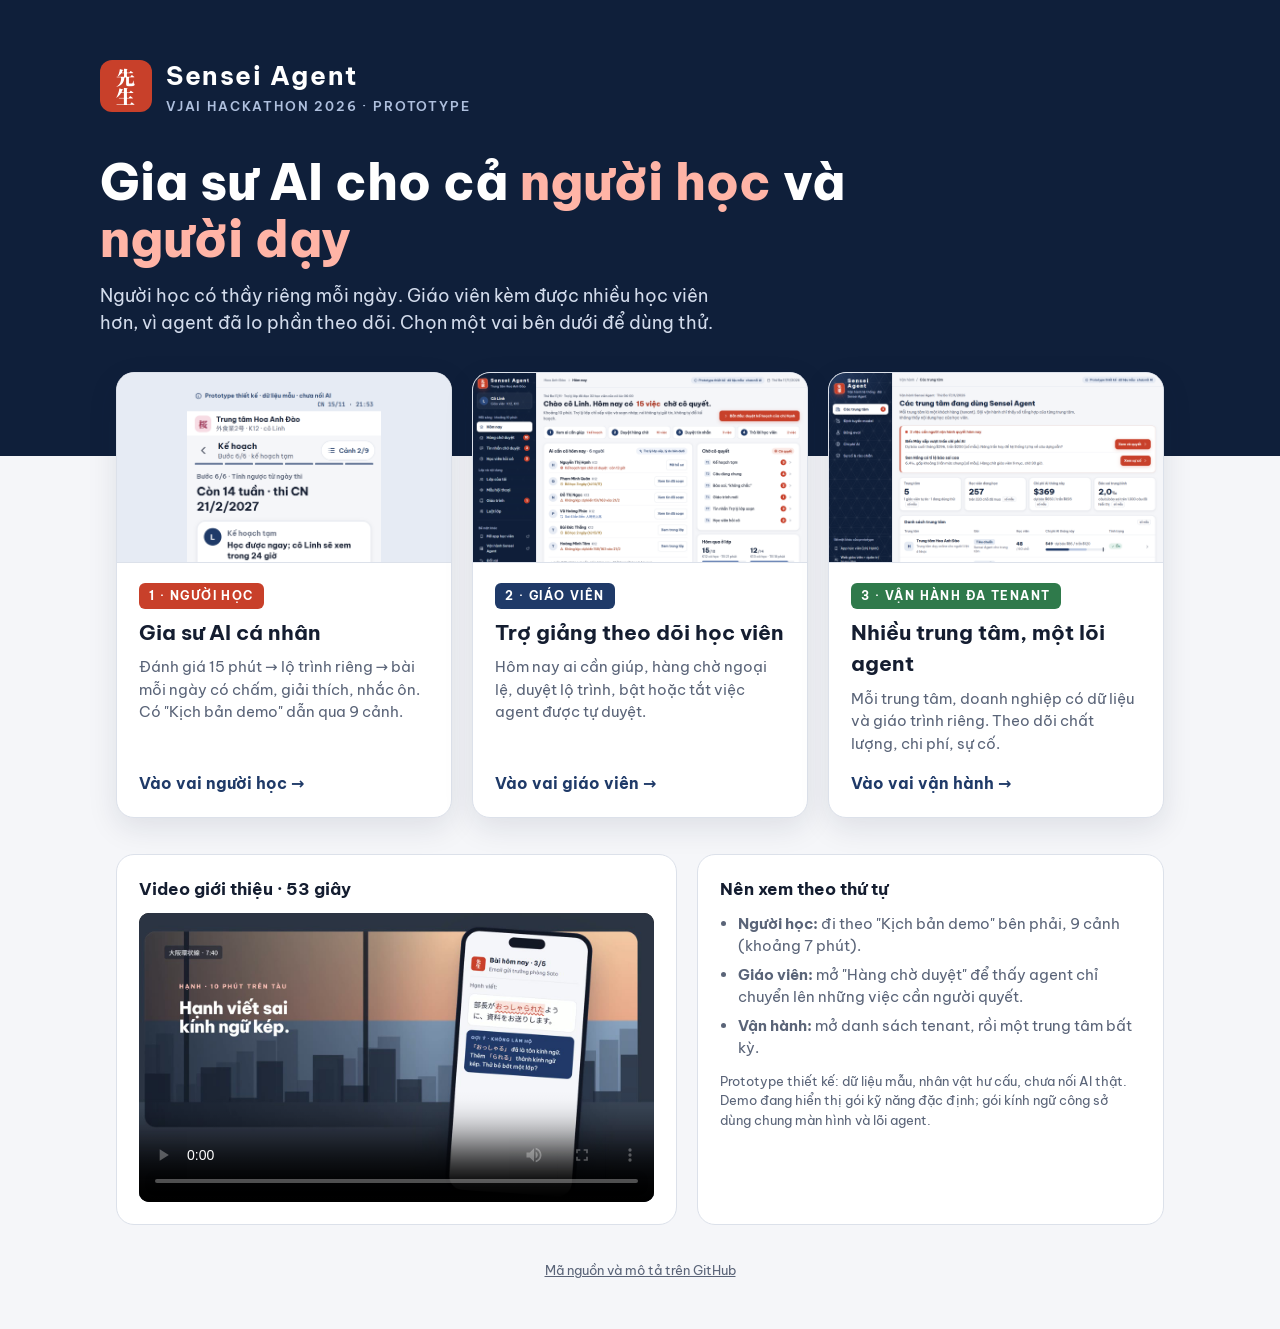
<file: index.html>
<!doctype html>
<html lang="vi">
<head>
<meta charset="utf-8">
<meta name="viewport" content="width=device-width, initial-scale=1">
<title>Sensei Agent · Demo</title>
<meta name="description" content="Gia sư AI cho cả người học và người dạy. Chọn một vai để dùng thử prototype.">
<link rel="preconnect" href="https://fonts.googleapis.com">
<link href="https://fonts.googleapis.com/css2?family=Be+Vietnam+Pro:wght@400;500;600;700;800&family=Noto+Serif+JP:wght@900&display=swap" rel="stylesheet">
<style>
  :root { --ai:#1F3A68; --ai-ink:#0F1F3A; --ai-soft:#E6EBF4; --paper:#F5F6F9; --card:#FFFFFF; --ink:#141D30; --muted:#5A6478; --line:#DCE1EA; --shu:#C8402A; --green:#2F7A4B; }
  * { box-sizing:border-box; margin:0; }
  body { font-family:'Be Vietnam Pro',system-ui,sans-serif; background:var(--paper); color:var(--ink); line-height:1.5; }
  a { color:inherit; }
  .hero { background:var(--ai-ink); color:#fff; padding:56px 16px 120px; }
  .wrap { max-width:1080px; margin:0 auto; }
  .brand { display:flex; align-items:center; gap:14px; }
  .mark { width:52px; height:52px; border-radius:12px; background:var(--shu); display:grid; place-items:center; font-family:'Noto Serif JP',serif; font-weight:900; font-size:19px; line-height:1; writing-mode:vertical-rl; }
  .brand b { font-size:26px; letter-spacing:.06em; }
  .event { font-size:13px; letter-spacing:.14em; color:#AFC0DE; font-weight:600; margin-top:2px; }
  h1 { font-size:clamp(30px,5vw,50px); line-height:1.15; font-weight:800; margin-top:36px; max-width:760px; }
  h1 em { font-style:normal; color:#FFB4A6; }
  .lead { margin-top:14px; font-size:18px; color:#D3DCEC; max-width:640px; }
  .roles { display:grid; grid-template-columns:repeat(3,1fr); gap:20px; margin-top:-84px; padding:0 16px; }
  .role { background:var(--card); border:1px solid var(--line); border-radius:18px; overflow:hidden; text-decoration:none; display:flex; flex-direction:column; box-shadow:0 10px 30px rgba(15,31,58,.10); transition:transform .18s, box-shadow .18s; }
  .role:hover { transform:translateY(-4px); box-shadow:0 18px 40px rgba(15,31,58,.18); }
  .role:focus-visible { outline:3px solid var(--shu); outline-offset:3px; }
  .shot { height:190px; background:var(--ai-soft) center top / cover no-repeat; border-bottom:1px solid var(--line); }
  .body { padding:20px 22px 22px; display:flex; flex-direction:column; gap:8px; flex:1; }
  .tag { align-self:flex-start; font-size:12px; font-weight:700; letter-spacing:.12em; color:#fff; padding:4px 10px; border-radius:6px; }
  .role h2 { font-size:21px; }
  .role p { color:var(--muted); font-size:15px; flex:1; }
  .go { margin-top:8px; font-weight:700; color:var(--ai); }
  .go::after { content:" →"; }
  .more { display:grid; grid-template-columns:1.2fr 1fr; gap:20px; margin:36px auto 0; padding:0 16px; }
  .panel { background:var(--card); border:1px solid var(--line); border-radius:18px; padding:22px; }
  .panel h3 { font-size:17px; margin-bottom:10px; }
  video { width:100%; border-radius:10px; display:block; background:#000; }
  ul { padding-left:18px; color:var(--muted); font-size:15px; }
  li + li { margin-top:6px; }
  .note { font-size:13px; color:var(--muted); margin-top:12px; }
  footer { text-align:center; color:var(--muted); font-size:13px; padding:36px 16px 48px; }
  @media (max-width:860px) { .roles, .more { grid-template-columns:1fr; } .shot { height:160px; } }
</style>
</head>
<body>
  <header class="hero">
    <div class="wrap">
      <div class="brand">
        <div class="mark" aria-hidden="true">先生</div>
        <div><b>Sensei Agent</b><div class="event">VJAI HACKATHON 2026 · PROTOTYPE</div></div>
      </div>
      <h1>Gia sư AI cho cả <em>người học</em> và <em>người dạy</em></h1>
      <p class="lead">Người học có thầy riêng mỗi ngày. Giáo viên kèm được nhiều học viên hơn, vì agent đã lo phần theo dõi. Chọn một vai bên dưới để dùng thử.</p>
    </div>
  </header>
  <main>
    <div class="wrap roles">
      <a class="role" href="demo/">
        <div class="shot" style="background-image:url('media/learner-plan.png'); background-size:58%; background-position:center 16px;"></div>
        <div class="body">
          <span class="tag" style="background:var(--shu)">1 · NGƯỜI HỌC</span>
          <h2>Gia sư AI cá nhân</h2>
          <p>Đánh giá 15 phút → lộ trình riêng → bài mỗi ngày có chấm, giải thích, nhắc ôn. Có "Kịch bản demo" dẫn qua 9 cảnh.</p>
          <span class="go">Vào vai người học</span>
        </div>
      </a>
      <a class="role" href="demo/teacher/#p=today">
        <div class="shot" style="background-image:url('media/teacher-today.png')"></div>
        <div class="body">
          <span class="tag" style="background:var(--ai)">2 · GIÁO VIÊN</span>
          <h2>Trợ giảng theo dõi học viên</h2>
          <p>Hôm nay ai cần giúp, hàng chờ ngoại lệ, duyệt lộ trình, bật hoặc tắt việc agent được tự duyệt.</p>
          <span class="go">Vào vai giáo viên</span>
        </div>
      </a>
      <a class="role" href="demo/ops/">
        <div class="shot" style="background-image:url('media/ops-tenants.png')"></div>
        <div class="body">
          <span class="tag" style="background:var(--green)">3 · VẬN HÀNH ĐA TENANT</span>
          <h2>Nhiều trung tâm, một lõi agent</h2>
          <p>Mỗi trung tâm, doanh nghiệp có dữ liệu và giáo trình riêng. Theo dõi chất lượng, chi phí, sự cố.</p>
          <span class="go">Vào vai vận hành</span>
        </div>
      </a>
    </div>
    <div class="wrap more">
      <section class="panel">
        <h3>Video giới thiệu · 53 giây</h3>
        <video src="media/sensei-agent-video.mp4" controls preload="metadata" poster="media/video-poster.jpg"></video>
      </section>
      <section class="panel">
        <h3>Nên xem theo thứ tự</h3>
        <ul>
          <li><b>Người học:</b> đi theo "Kịch bản demo" bên phải, 9 cảnh (khoảng 7 phút).</li>
          <li><b>Giáo viên:</b> mở "Hàng chờ duyệt" để thấy agent chỉ chuyển lên những việc cần người quyết.</li>
          <li><b>Vận hành:</b> mở danh sách tenant, rồi một trung tâm bất kỳ.</li>
        </ul>
        <p class="note">Prototype thiết kế: dữ liệu mẫu, nhân vật hư cấu, chưa nối AI thật. Demo đang hiển thị gói kỹ năng đặc định; gói kính ngữ công sở dùng chung màn hình và lõi agent.</p>
      </section>
    </div>
  </main>
  <footer><a href="https://github.com/hoangduong92/sensei-agent">Mã nguồn và mô tả trên GitHub</a></footer>
</body>
</html>
</file>
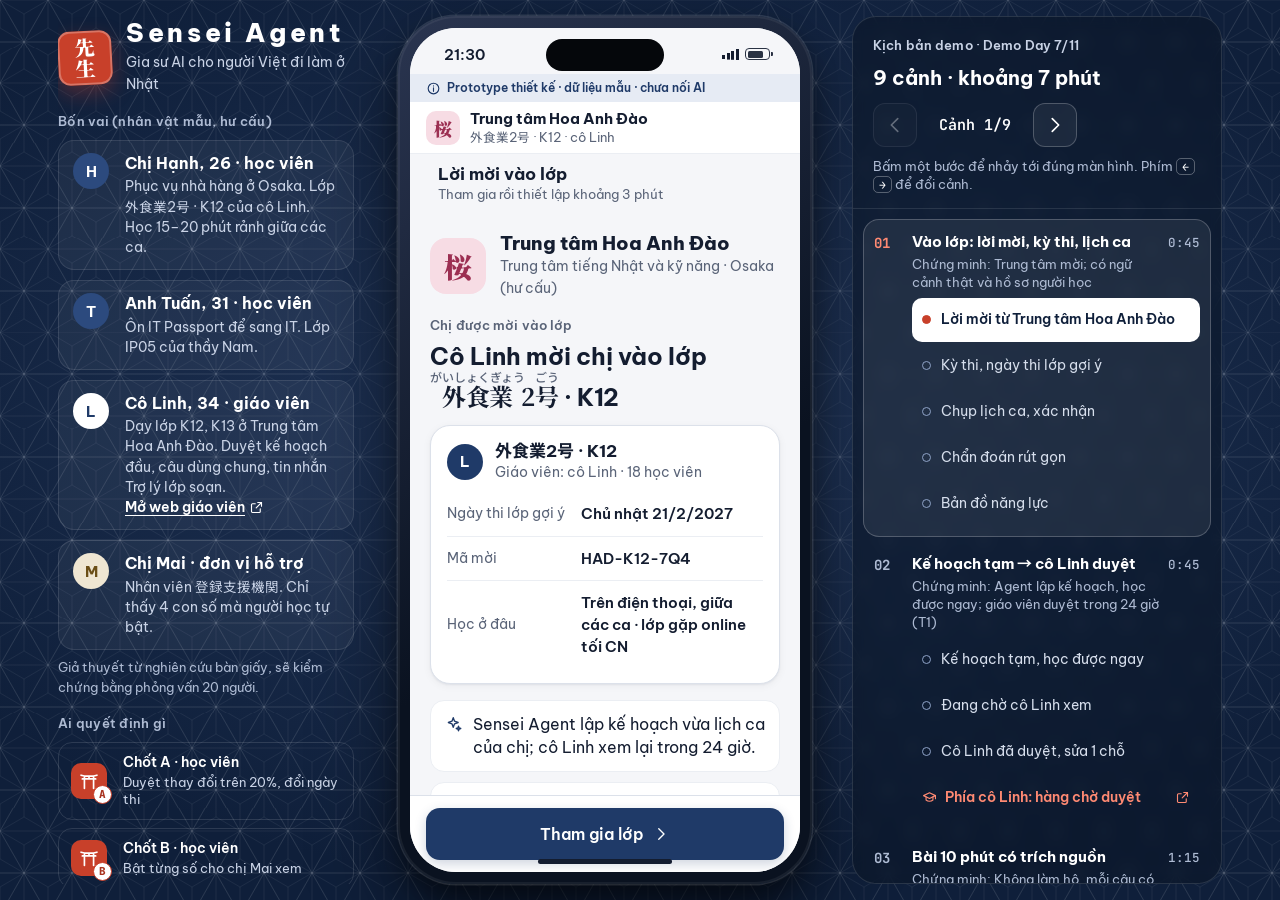
<file: demo/index.html>
<!doctype html>
<html lang="vi">
<head>
<meta charset="utf-8">
<meta name="viewport" content="width=device-width, initial-scale=1, viewport-fit=cover">
<title>Sensei Agent · Prototype thiết kế</title>
<meta name="description" content="Prototype thiết kế bấm được của Sensei Agent, gia sư AI cho người Việt đi làm ở Nhật. Dữ liệu mẫu, chưa nối AI.">
<meta name="theme-color" content="#0F1F3A">
<link rel="icon" href="data:image/svg+xml,%3Csvg xmlns='http://www.w3.org/2000/svg' viewBox='0 0 64 64'%3E%3Crect width='64' height='64' rx='14' fill='%23C8402A'/%3E%3Ctext x='32' y='45' font-size='38' text-anchor='middle' fill='white' font-family='serif' font-weight='700'%3E%E5%85%88%3C/text%3E%3C/svg%3E">
<link rel="preconnect" href="https://fonts.googleapis.com">
<link rel="preconnect" href="https://fonts.gstatic.com" crossorigin>
<link rel="stylesheet" href="https://fonts.googleapis.com/css2?family=Be+Vietnam+Pro:wght@300;400;500;600;700;800&family=JetBrains+Mono:wght@400;500;700&family=Noto+Sans+JP:wght@400;500;700&family=Noto+Serif+JP:wght@700;900&display=swap">
<link rel="stylesheet" href="assets/app.css">
</head>
<body>
<a class="skip" href="#view">Bỏ qua, tới màn hình app</a>

<svg width="0" height="0" style="position:absolute" aria-hidden="true" focusable="false">
  <symbol id="i-sun" viewBox="0 0 24 24"><circle cx="12" cy="12" r="4"/><path d="M12 2.5v2M12 19.5v2M4.6 4.6l1.4 1.4M18 18l1.4 1.4M2.5 12h2M19.5 12h2M4.6 19.4L6 18M18 6l1.4-1.4"/></symbol>
  <symbol id="i-cal" viewBox="0 0 24 24"><rect x="3.5" y="5" width="17" height="15.5" rx="2.5"/><path d="M3.5 10h17M8 3v4M16 3v4"/></symbol>
  <symbol id="i-camera" viewBox="0 0 24 24"><path d="M4.5 8h2.8l1.8-2.6h5.8L16.7 8h2.8a1.5 1.5 0 0 1 1.5 1.5v9A1.5 1.5 0 0 1 19.5 20h-15A1.5 1.5 0 0 1 3 18.5v-9A1.5 1.5 0 0 1 4.5 8z"/><circle cx="12" cy="13.8" r="3.6"/></symbol>
  <symbol id="i-chat" viewBox="0 0 24 24"><path d="M5 4.5h14A2 2 0 0 1 21 6.5v8.5a2 2 0 0 1-2 2h-8.5L5.5 21v-4H5a2 2 0 0 1-2-2V6.5a2 2 0 0 1 2-2z"/><path d="M8 9.5h8M8 13h5"/></symbol>
  <symbol id="i-user" viewBox="0 0 24 24"><circle cx="12" cy="8" r="4"/><path d="M4 20.5c1-4 4.4-6 8-6s7 2 8 6"/></symbol>
  <symbol id="i-back" viewBox="0 0 24 24"><path d="M15 5l-7 7 7 7"/></symbol>
  <symbol id="i-next" viewBox="0 0 24 24"><path d="M9 5l7 7-7 7"/></symbol>
  <symbol id="i-check" viewBox="0 0 24 24"><path d="M5 12.5l4.5 4.5L19 7.5"/></symbol>
  <symbol id="i-x" viewBox="0 0 24 24"><path d="M6.5 6.5l11 11M17.5 6.5l-11 11"/></symbol>
  <symbol id="i-lock" viewBox="0 0 24 24"><rect x="5" y="10.5" width="14" height="10" rx="2.2"/><path d="M8.5 10.5V7.8a3.5 3.5 0 0 1 7 0v2.7M12 14.5v2.5"/></symbol>
  <symbol id="i-shield" viewBox="0 0 24 24"><path d="M12 3l7.5 2.8v5.7c0 4.6-3.2 8.2-7.5 9.5-4.3-1.3-7.5-4.9-7.5-9.5V5.8z"/><path d="M9 12l2.2 2.2L15.5 10"/></symbol>
  <symbol id="i-phone" viewBox="0 0 24 24"><path d="M6 3.5h3l1.6 4.4-2.1 1.4a11.5 11.5 0 0 0 6.2 6.2l1.4-2.1 4.4 1.6v3A2.5 2.5 0 0 1 18 20.5 15 15 0 0 1 3.5 6 2.5 2.5 0 0 1 6 3.5z"/></symbol>
  <symbol id="i-ext" viewBox="0 0 24 24"><path d="M14 4h6v6M20 4l-8.5 8.5M18 14v4.5a1.5 1.5 0 0 1-1.5 1.5h-11A1.5 1.5 0 0 1 4 18.5v-11A1.5 1.5 0 0 1 5.5 6H10"/></symbol>
  <symbol id="i-book" viewBox="0 0 24 24"><path d="M4.5 5.5A2.5 2.5 0 0 1 7 3h12.5v15H7a2.5 2.5 0 0 0-2.5 2.5z"/><path d="M4.5 20.5V5.5M19.5 18v3H7M9 7.5h6.5"/></symbol>
  <symbol id="i-flag" viewBox="0 0 24 24"><path d="M5.5 21V4M5.5 4.5h11.5l-2.3 4 2.3 4H5.5"/></symbol>
  <symbol id="i-bulb" viewBox="0 0 24 24"><path d="M9.3 17.5h5.4M10.2 20.5h3.6M12 3a6 6 0 0 0-3.6 10.8c.7.6 1 1.3 1 2.2v1.5h5.2V16c0-.9.3-1.6 1-2.2A6 6 0 0 0 12 3z"/></symbol>
  <symbol id="i-trash" viewBox="0 0 24 24"><path d="M4 7h16M9.5 7V4.5h5V7M6 7l1 13.5h10L18 7M10 11v6M14 11v6"/></symbol>
  <symbol id="i-refresh" viewBox="0 0 24 24"><path d="M20 11A8 8 0 0 0 5.6 6.4L4 8M4 3.5V8h4.5M4 13a8 8 0 0 0 14.4 4.6L20 16M20 20.5V16h-4.5"/></symbol>
  <symbol id="i-clock" viewBox="0 0 24 24"><circle cx="12" cy="12" r="8.5"/><path d="M12 7.5V12l3 2"/></symbol>
  <symbol id="i-train" viewBox="0 0 24 24"><rect x="5.5" y="3" width="13" height="14" rx="3"/><path d="M5.5 10.5h13M9 14h.01M15 14h.01M8.5 21l2-4M15.5 21l-2-4"/></symbol>
  <symbol id="i-cup" viewBox="0 0 24 24"><path d="M4 9h12.5v4.5A5.5 5.5 0 0 1 11 19H9.5A5.5 5.5 0 0 1 4 13.5z"/><path d="M16.5 10.5h1.2a2.6 2.6 0 0 1 0 5.2h-1.6M8 3.5v2.5M12 3.5v2.5"/></symbol>
  <symbol id="i-moon" viewBox="0 0 24 24"><path d="M19.5 14.5A8 8 0 1 1 9.5 4.5a6.5 6.5 0 0 0 10 10z"/></symbol>
  <symbol id="i-eye" viewBox="0 0 24 24"><path d="M2.5 12S6 5.5 12 5.5 21.5 12 21.5 12 18 18.5 12 18.5 2.5 12 2.5 12z"/><circle cx="12" cy="12" r="3"/></symbol>
  <symbol id="i-info" viewBox="0 0 24 24"><circle cx="12" cy="12" r="8.5"/><path d="M12 11v5.5M12 7.8v.2"/></symbol>
  <symbol id="i-pen" viewBox="0 0 24 24"><path d="M4.5 19.5h3.8L19 8.8 15.2 5 4.5 15.7zM13.5 6.7l3.8 3.8"/></symbol>
  <symbol id="i-spark" viewBox="0 0 24 24"><path d="M11 3.5l1.7 4.8 4.8 1.7-4.8 1.7L11 16.5l-1.7-4.8L4.5 10l4.8-1.7zM18 15l.8 2.2 2.2.8-2.2.8L18 21l-.8-2.2-2.2-.8 2.2-.8z"/></symbol>
  <symbol id="i-map" viewBox="0 0 24 24"><path d="M9 4.5L3.5 6.5v13l5.5-2 6 2 5.5-2v-13l-5.5 2zM9 4.5v13M15 6.5v13"/></symbol>
  <symbol id="i-send" viewBox="0 0 24 24"><path d="M4 11.8L20 4l-6 16-2.6-6.2zM11.4 13.8L20 4"/></symbol>
  <symbol id="i-list" viewBox="0 0 24 24"><path d="M9.5 6.5h10M9.5 12h10M9.5 17.5h10M4.5 6.5h.01M4.5 12h.01M4.5 17.5h.01"/></symbol>
  <symbol id="i-timer" viewBox="0 0 24 24"><circle cx="12" cy="13.5" r="7.5"/><path d="M12 9.5v4l2.5 2M9.5 2.5h5M18.5 6.5l1.2-1.2"/></symbol>
  <symbol id="i-users" viewBox="0 0 24 24"><circle cx="9" cy="8.5" r="3.5"/><path d="M2.5 20c.8-3.4 3.3-5.5 6.5-5.5s5.7 2.1 6.5 5.5M16 5a3.5 3.5 0 0 1 0 7M18 14.8c1.8.8 3 2.6 3.5 5.2"/></symbol>
  <symbol id="i-scan" viewBox="0 0 24 24"><path d="M4 8.5V5.5A1.5 1.5 0 0 1 5.5 4h3M15.5 4h3A1.5 1.5 0 0 1 20 5.5v3M20 15.5v3a1.5 1.5 0 0 1-1.5 1.5h-3M8.5 20h-3A1.5 1.5 0 0 1 4 18.5v-3M4 12h16"/></symbol>
  <symbol id="i-alert" viewBox="0 0 24 24"><path d="M12 3.5l9.5 16.5h-19z"/><path d="M12 10v4.5M12 17.2v.2"/></symbol>
  <symbol id="i-gate" viewBox="0 0 24 24"><path d="M2.5 5c4.5 1.6 14.5 1.6 19 0M4 9.5h16M6.5 6.4V21M17.5 6.4V21M12 6.9v2.6"/></symbol>
  <symbol id="i-play" viewBox="0 0 24 24"><path d="M8 5.5l10.5 6.5L8 18.5z"/></symbol>
  <symbol id="i-file" viewBox="0 0 24 24"><path d="M14 3.5H7A1.5 1.5 0 0 0 5.5 5v14A1.5 1.5 0 0 0 7 20.5h10a1.5 1.5 0 0 0 1.5-1.5V8z"/><path d="M14 3.5V8h4.5M9 12.5h6M9 16h6"/></symbol>
  <symbol id="i-mega" viewBox="0 0 24 24"><path d="M4 10v4h3l7 4.5v-13L7 10z"/><path d="M17.5 9.5a3.5 3.5 0 0 1 0 5M7 14l1.2 5h2.3l-1-5"/></symbol>
  <symbol id="i-school" viewBox="0 0 24 24"><path d="M2.5 9L12 4.5 21.5 9 12 13.5z"/><path d="M6.5 11v5c3 2.5 8 2.5 11 0v-5M21.5 9v5"/></symbol>
</svg>

<div class="stage">
  <aside class="rail" aria-label="Về prototype này">
    <div class="brand">
      <span class="seal" aria-hidden="true">先生</span>
      <div><p class="wordmark">Sensei Agent</p><p class="tagline">Gia sư AI cho người Việt đi làm ở Nhật</p></div>
    </div>

    <section aria-labelledby="personasT">
      <h2 class="rail-label" id="personasT">Bốn vai (nhân vật mẫu, hư cấu)</h2>
      <div class="personas">
        <article class="persona"><span class="av" aria-hidden="true">H</span><div><h3>Chị Hạnh, 26 · học viên</h3><p>Phục vụ nhà hàng ở Osaka. Lớp <span lang="ja">外食業2号</span> · K12 của cô Linh. Học 15–20 phút rảnh giữa các ca.</p></div></article>
        <article class="persona"><span class="av" aria-hidden="true">T</span><div><h3>Anh Tuấn, 31 · học viên</h3><p>Ôn IT Passport để sang IT. Lớp IP05 của thầy Nam.</p></div></article>
        <article class="persona"><span class="av av-teach" aria-hidden="true">L</span><div><h3>Cô Linh, 34 · giáo viên</h3><p>Dạy lớp K12, K13 ở Trung tâm Hoa Anh Đào. Duyệt kế hoạch đầu, câu dùng chung, tin nhắn Trợ lý lớp soạn. <a class="rail-link" href="../teacher/index.html#p=today" target="_blank" rel="noopener">Mở web giáo viên<svg class="ic ic-xs" aria-hidden="true"><use href="#i-ext"></use></svg></a></p></div></article>
        <article class="persona"><span class="av av-mai" aria-hidden="true">M</span><div><h3>Chị Mai · đơn vị hỗ trợ</h3><p>Nhân viên <span lang="ja">登録支援機関</span>. Chỉ thấy 4 con số mà người học tự bật.</p></div></article>
      </div>
      <p class="rail-fine">Giả thuyết từ nghiên cứu bàn giấy, sẽ kiểm chứng bằng phỏng vấn 20 người.</p>
    </section>

    <section aria-labelledby="gatesT">
      <h2 class="rail-label" id="gatesT">Ai quyết định gì</h2>
      <div class="gates-legend">
        <button class="gl" data-act="go" data-arg="replan-diff"><span class="gate-mark sm" aria-hidden="true"><svg class="ic"><use href="#i-gate"></use></svg><b>A</b></span><span class="gl-t">Chốt A · học viên<em>Duyệt thay đổi trên 20%, đổi ngày thi</em></span></button>
        <button class="gl" data-act="go" data-arg="privacy"><span class="gate-mark sm" aria-hidden="true"><svg class="ic"><use href="#i-gate"></use></svg><b>B</b></span><span class="gl-t">Chốt B · học viên<em>Bật từng số cho chị Mai xem</em></span></button>
        <button class="gl" data-act="go" data-arg="plan-approved"><span class="gate-mark sm" aria-hidden="true"><svg class="ic"><use href="#i-gate"></use></svg><b>L</b></span><span class="gl-t">Cô Linh · giáo viên<em>Kế hoạch đầu (T1), câu dùng chung (T2), trả lời câu hỏi (T6), tin nhắn lớp (T7)</em></span></button>
      </div>
      <p class="shu-note"><span class="shu-dot" aria-hidden="true"></span>Màu son (朱) trong app = chỗ con người quyết định.</p>
    </section>

    <p class="rail-foot">Làm ở giai đoạn đề xuất (9/2026), khai báo theo Rulebook 8.3 và FAQ 10. Lõi AI và máy chủ xây trong 25/10–6/11/2026.</p>
  </aside>

  <header class="topbar">
    <div class="brand sm"><span class="seal sm" aria-hidden="true">先生</span><p class="wordmark">Sensei Agent</p></div>
    <button class="topbar-guide" data-act="guide" aria-controls="guide" aria-expanded="false"><svg class="ic ic-sm" aria-hidden="true"><use href="#i-list"></use></svg><span>Kịch bản demo · <span class="js-pos">Cảnh 1/9</span></span></button>
  </header>

  <main class="center">
    <div class="device-box">
      <div class="device">
        <div class="phone" id="phone" role="region" aria-label="Màn hình app Sensei Agent">
          <div class="statusbar" aria-hidden="true"><span id="sb-time" class="sb-time">21:30</span><span class="island"></span><span class="sb-right"><span id="sb-day">CN 15/11</span><span class="sb-sig"></span><span class="sb-bat"></span></span></div>
          <div class="badge-strip"><span class="badge"><svg class="ic ic-xs" aria-hidden="true"><use href="#i-info"></use></svg>Prototype thiết kế · dữ liệu mẫu · chưa nối AI</span><span id="badge-clock" class="badge-clock"></span></div>
          <div id="tenant" class="tenant"></div>
          <div id="rolebar" class="rolebar" hidden></div>
          <header id="appbar" class="appbar"></header>
          <div id="view" class="view" tabindex="-1"></div>
          <div id="dock" class="dock" hidden></div>
          <nav id="tabbar" class="tabbar" aria-label="Điều hướng chính" hidden></nav>
          <div id="sheet" class="sheet" hidden></div>
          <div id="toast" class="toast" role="status" aria-live="polite"></div>
          <span class="home-ind" aria-hidden="true"></span>
        </div>
      </div>
    </div>
  </main>

  <aside id="guide" class="guide" aria-label="Kịch bản demo">
    <div class="guide-head">
      <div class="guide-top">
        <p class="eyebrow on-dark">Kịch bản demo · Demo Day 7/11</p>
        <button class="guide-close" data-act="closeGuide" aria-label="Đóng kịch bản"><svg class="ic" aria-hidden="true"><use href="#i-x"></use></svg></button>
      </div>
      <h2 class="guide-h">9 cảnh · khoảng 7 phút</h2>
      <div class="guide-nav">
        <button id="prevScene" data-act="prevScene" aria-label="Cảnh trước"><svg class="ic" aria-hidden="true"><use href="#i-back"></use></svg></button>
        <span id="guide-pos" class="guide-pos" aria-live="polite">Cảnh 1/9</span>
        <button id="nextScene" data-act="nextScene" aria-label="Cảnh sau"><svg class="ic" aria-hidden="true"><use href="#i-next"></use></svg></button>
      </div>
      <p class="kbd-hint">Bấm một bước để nhảy tới đúng màn hình. Phím <kbd>←</kbd> <kbd>→</kbd> để đổi cảnh.</p>
    </div>
    <div id="guide-body" class="guide-body"></div>
  </aside>
  <div id="guide-scrim" class="guide-scrim" data-act="closeGuide" hidden></div>
</div>

<script src="assets/data.js"></script>
<script src="assets/app.js"></script>
</body>
</html>
</file>
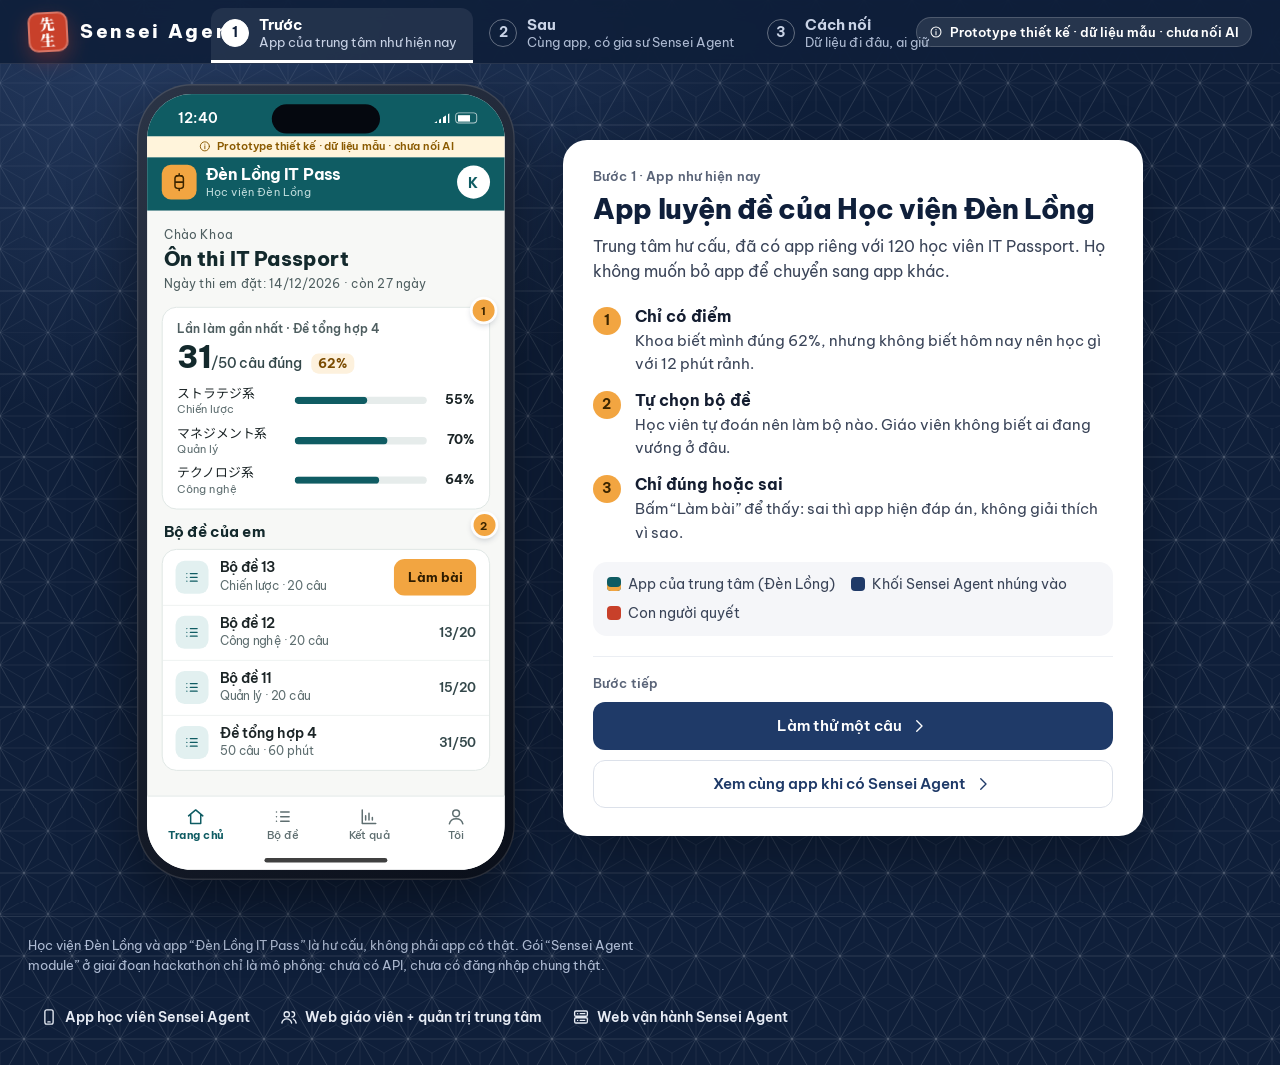
<file: demo/integration/index.html>
<!doctype html>
<html lang="vi">
<head>
<meta charset="utf-8">
<meta name="viewport" content="width=device-width, initial-scale=1, viewport-fit=cover">
<title>Sensei Agent · Mô phỏng gắn vào app có sẵn</title>
<meta name="description" content="Prototype thiết kế: Sensei Agent module gắn vào app luyện đề IT Passport có sẵn của một trung tâm hư cấu (Học viện Đèn Lồng). Dữ liệu mẫu, chưa nối AI, chưa có API thật.">
<meta name="theme-color" content="#0F1F3A">
<link rel="icon" href="data:image/svg+xml,%3Csvg xmlns='http://www.w3.org/2000/svg' viewBox='0 0 64 64'%3E%3Crect width='64' height='64' rx='14' fill='%231F3A68'/%3E%3Ctext x='32' y='45' font-size='38' text-anchor='middle' fill='white' font-family='serif' font-weight='700'%3E%E5%85%88%3C/text%3E%3C/svg%3E">
<link rel="preconnect" href="https://fonts.googleapis.com">
<link rel="preconnect" href="https://fonts.gstatic.com" crossorigin>
<link rel="stylesheet" href="https://fonts.googleapis.com/css2?family=Be+Vietnam+Pro:wght@300;400;500;600;700;800&family=JetBrains+Mono:wght@400;500;700&family=Noto+Sans+JP:wght@400;500;700&family=Noto+Serif+JP:wght@700;900&display=swap">
<link rel="stylesheet" href="assets/integration.css">
</head>
<body>
<a class="skip" href="#main">Bỏ qua, tới nội dung</a>

<svg width="0" height="0" style="position:absolute" aria-hidden="true" focusable="false">
  <symbol id="i-lantern" viewBox="0 0 24 24"><path d="M12 2v2.5M8.5 4.5h7M7 7.5c0-1.7 2.2-3 5-3s5 1.3 5 3v9c0 1.7-2.2 3-5 3s-5-1.3-5-3zM7 12h10M12 19.5V22"/></symbol>
  <symbol id="i-home" viewBox="0 0 24 24"><path d="M3.5 11L12 4l8.5 7M6 9.5V20h12V9.5"/></symbol>
  <symbol id="i-list" viewBox="0 0 24 24"><path d="M9.5 6.5h10M9.5 12h10M9.5 17.5h10M4.5 6.5h.01M4.5 12h.01M4.5 17.5h.01"/></symbol>
  <symbol id="i-chart" viewBox="0 0 24 24"><path d="M4 20V4M4 20h16M8 16v-5M12 16V8M16 16v-3"/></symbol>
  <symbol id="i-user" viewBox="0 0 24 24"><circle cx="12" cy="8" r="4"/><path d="M4 20.5c1-4 4.4-6 8-6s7 2 8 6"/></symbol>
  <symbol id="i-back" viewBox="0 0 24 24"><path d="M15 5l-7 7 7 7"/></symbol>
  <symbol id="i-next" viewBox="0 0 24 24"><path d="M9 5l7 7-7 7"/></symbol>
  <symbol id="i-check" viewBox="0 0 24 24"><path d="M5 12.5l4.5 4.5L19 7.5"/></symbol>
  <symbol id="i-x" viewBox="0 0 24 24"><path d="M6.5 6.5l11 11M17.5 6.5l-11 11"/></symbol>
  <symbol id="i-lock" viewBox="0 0 24 24"><rect x="5" y="10.5" width="14" height="10" rx="2.2"/><path d="M8.5 10.5V7.8a3.5 3.5 0 0 1 7 0v2.7M12 14.5v2.5"/></symbol>
  <symbol id="i-shield" viewBox="0 0 24 24"><path d="M12 3l7.5 2.8v5.7c0 4.6-3.2 8.2-7.5 9.5-4.3-1.3-7.5-4.9-7.5-9.5V5.8z"/><path d="M9 12l2.2 2.2L15.5 10"/></symbol>
  <symbol id="i-info" viewBox="0 0 24 24"><circle cx="12" cy="12" r="8.5"/><path d="M12 11v5.5M12 7.8v.2"/></symbol>
  <symbol id="i-bulb" viewBox="0 0 24 24"><path d="M9.3 17.5h5.4M10.2 20.5h3.6M12 3a6 6 0 0 0-3.6 10.8c.7.6 1 1.3 1 2.2v1.5h5.2V16c0-.9.3-1.6 1-2.2A6 6 0 0 0 12 3z"/></symbol>
  <symbol id="i-send" viewBox="0 0 24 24"><path d="M4 11.8L20 4l-6 16-2.6-6.2zM11.4 13.8L20 4"/></symbol>
  <symbol id="i-chat" viewBox="0 0 24 24"><path d="M5 4.5h14A2 2 0 0 1 21 6.5v8.5a2 2 0 0 1-2 2h-8.5L5.5 21v-4H5a2 2 0 0 1-2-2V6.5a2 2 0 0 1 2-2z"/><path d="M8 9.5h8M8 13h5"/></symbol>
  <symbol id="i-flag" viewBox="0 0 24 24"><path d="M5.5 21V4M5.5 4.5h11.5l-2.3 4 2.3 4H5.5"/></symbol>
  <symbol id="i-clock" viewBox="0 0 24 24"><circle cx="12" cy="12" r="8.5"/><path d="M12 7.5V12l3 2"/></symbol>
  <symbol id="i-gate" viewBox="0 0 24 24"><path d="M2.5 5c4.5 1.6 14.5 1.6 19 0M4 9.5h16M6.5 6.4V21M17.5 6.4V21M12 6.9v2.6"/></symbol>
  <symbol id="i-ext" viewBox="0 0 24 24"><path d="M14 4h6v6M20 4l-8.5 8.5M18 14v4.5a1.5 1.5 0 0 1-1.5 1.5h-11A1.5 1.5 0 0 1 4 18.5v-11A1.5 1.5 0 0 1 5.5 6H10"/></symbol>
  <symbol id="i-cards" viewBox="0 0 24 24"><rect x="3.5" y="6.5" width="13" height="14" rx="2"/><path d="M7.5 3.5h11a2 2 0 0 1 2 2v12"/></symbol>
  <symbol id="i-book" viewBox="0 0 24 24"><path d="M4.5 5.5A2.5 2.5 0 0 1 7 3h12.5v15H7a2.5 2.5 0 0 0-2.5 2.5z"/><path d="M4.5 20.5V5.5M19.5 18v3H7M9 7.5h6.5"/></symbol>
  <symbol id="i-plug" viewBox="0 0 24 24"><path d="M9 3.5v4M15 3.5v4M6.5 7.5h11v3.5a5.5 5.5 0 0 1-11 0zM12 16.5v4"/></symbol>
  <symbol id="i-server" viewBox="0 0 24 24"><rect x="3.5" y="4" width="17" height="7" rx="1.8"/><rect x="3.5" y="13" width="17" height="7" rx="1.8"/><path d="M7.5 7.5h.01M7.5 16.5h.01M11 7.5h6M11 16.5h6"/></symbol>
  <symbol id="i-phone" viewBox="0 0 24 24"><rect x="6.5" y="2.5" width="11" height="19" rx="2.5"/><path d="M10.5 18.5h3"/></symbol>
  <symbol id="i-users" viewBox="0 0 24 24"><circle cx="9" cy="8.5" r="3.5"/><path d="M2.5 20c.8-3.4 3.3-5.5 6.5-5.5s5.7 2.1 6.5 5.5M16 5a3.5 3.5 0 0 1 0 7M18 14.8c1.8.8 3 2.6 3.5 5.2"/></symbol>
</svg>

<header class="hdr">
  <div class="hdr-row">
    <a class="brand" href="../index.html" aria-label="Sensei Agent, về app học viên"><span class="seal" aria-hidden="true">先生</span><span><b class="wordmark">Sensei Agent</b><em>Mô phỏng: gắn vào app có sẵn của trung tâm</em></span></a>
    <p class="proto-badge"><svg class="ic ic-xs" aria-hidden="true"><use href="#i-info"></use></svg><span>Prototype thiết kế · dữ liệu mẫu · chưa nối AI</span></p>
  </div>
  <nav class="steps" id="steps" aria-label="Ba bước của mô phỏng"></nav>
</header>

<main id="main" class="stage" tabindex="-1"></main>

<footer class="foot">
  <p>Học viện Đèn Lồng và app “Đèn Lồng IT Pass” là hư cấu, không phải app có thật. Gói “Sensei Agent module” ở giai đoạn hackathon chỉ là mô phỏng: chưa có API, chưa có đăng nhập chung thật.</p>
  <nav class="foot-links" aria-label="Bề mặt khác của prototype">
    <a href="../index.html"><svg class="ic ic-sm" aria-hidden="true"><use href="#i-phone"></use></svg>App học viên Sensei Agent</a>
    <a href="../teacher/index.html#p=admin-plan"><svg class="ic ic-sm" aria-hidden="true"><use href="#i-users"></use></svg>Web giáo viên + quản trị trung tâm</a>
    <a href="../ops/index.html#p=tenant-den-long"><svg class="ic ic-sm" aria-hidden="true"><use href="#i-server"></use></svg>Web vận hành Sensei Agent</a>
  </nav>
</footer>

<div id="toast" class="toast" role="status" aria-live="polite"></div>

<script src="assets/integration.js"></script>
</body>
</html>
</file>
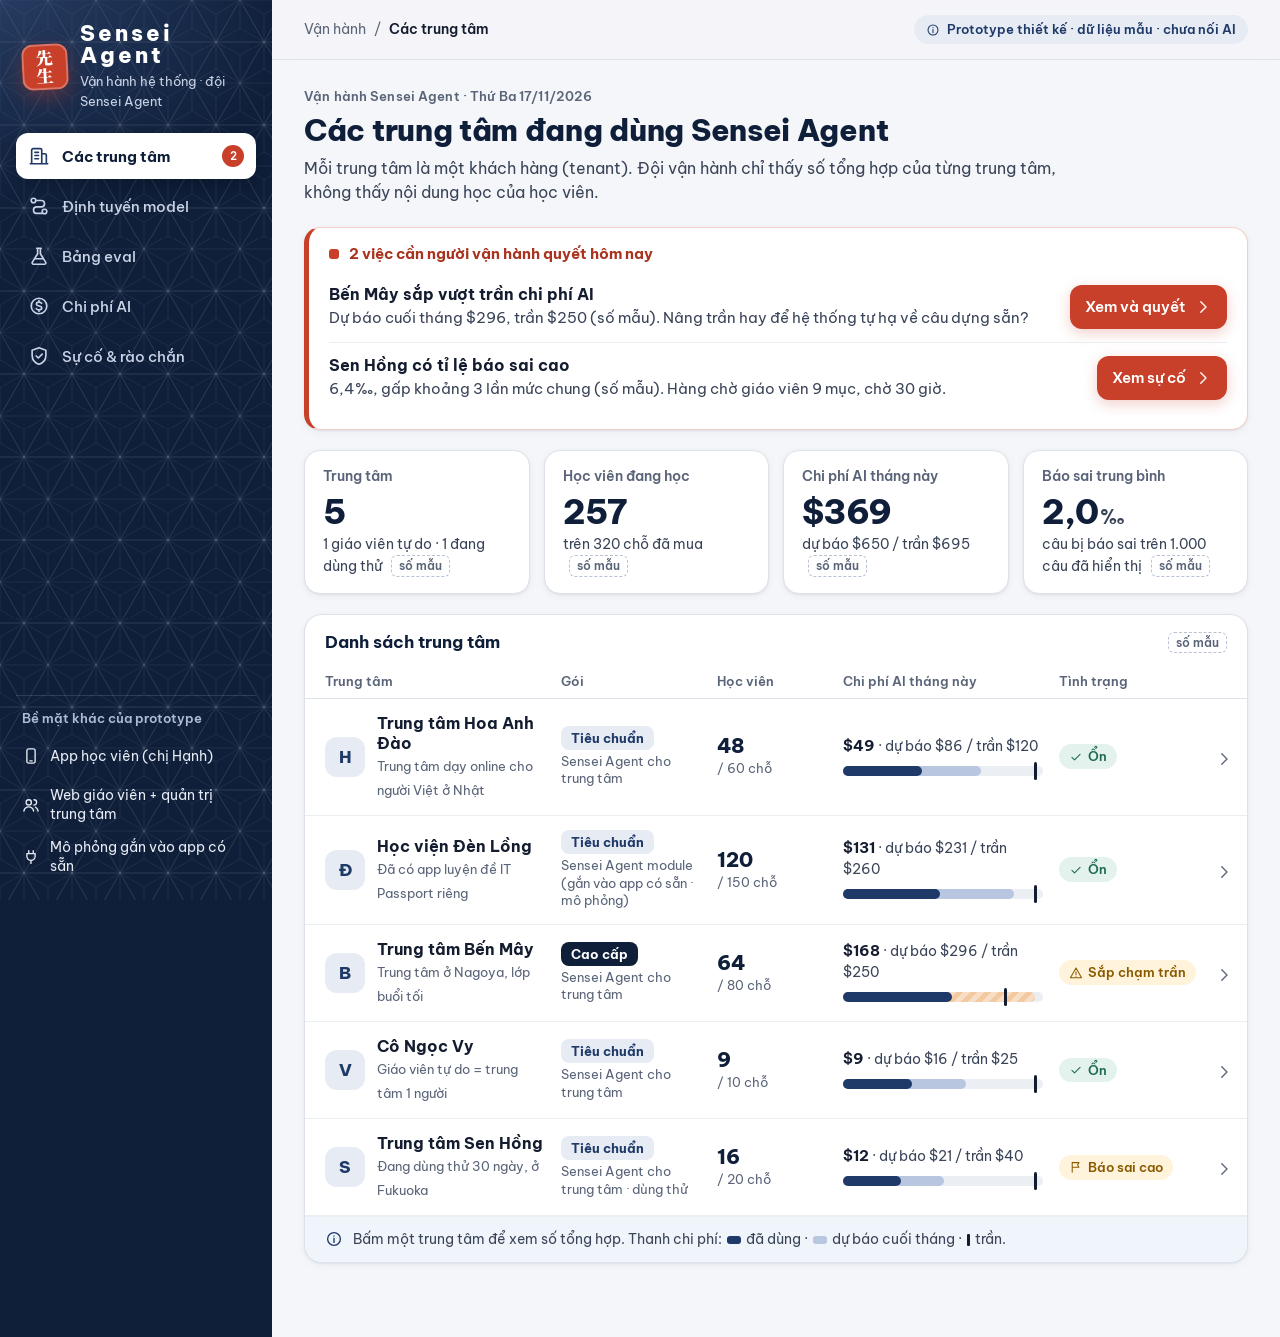
<file: demo/ops/index.html>
<!doctype html>
<html lang="vi">
<head>
<meta charset="utf-8">
<meta name="viewport" content="width=device-width, initial-scale=1, viewport-fit=cover">
<title>Sensei Agent · Vận hành hệ thống</title>
<meta name="description" content="Prototype thiết kế web vận hành của đội Sensei Agent: các trung tâm, định tuyến model, eval, chi phí AI, sự cố. Dữ liệu mẫu, chưa nối AI.">
<meta name="theme-color" content="#0F1F3A">
<link rel="icon" href="data:image/svg+xml,%3Csvg xmlns='http://www.w3.org/2000/svg' viewBox='0 0 64 64'%3E%3Crect width='64' height='64' rx='14' fill='%230F1F3A'/%3E%3Ctext x='32' y='45' font-size='38' text-anchor='middle' fill='white' font-family='serif' font-weight='700'%3E%E5%85%88%3C/text%3E%3C/svg%3E">
<link rel="preconnect" href="https://fonts.googleapis.com">
<link rel="preconnect" href="https://fonts.gstatic.com" crossorigin>
<link rel="stylesheet" href="https://fonts.googleapis.com/css2?family=Be+Vietnam+Pro:wght@300;400;500;600;700;800&family=JetBrains+Mono:wght@400;500;700&family=Noto+Sans+JP:wght@400;500;700&family=Noto+Serif+JP:wght@700;900&display=swap">
<link rel="stylesheet" href="assets/ops.css">
</head>
<body>
<a class="skip" href="#view">Bỏ qua, tới nội dung</a>

<svg width="0" height="0" style="position:absolute" aria-hidden="true" focusable="false">
  <symbol id="i-building" viewBox="0 0 24 24"><path d="M4 20.5V5.5A1.5 1.5 0 0 1 5.5 4h8A1.5 1.5 0 0 1 15 5.5v15M15 9.5h3.5A1.5 1.5 0 0 1 20 11v9.5M2.5 20.5h19M7.5 8h4M7.5 11.5h4M7.5 15h4"/></symbol>
  <symbol id="i-route" viewBox="0 0 24 24"><circle cx="6" cy="6" r="2.5"/><circle cx="18" cy="18" r="2.5"/><path d="M8.5 6h6a3.5 3.5 0 0 1 0 7h-5a3.5 3.5 0 0 0 0 7h6"/></symbol>
  <symbol id="i-flask" viewBox="0 0 24 24"><path d="M9.5 3.5h5M10.5 3.5v6L4.8 18.7A1.5 1.5 0 0 0 6.1 21h11.8a1.5 1.5 0 0 0 1.3-2.3L13.5 9.5v-6M7.5 15h9"/></symbol>
  <symbol id="i-coin" viewBox="0 0 24 24"><circle cx="12" cy="12" r="8.5"/><path d="M14.8 9.2c-.5-.9-1.6-1.4-2.8-1.4-1.6 0-2.8.8-2.8 2.1 0 2.9 5.8 1.4 5.8 4.3 0 1.3-1.3 2.1-3 2.1-1.3 0-2.4-.6-2.9-1.5M12 6v1.8M12 16.3V18"/></symbol>
  <symbol id="i-alert" viewBox="0 0 24 24"><path d="M12 3.5l9.5 16.5h-19z"/><path d="M12 10v4.5M12 17.2v.2"/></symbol>
  <symbol id="i-shield" viewBox="0 0 24 24"><path d="M12 3l7.5 2.8v5.7c0 4.6-3.2 8.2-7.5 9.5-4.3-1.3-7.5-4.9-7.5-9.5V5.8z"/><path d="M9 12l2.2 2.2L15.5 10"/></symbol>
  <symbol id="i-lock" viewBox="0 0 24 24"><rect x="5" y="10.5" width="14" height="10" rx="2.2"/><path d="M8.5 10.5V7.8a3.5 3.5 0 0 1 7 0v2.7M12 14.5v2.5"/></symbol>
  <symbol id="i-eye" viewBox="0 0 24 24"><path d="M2.5 12S6 5.5 12 5.5 21.5 12 21.5 12 18 18.5 12 18.5 2.5 12 2.5 12z"/><circle cx="12" cy="12" r="3"/></symbol>
  <symbol id="i-eye-off" viewBox="0 0 24 24"><path d="M3.5 3.5l17 17M10 5.8A9.6 9.6 0 0 1 12 5.5c6 0 9.5 6.5 9.5 6.5a16 16 0 0 1-2.6 3.4M6.3 7.3A16 16 0 0 0 2.5 12S6 18.5 12 18.5a9 9 0 0 0 4.2-1M9.9 9.9a3 3 0 0 0 4.2 4.2"/></symbol>
  <symbol id="i-info" viewBox="0 0 24 24"><circle cx="12" cy="12" r="8.5"/><path d="M12 11v5.5M12 7.8v.2"/></symbol>
  <symbol id="i-check" viewBox="0 0 24 24"><path d="M5 12.5l4.5 4.5L19 7.5"/></symbol>
  <symbol id="i-x" viewBox="0 0 24 24"><path d="M6.5 6.5l11 11M17.5 6.5l-11 11"/></symbol>
  <symbol id="i-back" viewBox="0 0 24 24"><path d="M15 5l-7 7 7 7"/></symbol>
  <symbol id="i-next" viewBox="0 0 24 24"><path d="M9 5l7 7-7 7"/></symbol>
  <symbol id="i-ext" viewBox="0 0 24 24"><path d="M14 4h6v6M20 4l-8.5 8.5M18 14v4.5a1.5 1.5 0 0 1-1.5 1.5h-11A1.5 1.5 0 0 1 4 18.5v-11A1.5 1.5 0 0 1 5.5 6H10"/></symbol>
  <symbol id="i-clock" viewBox="0 0 24 24"><circle cx="12" cy="12" r="8.5"/><path d="M12 7.5V12l3 2"/></symbol>
  <symbol id="i-gate" viewBox="0 0 24 24"><path d="M2.5 5c4.5 1.6 14.5 1.6 19 0M4 9.5h16M6.5 6.4V21M17.5 6.4V21M12 6.9v2.6"/></symbol>
  <symbol id="i-pause" viewBox="0 0 24 24"><rect x="6.5" y="5" width="3.5" height="14" rx="1"/><rect x="14" y="5" width="3.5" height="14" rx="1"/></symbol>
  <symbol id="i-up" viewBox="0 0 24 24"><path d="M12 19V5M6 11l6-6 6 6"/></symbol>
  <symbol id="i-phone" viewBox="0 0 24 24"><rect x="6.5" y="2.5" width="11" height="19" rx="2.5"/><path d="M10.5 18.5h3"/></symbol>
  <symbol id="i-users" viewBox="0 0 24 24"><circle cx="9" cy="8.5" r="3.5"/><path d="M2.5 20c.8-3.4 3.3-5.5 6.5-5.5s5.7 2.1 6.5 5.5M16 5a3.5 3.5 0 0 1 0 7M18 14.8c1.8.8 3 2.6 3.5 5.2"/></symbol>
  <symbol id="i-flag" viewBox="0 0 24 24"><path d="M5.5 21V4M5.5 4.5h11.5l-2.3 4 2.3 4H5.5"/></symbol>
  <symbol id="i-plug" viewBox="0 0 24 24"><path d="M9 3.5v4M15 3.5v4M6.5 7.5h11v3.5a5.5 5.5 0 0 1-11 0zM12 16.5v4"/></symbol>
  <symbol id="i-server" viewBox="0 0 24 24"><rect x="3.5" y="4" width="17" height="7" rx="1.8"/><rect x="3.5" y="13" width="17" height="7" rx="1.8"/><path d="M7.5 7.5h.01M7.5 16.5h.01M11 7.5h6M11 16.5h6"/></symbol>
  <symbol id="i-menu" viewBox="0 0 24 24"><path d="M4 7h16M4 12h16M4 17h16"/></symbol>
</svg>

<div class="shell">
  <aside class="side" aria-label="Điều hướng vận hành">
    <div class="side-brand">
      <span class="seal" aria-hidden="true">先生</span>
      <div><p class="wordmark">Sensei Agent</p><p class="side-role">Vận hành hệ thống · đội Sensei Agent</p></div>
    </div>
    <nav class="side-nav" id="sideNav" aria-label="Mục chính"></nav>
    <div class="side-foot">
      <p class="side-label">Bề mặt khác của prototype</p>
      <a class="side-link" href="../index.html"><svg class="ic ic-sm" aria-hidden="true"><use href="#i-phone"></use></svg><span>App học viên (chị Hạnh)</span></a>
      <a class="side-link" href="../teacher/index.html#p=admin-plan"><svg class="ic ic-sm" aria-hidden="true"><use href="#i-users"></use></svg><span>Web giáo viên + quản trị trung tâm</span></a>
      <a class="side-link" href="../integration/index.html#p=how"><svg class="ic ic-sm" aria-hidden="true"><use href="#i-plug"></use></svg><span>Mô phỏng gắn vào app có sẵn</span></a>
    </div>
  </aside>

  <div class="main">
    <header class="top">
      <div class="top-brand"><span class="seal sm" aria-hidden="true">先生</span><span class="top-brand-t">Vận hành Sensei Agent</span></div>
      <nav class="crumbs" id="crumbs" aria-label="Bạn đang ở đâu"></nav>
      <p class="proto-badge"><svg class="ic ic-xs" aria-hidden="true"><use href="#i-info"></use></svg><span>Prototype thiết kế · dữ liệu mẫu · chưa nối AI</span></p>
    </header>
    <main id="view" class="view" tabindex="-1"></main>
  </div>

  <nav class="bnav" id="bottomNav" aria-label="Mục chính"></nav>
</div>

<div id="dialog" class="dialog" hidden></div>
<div id="toast" class="toast" role="status" aria-live="polite"></div>

<script src="assets/ops-data.js"></script>
<script src="assets/ops.js"></script>
</body>
</html>
</file>
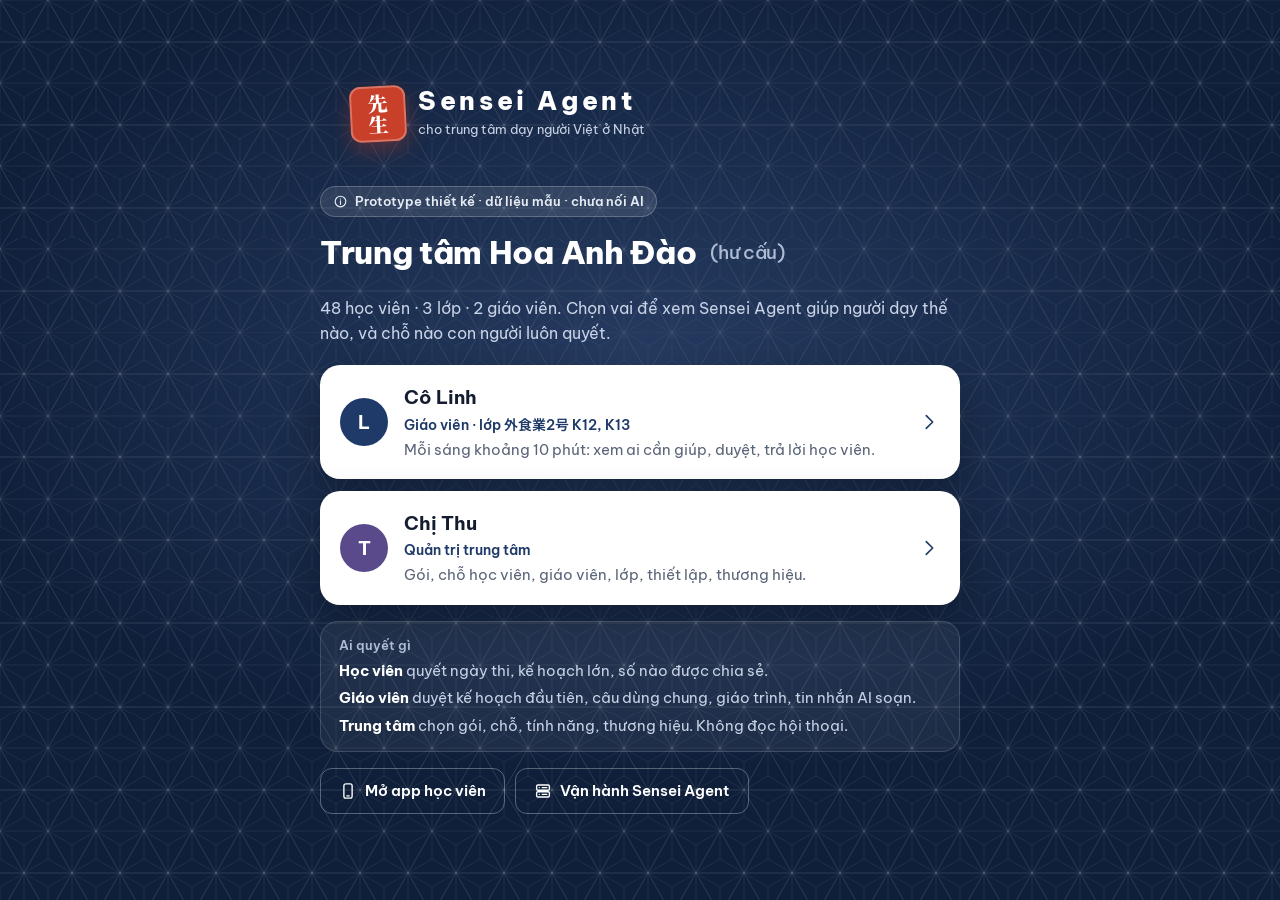
<file: demo/teacher/index.html>
<!doctype html>
<html lang="vi">
<head>
<meta charset="utf-8">
<meta name="viewport" content="width=device-width, initial-scale=1, viewport-fit=cover">
<title>Sensei Agent · Web giáo viên và quản trị trung tâm</title>
<meta name="description" content="Prototype thiết kế của web giáo viên và quản trị trung tâm Sensei Agent. Dữ liệu mẫu, chưa nối AI.">
<meta name="theme-color" content="#0F1F3A">
<link rel="icon" href="data:image/svg+xml,%3Csvg xmlns='http://www.w3.org/2000/svg' viewBox='0 0 64 64'%3E%3Crect width='64' height='64' rx='14' fill='%23C8402A'/%3E%3Ctext x='32' y='45' font-size='38' text-anchor='middle' fill='white' font-family='serif' font-weight='700'%3E%E5%85%88%3C/text%3E%3C/svg%3E">
<link rel="preconnect" href="https://fonts.googleapis.com">
<link rel="preconnect" href="https://fonts.gstatic.com" crossorigin>
<link rel="stylesheet" href="https://fonts.googleapis.com/css2?family=Be+Vietnam+Pro:wght@300;400;500;600;700;800&family=JetBrains+Mono:wght@400;500;700&family=Noto+Sans+JP:wght@400;500;700&family=Noto+Serif+JP:wght@700;900&display=swap">
<link rel="stylesheet" href="assets/teacher.css">
</head>
<body>
<a class="skip" href="#view">Bỏ qua, tới nội dung chính</a>

<svg width="0" height="0" style="position:absolute" aria-hidden="true" focusable="false">
  <symbol id="i-home" viewBox="0 0 24 24"><path d="M3.5 11L12 4l8.5 7M6 9.5V20h4.5v-5.5h3V20H18V9.5"/></symbol>
  <symbol id="i-inbox" viewBox="0 0 24 24"><path d="M3.5 13.5l2.8-8h11.4l2.8 8V19a1.5 1.5 0 0 1-1.5 1.5h-14A1.5 1.5 0 0 1 3.5 19z"/><path d="M3.5 13.5h5l1.2 2.5h4.6l1.2-2.5h5"/></symbol>
  <symbol id="i-users" viewBox="0 0 24 24"><circle cx="9" cy="8.5" r="3.5"/><path d="M2.5 20c.8-3.4 3.3-5.5 6.5-5.5s5.7 2.1 6.5 5.5M16 5a3.5 3.5 0 0 1 0 7M18 14.8c1.8.8 3 2.6 3.5 5.2"/></symbol>
  <symbol id="i-user" viewBox="0 0 24 24"><circle cx="12" cy="8" r="4"/><path d="M4 20.5c1-4 4.4-6 8-6s7 2 8 6"/></symbol>
  <symbol id="i-chat" viewBox="0 0 24 24"><path d="M5 4.5h14A2 2 0 0 1 21 6.5v8.5a2 2 0 0 1-2 2h-8.5L5.5 21v-4H5a2 2 0 0 1-2-2V6.5a2 2 0 0 1 2-2z"/><path d="M8 9.5h8M8 13h5"/></symbol>
  <symbol id="i-help" viewBox="0 0 24 24"><circle cx="12" cy="12" r="8.5"/><path d="M9.6 9.4a2.5 2.5 0 0 1 4.8.9c0 1.7-2.4 2.1-2.4 3.7M12 17v.2"/></symbol>
  <symbol id="i-eye" viewBox="0 0 24 24"><path d="M2.5 12S6 5.5 12 5.5 21.5 12 21.5 12 18 18.5 12 18.5 2.5 12 2.5 12z"/><circle cx="12" cy="12" r="3"/></symbol>
  <symbol id="i-eye-off" viewBox="0 0 24 24"><path d="M4 4l16 16M9.9 5.8A9.7 9.7 0 0 1 12 5.5c6 0 9.5 6.5 9.5 6.5a17 17 0 0 1-2.6 3.4M6.5 7.6A16 16 0 0 0 2.5 12S6 18.5 12 18.5c1.5 0 2.9-.4 4.1-1M9.9 10a3 3 0 0 0 4.1 4.1"/></symbol>
  <symbol id="i-book" viewBox="0 0 24 24"><path d="M4.5 5.5A2.5 2.5 0 0 1 7 3h12.5v15H7a2.5 2.5 0 0 0-2.5 2.5z"/><path d="M4.5 20.5V5.5M19.5 18v3H7M9 7.5h6.5"/></symbol>
  <symbol id="i-sliders" viewBox="0 0 24 24"><path d="M4 6.5h9M17 6.5h3M4 12h3M11 12h9M4 17.5h11M19 17.5h1"/><circle cx="15" cy="6.5" r="2"/><circle cx="9" cy="12" r="2"/><circle cx="17" cy="17.5" r="2"/></symbol>
  <symbol id="i-grid" viewBox="0 0 24 24"><rect x="4" y="4" width="6.5" height="6.5" rx="1.5"/><rect x="13.5" y="4" width="6.5" height="6.5" rx="1.5"/><rect x="4" y="13.5" width="6.5" height="6.5" rx="1.5"/><rect x="13.5" y="13.5" width="6.5" height="6.5" rx="1.5"/></symbol>
  <symbol id="i-card" viewBox="0 0 24 24"><rect x="3" y="5.5" width="18" height="13" rx="2.2"/><path d="M3 10h18M7 14.5h4"/></symbol>
  <symbol id="i-toggle" viewBox="0 0 24 24"><rect x="2.5" y="7" width="19" height="10" rx="5"/><circle cx="16.5" cy="12" r="3"/></symbol>
  <symbol id="i-palette" viewBox="0 0 24 24"><path d="M12 3.5a8.5 8.5 0 0 0 0 17c1.2 0 1.8-.8 1.8-1.7 0-1.2-1-1.5-1-2.6 0-.9.7-1.6 1.7-1.6h2.2a3.8 3.8 0 0 0 3.8-3.8C20.5 6.9 16.7 3.5 12 3.5z"/><circle cx="7.8" cy="11" r="1"/><circle cx="10" cy="7.3" r="1"/><circle cx="14.5" cy="7.3" r="1"/></symbol>
  <symbol id="i-phone" viewBox="0 0 24 24"><rect x="6.5" y="2.5" width="11" height="19" rx="2.5"/><path d="M10.5 18.5h3"/></symbol>
  <symbol id="i-server" viewBox="0 0 24 24"><rect x="3.5" y="4" width="17" height="7" rx="1.8"/><rect x="3.5" y="13" width="17" height="7" rx="1.8"/><path d="M7 7.5h.01M7 16.5h.01M11 7.5h6M11 16.5h6"/></symbol>
  <symbol id="i-check" viewBox="0 0 24 24"><path d="M5 12.5l4.5 4.5L19 7.5"/></symbol>
  <symbol id="i-x" viewBox="0 0 24 24"><path d="M6.5 6.5l11 11M17.5 6.5l-11 11"/></symbol>
  <symbol id="i-lock" viewBox="0 0 24 24"><rect x="5" y="10.5" width="14" height="10" rx="2.2"/><path d="M8.5 10.5V7.8a3.5 3.5 0 0 1 7 0v2.7M12 14.5v2.5"/></symbol>
  <symbol id="i-spark" viewBox="0 0 24 24"><path d="M11 3.5l1.7 4.8 4.8 1.7-4.8 1.7L11 16.5l-1.7-4.8L4.5 10l4.8-1.7zM18 15l.8 2.2 2.2.8-2.2.8L18 21l-.8-2.2-2.2-.8 2.2-.8z"/></symbol>
  <symbol id="i-clock" viewBox="0 0 24 24"><circle cx="12" cy="12" r="8.5"/><path d="M12 7.5V12l3 2"/></symbol>
  <symbol id="i-alert" viewBox="0 0 24 24"><path d="M12 3.5l9.5 16.5h-19z"/><path d="M12 10v4.5M12 17.2v.2"/></symbol>
  <symbol id="i-flag" viewBox="0 0 24 24"><path d="M5.5 21V4M5.5 4.5h11.5l-2.3 4 2.3 4H5.5"/></symbol>
  <symbol id="i-upload" viewBox="0 0 24 24"><path d="M12 15.5V4M7.5 8.5L12 4l4.5 4.5M4.5 15v3.5A1.5 1.5 0 0 0 6 20h12a1.5 1.5 0 0 0 1.5-1.5V15"/></symbol>
  <symbol id="i-doc" viewBox="0 0 24 24"><path d="M6.5 3h8l4 4v12.5A1.5 1.5 0 0 1 17 21H6.5A1.5 1.5 0 0 1 5 19.5v-15A1.5 1.5 0 0 1 6.5 3z"/><path d="M14.5 3v4h4M8.5 12h7M8.5 15.5h7"/></symbol>
  <symbol id="i-pen" viewBox="0 0 24 24"><path d="M4.5 19.5h3.8L19 8.8 15.2 5 4.5 15.7zM13.5 6.7l3.8 3.8"/></symbol>
  <symbol id="i-send" viewBox="0 0 24 24"><path d="M4 11.8L20 4l-6 16-2.6-6.2zM11.4 13.8L20 4"/></symbol>
  <symbol id="i-back" viewBox="0 0 24 24"><path d="M15 5l-7 7 7 7"/></symbol>
  <symbol id="i-next" viewBox="0 0 24 24"><path d="M9 5l7 7-7 7"/></symbol>
  <symbol id="i-menu" viewBox="0 0 24 24"><path d="M4 7h16M4 12h16M4 17h16"/></symbol>
  <symbol id="i-search" viewBox="0 0 24 24"><circle cx="11" cy="11" r="6.5"/><path d="M16 16l4 4"/></symbol>
  <symbol id="i-info" viewBox="0 0 24 24"><circle cx="12" cy="12" r="8.5"/><path d="M12 11v5.5M12 7.8v.2"/></symbol>
  <symbol id="i-refresh" viewBox="0 0 24 24"><path d="M20 11A8 8 0 0 0 5.6 6.4L4 8M4 3.5V8h4.5M4 13a8 8 0 0 0 14.4 4.6L20 16M20 20.5V16h-4.5"/></symbol>
  <symbol id="i-cal" viewBox="0 0 24 24"><rect x="3.5" y="5" width="17" height="15.5" rx="2.5"/><path d="M3.5 10h17M8 3v4M16 3v4"/></symbol>
  <symbol id="i-swap" viewBox="0 0 24 24"><path d="M7 4L3.5 7.5 7 11M3.5 7.5h13M17 13l3.5 3.5L17 20M20.5 16.5h-13"/></symbol>
  <symbol id="i-ext" viewBox="0 0 24 24"><path d="M14 4h6v6M20 4l-8.5 8.5M18 14v4.5a1.5 1.5 0 0 1-1.5 1.5h-11A1.5 1.5 0 0 1 4 18.5v-11A1.5 1.5 0 0 1 5.5 6H10"/></symbol>
  <symbol id="i-plus" viewBox="0 0 24 24"><path d="M12 5v14M5 12h14"/></symbol>
  <symbol id="i-undo" viewBox="0 0 24 24"><path d="M8.5 5L4 9.5 8.5 14"/><path d="M4 9.5h10a6 6 0 0 1 0 12h-3"/></symbol>
  <symbol id="i-copy" viewBox="0 0 24 24"><rect x="8.5" y="8.5" width="11.5" height="11.5" rx="2"/><path d="M15.5 8.5V6a2 2 0 0 0-2-2H6a2 2 0 0 0-2 2v7.5a2 2 0 0 0 2 2h2.5"/></symbol>
  <symbol id="i-shield" viewBox="0 0 24 24"><path d="M12 3l7.5 2.8v5.7c0 4.6-3.2 8.2-7.5 9.5-4.3-1.3-7.5-4.9-7.5-9.5V5.8z"/><path d="M9 12l2.2 2.2L15.5 10"/></symbol>
  <symbol id="i-seal" viewBox="0 0 24 24"><circle cx="12" cy="12" r="8.5"/><circle cx="12" cy="12" r="5.5"/><path d="M12 9v6M9.5 12h5"/></symbol>
</svg>

<div class="app" id="app">
  <aside class="side" id="side" aria-label="Điều hướng chính"></aside>
  <div class="scrim" id="scrim" hidden></div>
  <div class="main">
    <header class="top" id="top"></header>
    <main id="view" tabindex="-1"></main>
  </div>
  <nav class="bnav" id="bnav" aria-label="Điều hướng nhanh"></nav>
</div>
<div class="toast" id="toast" role="status" aria-live="polite"></div>

<script src="assets/data.js"></script>
<script src="assets/teacher.js"></script>
</body>
</html>
</file>
<file: demo/assets/app.css>
/* Sensei Agent prototype. Indigo (藍) carries the app; vermilion (朱) marks only the places where a person decides. */
:root {
  --ai: #1F3A68; --ai-deep: #172D52; --ai-ink: #0F1F3A; --ai-mid: #4F6FA8; --ai-soft: #E6EBF4; --ai-tint: #F0F4FB;
  --paper: #F5F6F9; --card: #FFFFFF; --ink: #141D30; --ink-2: #3A4458; --muted: #5A6478; --line: #DCE1EA; --line-2: #EBEEF3;
  --shu: #C8402A; --shu-deep: #A9331F; --shu-soft: #FBEAE6; --shu-light: #FF8A73;
  --ok: #1E6B52; --ok-soft: #E3F2EC; --warn: #8A5A00; --warn-soft: #FFF4DB; --danger: #B3261E;
  --on-dark: #C9D3E6; --on-dark-2: #AEBBD3;
  --ease: cubic-bezier(.2, .7, 0, 1);
  --sh-1: 0 1px 2px rgba(20, 29, 48, .06), 0 2px 8px rgba(20, 29, 48, .05);
  --sh-2: 0 10px 28px rgba(20, 29, 48, .14);
  --f-body: "Be Vietnam Pro", "Noto Sans JP", "Hiragino Sans", "Yu Gothic UI", "Meiryo", system-ui, sans-serif;
  --f-jp-serif: "Noto Serif JP", "Hiragino Mincho ProN", "Yu Mincho", serif;
  --f-jp: "Noto Sans JP", "Hiragino Sans", "Yu Gothic UI", "Meiryo", var(--f-body);
  --f-mono: "JetBrains Mono", ui-monospace, "Cascadia Mono", Consolas, monospace;
  --s: 1;
}

*, *::before, *::after { box-sizing: border-box; }
[hidden] { display: none !important; }
html { -webkit-text-size-adjust: 100%; }
body {
  margin: 0; min-height: 100dvh; font: 400 16px/1.55 var(--f-body); color: var(--ink); line-break: strict;
  background-color: var(--ai-ink);
  background-image: radial-gradient(1200px 700px at 50% 45%, rgba(79, 111, 168, .28), transparent 70%), url("asanoha.svg");
  -webkit-font-smoothing: antialiased;
}
button, input { font: inherit; color: inherit; }
button { cursor: pointer; -webkit-tap-highlight-color: transparent; touch-action: manipulation; }
button:disabled { cursor: not-allowed; }
a { color: var(--ai); }
p { margin: 0; }
ruby { ruby-align: center; white-space: nowrap; }
ruby rt { font-family: var(--f-jp); font-weight: 500; font-size: .5em; color: var(--muted); letter-spacing: 0; }
.jt { font-family: var(--f-jp-serif); font-weight: 700; }
.mono { font-family: var(--f-mono); }
.num { font-variant-numeric: tabular-nums; }
.sr-only { position: absolute !important; width: 1px; height: 1px; padding: 0; margin: -1px; overflow: hidden; clip: rect(0 0 0 0); white-space: nowrap; border: 0; }
.skip { position: absolute; left: 12px; top: -60px; z-index: 100; background: #fff; color: var(--ai); padding: 10px 14px; border-radius: 10px; font-weight: 600; }
.skip:focus { top: 12px; }
:focus-visible { outline: 2px solid var(--shu); outline-offset: 2px; }
[tabindex="-1"]:focus { outline: none; }

.ic { width: 22px; height: 22px; flex: none; fill: none; stroke: currentColor; stroke-width: 1.8; stroke-linecap: round; stroke-linejoin: round; vertical-align: middle; }
.ic-sm { width: 18px; height: 18px; }
.ic-xs { width: 15px; height: 15px; }
.ic-lg { width: 30px; height: 30px; }
.ic.ok { color: var(--ok); }

/* ================= STAGE (desktop 3 columns) ================= */
.stage {
  display: grid; grid-template-columns: minmax(250px, 300px) auto minmax(320px, 370px);
  gap: 40px; justify-content: center; align-items: center; min-height: 100dvh; padding: 16px 32px;
}
.center { display: grid; place-items: center; }
.device-box { position: relative; width: calc(414px * var(--s)); height: calc(868px * var(--s)); }
.device {
  position: absolute; top: 0; left: 0; width: 414px; height: 868px; padding: 12px;
  transform: scale(var(--s)); transform-origin: 0 0;
  border-radius: 58px; background: linear-gradient(145deg, #2A3550, #0A1220 60%);
  box-shadow: 0 0 0 1.5px rgba(255, 255, 255, .12), 0 40px 80px rgba(0, 0, 0, .55), 0 12px 24px rgba(0, 0, 0, .35), inset 0 0 0 2px rgba(255, 255, 255, .06);
}
.phone {
  position: relative; width: 390px; height: 844px; border-radius: 46px; overflow: hidden;
  background: var(--paper); display: flex; flex-direction: column; isolation: isolate;
}

/* ----- rail ----- */
.rail { color: #fff; display: grid; gap: 18px; align-content: safe center; max-height: calc(100dvh - 32px); overflow: auto; padding: 4px 4px 4px 0; scrollbar-width: thin; }
.brand { display: flex; gap: 14px; align-items: center; }
.seal {
  width: 54px; height: 54px; border-radius: 12px; background: var(--shu); color: #fff; flex: none;
  font: 900 20px/1 var(--f-jp-serif); display: grid; place-items: center; writing-mode: vertical-rl; letter-spacing: .06em;
  box-shadow: inset 0 0 0 2px rgba(255, 255, 255, .28), 0 8px 20px rgba(200, 64, 42, .35); transform: rotate(-3deg);
}
.seal.sm { width: 38px; height: 38px; font-size: 14px; border-radius: 9px; }
.wordmark { font: 800 26px/1 var(--f-body); letter-spacing: .14em; margin: 0; }
.brand.sm .wordmark { font-size: 19px; }
.tagline { font-size: 14px; color: var(--on-dark); margin-top: 6px; }
.proto-badge { display: inline-flex; gap: 8px; align-items: center; justify-self: start; font: 600 13px/1.3 var(--f-body); background: rgba(230, 235, 244, .1); border: 1px solid rgba(230, 235, 244, .28); color: #E6EBF4; border-radius: 999px; padding: 7px 14px; }
.rail-label { font: 600 13px/1.3 var(--f-body); color: var(--on-dark-2); letter-spacing: .02em; margin: 0 0 10px; }
.personas { display: grid; gap: 10px; }
.persona { background: rgba(255, 255, 255, .05); border: 1px solid rgba(255, 255, 255, .1); border-radius: 16px; padding: 12px 14px; display: grid; grid-template-columns: 40px 1fr; gap: 12px; }
.persona .av { background: #2C4A7E; color: #fff; }
.persona h3 { font: 700 15.5px/1.3 var(--f-body); margin: 0; }
.persona p { font-size: 13.5px; line-height: 1.5; color: var(--on-dark); margin-top: 3px; }
.rail-fine { font-size: 12.5px; color: var(--on-dark-2); margin-top: 8px; }
.gates-legend { display: grid; gap: 8px; }
.gl { display: grid; grid-template-columns: 40px 1fr; gap: 12px; align-items: center; text-align: left; padding: 10px 12px; border-radius: 14px; background: transparent; border: 1px solid rgba(255, 255, 255, .12); color: #fff; min-height: 56px; transition: background .2s, border-color .2s; }
.gl:hover { background: rgba(255, 255, 255, .06); border-color: rgba(255, 138, 115, .5); }
.gl-t { font: 600 14px/1.35 var(--f-body); }
.gl-t em { display: block; font: 400 12.5px/1.4 var(--f-body); color: var(--on-dark); font-style: normal; margin-top: 2px; }
.shu-note { display: flex; gap: 10px; align-items: center; font-size: 13.5px; color: #E6EBF4; margin-top: 12px; }
.shu-dot { width: 14px; height: 14px; border-radius: 4px; background: var(--shu); flex: none; }
.rail-foot { font-size: 12.5px; line-height: 1.55; color: var(--on-dark-2); border-top: 1px solid rgba(255, 255, 255, .12); padding-top: 14px; }

/* ----- guide ----- */
.guide {
  color: #fff; display: flex; flex-direction: column; max-height: min(calc(100dvh - 32px), 900px);
  background: rgba(10, 20, 38, .55); border: 1px solid rgba(255, 255, 255, .12); border-radius: 24px; overflow: hidden;
  backdrop-filter: blur(6px);
}
.guide-head { padding: 20px 20px 14px; border-bottom: 1px solid rgba(255, 255, 255, .1); }
.guide-top { display: flex; justify-content: space-between; align-items: center; gap: 8px; }
.guide-h { font: 700 20px/1.3 var(--f-body); margin: 4px 0 12px; }
.guide-nav { display: flex; align-items: center; gap: 10px; }
.guide-nav button, .guide-close { width: 44px; height: 44px; border-radius: 12px; border: 1px solid rgba(255, 255, 255, .22); background: rgba(255, 255, 255, .06); color: #fff; display: grid; place-items: center; }
.guide-nav button:hover:not(:disabled) { background: rgba(255, 255, 255, .14); }
.guide-nav button:disabled { opacity: .35; }
.guide-close { display: none; }
.guide-pos { font: 600 15px var(--f-mono); color: #fff; min-width: 96px; text-align: center; }
.kbd-hint { font-size: 12.5px; line-height: 1.5; color: var(--on-dark-2); margin-top: 10px; }
kbd { font: 500 11.5px var(--f-mono); border: 1px solid rgba(255, 255, 255, .3); border-radius: 5px; padding: 0 5px; color: #fff; }
.guide-body { overflow-y: auto; padding: 10px 10px 18px; flex: 1; scrollbar-width: thin; scrollbar-color: rgba(255, 255, 255, .25) transparent; }
.scenes { list-style: none; padding: 0; margin: 0; display: grid; gap: 4px; }
.scene { border-radius: 16px; padding: 12px 10px 10px; border: 1px solid transparent; transition: background .25s, border-color .25s; }
.scene.on { background: rgba(255, 255, 255, .07); border-color: rgba(255, 255, 255, .22); }
.scene-top { display: grid; grid-template-columns: 30px 1fr auto; gap: 8px; align-items: start; }
.scene-n { font: 700 14px/1.6 var(--f-mono); color: var(--on-dark-2); }
.scene.on .scene-n { color: var(--shu-light); }
.scene-tt h3 { font: 700 15px/1.35 var(--f-body); margin: 0; }
.scene-proves { font-size: 12.5px; line-height: 1.45; color: var(--on-dark-2); margin-top: 3px; }
.scene-dur { font: 500 12.5px/1.8 var(--f-mono); color: var(--on-dark-2); }
.steps { list-style: none; padding: 0 0 0 38px; margin: 6px 0 0; display: grid; gap: 2px; }
.step { width: 100%; display: flex; gap: 10px; align-items: center; text-align: left; min-height: 44px; padding: 6px 10px; border-radius: 10px; border: 0; background: transparent; color: #D6DEEC; font: 400 14px/1.35 var(--f-body); transition: background .15s, color .15s; }
.step:hover { background: rgba(255, 255, 255, .08); color: #fff; }
.step-dot { width: 9px; height: 9px; border-radius: 50%; border: 1.5px solid #8FA3C7; flex: none; }
.step.cur { background: #fff; color: var(--ai-ink); font-weight: 600; }
.step.cur .step-dot { background: var(--shu); border-color: var(--shu); }
.extras { margin: 12px 0 12px; padding: 14px 4px 0; border-top: 1px solid rgba(255, 255, 255, .1); }
.extras .eyebrow { margin: 0 6px 6px; }
.extras .steps { padding-left: 0; }
.step.extra span em { display: block; font-style: normal; font-size: 12.5px; color: var(--on-dark-2); }
.step.extra.cur span em { color: var(--muted); }
.btn.on-dark-ghost { background: transparent; border-color: rgba(255, 255, 255, .28); color: #fff; margin: 4px 4px 0; width: calc(100% - 8px); }
.btn.on-dark-ghost:hover { background: rgba(255, 255, 255, .08); }
.guide-scrim { position: fixed; inset: 0; background: rgba(5, 10, 20, .55); z-index: 40; }
.topbar { display: none; }
.guide :focus-visible, .rail :focus-visible, .topbar :focus-visible { outline-color: var(--shu-light); }

/* ================= PHONE CHROME ================= */
.statusbar { position: relative; flex: none; height: 46px; display: flex; align-items: center; justify-content: space-between; padding: 6px 30px 0 34px; font: 600 15px var(--f-body); color: var(--ink); background: var(--paper); }
.sb-time { font-variant-numeric: tabular-nums; }
.island { position: absolute; left: 50%; top: 11px; width: 118px; height: 32px; margin-left: -59px; border-radius: 20px; background: #05070B; }
.sb-right { display: flex; align-items: center; gap: 6px; font-size: 13px; }
#sb-day { display: none; }
.sb-sig { width: 17px; height: 11px; background: linear-gradient(to top, var(--ink) 0 100%) 0 100%/3px 40% no-repeat, linear-gradient(var(--ink), var(--ink)) 4.5px 100%/3px 60% no-repeat, linear-gradient(var(--ink), var(--ink)) 9px 100%/3px 80% no-repeat, linear-gradient(var(--ink), var(--ink)) 13.5px 100%/3px 100% no-repeat; }
.sb-bat { width: 25px; height: 12px; border: 1.5px solid var(--ink); border-radius: 4px; position: relative; opacity: .9; }
.sb-bat::before { content: ""; position: absolute; inset: 1.5px 6px 1.5px 1.5px; background: var(--ink); border-radius: 1.5px; }
.sb-bat::after { content: ""; position: absolute; right: -4px; top: 3px; width: 2px; height: 4px; border-radius: 0 1px 1px 0; background: var(--ink); }
.badge-strip { flex: none; display: flex; flex-wrap: wrap; align-items: center; gap: 2px 10px; padding: 6px 16px; background: var(--ai-soft); color: var(--ai); font: 600 12px/1.35 var(--f-body); }
.badge { display: inline-flex; gap: 6px; align-items: center; }
.badge-clock { display: none; margin-left: auto; font: 500 12px var(--f-mono); }
.rolebar { flex: none; display: flex; gap: 8px; align-items: center; padding: 9px 16px; background: var(--ai-ink); color: #fff; font-size: 13.5px; }
.appbar { position: relative; flex: none; display: flex; align-items: center; gap: 8px; min-height: 58px; padding: 4px 12px; background: var(--paper); }
.iconbtn { width: 44px; height: 44px; border-radius: 12px; border: 0; background: transparent; color: var(--ink); display: grid; place-items: center; }
.iconbtn:hover { background: var(--ai-soft); }
.appbar-logo { width: 36px; height: 36px; margin: 4px; border-radius: 10px; background: var(--shu); color: #fff; font: 900 19px/1 var(--f-jp-serif); display: grid; place-items: center; flex: none; }
.appbar-t { flex: 1; min-width: 0; }
.appbar-title { font: 700 17px/1.25 var(--f-body); white-space: nowrap; overflow: hidden; text-overflow: ellipsis; }
.appbar-sub { font-size: 13px; line-height: 1.3; color: var(--muted); margin-top: 1px; white-space: nowrap; overflow: hidden; text-overflow: ellipsis; }
.appbar-guide { display: none; }
.setup-prog { position: absolute; left: 16px; right: 16px; bottom: 0; display: flex; gap: 4px; }
.setup-prog span { flex: 1; height: 3px; border-radius: 2px; background: var(--line); transition: background .3s; }
.setup-prog span.on { background: var(--ai); }
.view { flex: 1; min-height: 0; overflow-y: auto; overflow-x: hidden; overscroll-behavior: contain; scrollbar-width: thin; scrollbar-color: #C3CAD6 transparent; outline: none; }
.screen { min-height: 100%; }
.screen.enter { animation: enterFwd .32s var(--ease) both; }
.screen.enter-back { animation: enterBack .32s var(--ease) both; }
@keyframes enterFwd { from { opacity: 0; transform: translateX(16px); } to { opacity: 1; transform: none; } }
@keyframes enterBack { from { opacity: 0; transform: translateX(-16px); } to { opacity: 1; transform: none; } }
.dock { flex: none; display: grid; gap: 8px; padding: 12px 16px; background: rgba(255, 255, 255, .96); border-top: 1px solid var(--line); }
.tabbar { flex: none; display: grid; grid-template-columns: repeat(5, 1fr); background: #fff; border-top: 1px solid var(--line); padding: 6px 6px 26px; }
.tab { display: grid; justify-items: center; align-content: start; gap: 2px; min-height: 52px; border: 0; background: none; color: var(--muted); font: 600 12px/1.2 var(--f-body); padding: 4px 0; border-radius: 12px; }
.tab-ic { display: grid; place-items: center; width: 58px; height: 30px; border-radius: 999px; transition: background .2s var(--ease); }
.tab .ic { width: 23px; height: 23px; }
.tab.on { color: var(--ai); }
.tab.on .tab-ic { background: var(--ai-soft); }
.tab.on .ic { stroke-width: 2.1; }
.tab-cam .tab-ic { width: 54px; height: 54px; border-radius: 50%; background: var(--ai); color: #fff; margin-top: -24px; border: 4px solid #fff; box-shadow: 0 6px 16px rgba(31, 58, 104, .35); }
.tab-cam.on .tab-ic { background: var(--ai-deep); }
.home-ind { position: absolute; left: 50%; bottom: 8px; width: 134px; height: 5px; margin-left: -67px; border-radius: 3px; background: var(--ink); z-index: 35; pointer-events: none; }

/* sheet + toast */
.sheet { position: absolute; inset: 0; z-index: 30; }
.scrim { position: absolute; inset: 0; background: rgba(15, 31, 58, .5); animation: fade .2s ease both; }
.sheet-card { position: absolute; left: 0; right: 0; bottom: 0; background: #fff; border-radius: 24px 24px 0 0; padding: 10px 20px 34px; animation: sheetUp .32s var(--ease) both; box-shadow: 0 -10px 30px rgba(15, 31, 58, .2); }
.sheet-card > p { font-size: 15.5px; color: var(--ink-2); margin: 8px 0 18px; }
.grab { display: block; width: 40px; height: 5px; border-radius: 3px; background: var(--line); margin: 0 auto 14px; }
@keyframes fade { from { opacity: 0; } }
@keyframes sheetUp { from { transform: translateY(100%); } }
.reasons { display: grid; gap: 8px; margin: 12px 0 18px; }
.reason { min-height: 48px; border: 1.5px solid var(--line); border-radius: 12px; background: #fff; text-align: left; padding: 0 14px; font: 600 15px var(--f-body); color: var(--ink); }
.reason.on { border-color: var(--ai); background: var(--ai-tint); box-shadow: inset 0 0 0 1px var(--ai); }
.toast { position: absolute; left: 50%; bottom: 104px; z-index: 40; transform: translate(-50%, 14px); opacity: 0; visibility: hidden; pointer-events: none; background: var(--ink); color: #fff; padding: 12px 16px; border-radius: 14px; font: 500 14.5px/1.4 var(--f-body); width: max-content; max-width: calc(100% - 40px); box-shadow: var(--sh-2); transition: opacity .2s, transform .3s var(--ease), visibility 0s .3s; }
.toast.show { opacity: 1; visibility: visible; transform: translate(-50%, 0); transition: opacity .2s, transform .3s var(--ease); }

/* ================= TYPE + BASICS ================= */
.pad { padding: 16px 20px 28px; }
.eyebrow { font: 600 13px/1.35 var(--f-body); color: var(--muted); margin: 0 0 6px; letter-spacing: .01em; }
.eyebrow.shu { color: var(--shu-deep); }
.eyebrow.on-dark { color: var(--on-dark); }
.eyebrow.gap { margin-top: 24px; }
.h1 { font: 700 24px/1.3 var(--f-body); letter-spacing: -.01em; margin: 2px 0 10px; }
.h2 { font: 700 19px/1.35 var(--f-body); margin: 0; }
.h3 { font: 700 17px/1.35 var(--f-body); margin: 24px 0 10px; }
.lead { font-size: 16px; line-height: 1.55; color: var(--ink-2); margin: 0 0 14px; }
.helper { font-size: 13.5px; line-height: 1.5; color: var(--muted); margin-top: 6px; }
.muted { color: var(--muted); font-size: 14px; }
.note { display: flex; gap: 10px; align-items: flex-start; padding: 12px 14px; border-radius: 14px; background: var(--ai-soft); color: var(--ink); font-size: 15px; line-height: 1.5; margin: 14px 0; }
.note .ic { margin-top: 2px; color: var(--ai); }
.note.ok { background: var(--ok-soft); }
.note.ok .ic { color: var(--ok); }
.fb { display: flex; gap: 8px; align-items: flex-start; padding: 12px 14px; border-radius: 14px; font: 500 15px/1.5 var(--f-body); margin: 12px 0 0; }
.fb .ic { margin-top: 2px; }
.fb.warn { background: var(--warn-soft); color: #5C3C00; }
.fb.ok { background: var(--ok-soft); color: #134A38; }
.fb.info { background: var(--ai-soft); color: var(--ink); }
.facts { list-style: none; padding: 0; display: grid; gap: 10px; margin: 16px 0; }
.facts li { display: flex; gap: 10px; align-items: flex-start; font-size: 15.5px; line-height: 1.5; background: #fff; border: 1px solid var(--line-2); border-radius: 14px; padding: 12px 14px; }
.facts li .ic { color: var(--ai); margin-top: 2px; }
.facts li .ic.ok { color: var(--ok); }
.srcs { display: grid; gap: 0; margin-top: 10px; }
.src { display: flex; gap: 8px; align-items: center; min-height: 44px; padding: 8px 12px; margin: 10px 0 0; border-radius: 12px; background: #fff; border: 1px solid var(--line); color: var(--ai); font: 500 13px/1.4 var(--f-body); text-decoration: none; transition: border-color .15s, background .15s; }
.src:hover { border-color: var(--ai-mid); background: var(--ai-tint); }
.src span { flex: 1; min-width: 0; }
.tag { display: inline-flex; gap: 8px; align-items: baseline; background: var(--ai-soft); color: var(--ink); border-radius: 8px; padding: 3px 10px; font: 700 14px/1.9 var(--f-jp-serif); }
.tag-vn { font: 500 12.5px var(--f-body); color: var(--ai); }
.team { display: flex; gap: 6px; align-items: center; font-size: 13px; line-height: 1.4; color: var(--muted); }
.empty { text-align: center; padding: 36px 12px; display: grid; justify-items: center; gap: 6px; }
.empty .ic-lg { color: var(--ai); padding: 14px; border-radius: 50%; background: var(--ai-soft); box-sizing: content-box; }
.empty-t { font: 700 18px/1.35 var(--f-body); margin-top: 8px; }
.empty-b { font-size: 15px; line-height: 1.5; color: var(--muted); margin: 0 0 12px; max-width: 32ch; }
.empty.inline { display: flex; gap: 14px; align-items: flex-start; text-align: left; padding: 16px; background: var(--warn-soft); border-radius: 16px; margin: 12px 0 16px; justify-items: start; }
.empty.inline .ic-lg { background: #fff; color: var(--warn); padding: 10px; flex: none; }
.empty.inline .empty-t { margin: 0; }
.empty.inline .empty-b { color: #5C3C00; margin: 4px 0 0; max-width: none; }

/* ================= BUTTONS ================= */
.btn { display: inline-flex; align-items: center; justify-content: center; gap: 8px; min-height: 52px; padding: 8px 18px; border-radius: 14px; font: 600 16px/1.25 var(--f-body); border: 1.5px solid transparent; text-decoration: none; text-align: center; transition: transform .12s var(--ease), background .15s, border-color .15s, box-shadow .15s; }
.btn:active:not(:disabled) { transform: scale(.97); }
.btn.primary { background: var(--ai); color: #fff; box-shadow: 0 4px 12px rgba(31, 58, 104, .22); }
.btn.primary:hover:not(:disabled) { background: var(--ai-deep); }
.btn.shu { background: var(--shu); color: #fff; box-shadow: 0 4px 14px rgba(200, 64, 42, .28); }
.btn.shu:hover:not(:disabled) { background: var(--shu-deep); }
.btn.ghost { background: #fff; border-color: var(--line); color: var(--ai); }
.btn.ghost:hover:not(:disabled) { border-color: var(--ai-mid); background: var(--ai-tint); }
.btn.danger { background: var(--danger); color: #fff; }
.btn.danger:hover { background: #8F1E17; }
.btn.danger-ghost { background: #fff; border-color: #EBC4C0; color: var(--danger); }
.btn.danger-ghost:hover { background: #FFF5F4; }
.btn.call { background: var(--ok); color: #fff; width: 100%; font-size: 17px; }
.btn.call:hover { background: #17563F; }
.btn.sm { min-height: 44px; padding: 6px 14px; font-size: 14.5px; border-radius: 12px; }
.btn.block { width: 100%; }
.btn:disabled { background: #E4E8EF; color: #4F5A6D; border-color: transparent; box-shadow: none; }
.btn.ghost:disabled { background: var(--paper); border-color: var(--line); }
.row2 { display: grid; grid-template-columns: 1fr 1.35fr; gap: 10px; align-items: stretch; }
.row2 > :only-child { grid-column: 1 / -1; }
.row2.tight { margin: 4px 0 0; grid-template-columns: 1fr; }
.row2 .btn { padding-inline: 12px; }
.nw { white-space: nowrap; }
.ritem .row2 { grid-template-columns: auto 1fr; }
.dock-hint { display: flex; gap: 8px; align-items: center; justify-content: center; text-align: center; min-height: 44px; font-size: 14.5px; line-height: 1.4; color: var(--muted); }
.dock-note { align-self: center; font-size: 13.5px; color: var(--muted); }
.chip { display: inline-flex; align-items: center; gap: 7px; min-height: 44px; padding: 8px 14px; border-radius: 999px; border: 1.5px solid var(--line); background: #fff; color: var(--ai); font: 600 14.5px/1.3 var(--f-body); text-align: left; transition: border-color .15s, background .15s; }
.chip:hover { border-color: var(--ai-mid); background: var(--ai-tint); }
.chips { display: flex; flex-wrap: wrap; gap: 8px; margin: 14px 0 0; }

/* ================= GATES + STAMP (vermilion lives here) ================= */
.gate { position: relative; background: #fff; border: 1.5px solid var(--shu); border-radius: 18px; padding: 16px; margin: 22px 0 6px; box-shadow: 0 8px 22px rgba(200, 64, 42, .1); }
.gate > p { font-size: 15px; line-height: 1.55; color: var(--ink-2); margin-top: 10px; }
.gate .btn { margin-top: 12px; }
.gate.soft { border-color: var(--line); box-shadow: var(--sh-1); }
.gate-head { display: flex; gap: 14px; align-items: center; }
.gate-head .eyebrow { margin-bottom: 2px; }
.pad > .gate-head { margin: 4px 0 14px; }
.gate-head .h1 { margin: 0; }
.gate-mark { position: relative; width: 48px; height: 48px; border-radius: 14px; background: var(--shu); color: #fff; display: grid; place-items: center; flex: none; }
.gate-mark .ic { width: 26px; height: 26px; stroke-width: 2; }
.gate-mark b { position: absolute; right: -6px; bottom: -6px; width: 22px; height: 22px; border-radius: 50%; background: #fff; color: var(--shu-deep); font: 800 12.5px/1 var(--f-mono); display: grid; place-items: center; border: 1.5px solid var(--shu); }
.gate-mark.sm { width: 36px; height: 36px; border-radius: 10px; }
.gate-mark.sm .ic { width: 20px; height: 20px; }
.gate-mark.sm b { width: 19px; height: 19px; font-size: 11px; right: -5px; bottom: -5px; }
.stamp-wrap { display: flex; align-items: center; gap: 16px; margin: 22px 0 6px; padding: 14px 16px; border: 1.5px dashed rgba(200, 64, 42, .55); border-radius: 18px; background: #fff; }
.stamp { position: relative; width: 78px; height: 78px; flex: none; border-radius: 50%; border: 3px solid var(--shu); color: var(--shu); display: grid; place-items: center; transform: rotate(-12deg); animation: stampIn .6s var(--ease) both; box-shadow: inset 0 0 0 3px #fff, inset 0 0 0 4.5px rgba(200, 64, 42, .6); }
.stamp span { font: 900 21px/1 var(--f-jp-serif); writing-mode: vertical-rl; letter-spacing: .08em; }
.stamp::after { content: ""; position: absolute; inset: -3px; border-radius: 50%; background: radial-gradient(circle at 30% 70%, rgba(255, 255, 255, .55) 0 6%, transparent 7%), radial-gradient(circle at 72% 28%, rgba(255, 255, 255, .5) 0 4%, transparent 5%); pointer-events: none; }
@keyframes stampIn { 0% { transform: scale(2.1) rotate(-26deg); opacity: 0; } 55% { transform: scale(.9) rotate(-10deg); opacity: 1; } 75% { transform: scale(1.04) rotate(-12deg); } 100% { transform: scale(1) rotate(-12deg); } }
.stamp-note { display: flex; gap: 6px; align-items: center; font: 600 15.5px/1.4 var(--f-body); color: var(--shu-deep); }

/* ================= ONBOARDING ================= */
.choices { display: grid; gap: 12px; margin: 18px 0 6px; }
.choice { position: relative; text-align: left; display: grid; gap: 3px; padding: 16px 52px 16px 16px; border: 1.5px solid var(--line); border-radius: 18px; background: #fff; transition: border-color .15s, box-shadow .2s; }
.choice:hover { border-color: var(--ai-mid); }
.choice.on { border-color: var(--ai); box-shadow: inset 0 0 0 1px var(--ai), 0 8px 20px rgba(31, 58, 104, .12); }
.choice-ja { font-size: 21px; line-height: 1.7; color: var(--ink); }
.choice-vn { font: 600 15px/1.4 var(--f-body); color: var(--ink); }
.choice-meta { font-size: 13.5px; line-height: 1.45; color: var(--muted); }
.choice-who { justify-self: start; margin-top: 6px; font: 600 12.5px/1.3 var(--f-body); color: var(--ai); background: var(--ai-soft); padding: 3px 9px; border-radius: 6px; }
.radio { position: absolute; right: 16px; top: 20px; width: 24px; height: 24px; border: 2px solid #8C96A8; border-radius: 50%; transition: border-color .15s; }
.choice.on .radio { border-color: var(--ai); background: radial-gradient(var(--ai) 0 42%, transparent 46%); }
.field { display: grid; gap: 6px; margin: 18px 0 0; }
.field-label { font: 600 14.5px var(--f-body); }
input[type="date"] { font-size: 17px; min-height: 54px; padding: 0 14px; border: 1.5px solid var(--line); border-radius: 14px; background: #fff; color: var(--ink); width: 100%; }
input[type="date"]:focus-visible { border-color: var(--ai); }
.countdown { display: flex; align-items: baseline; flex-wrap: wrap; gap: 4px 10px; margin: 16px 0; padding: 16px 18px; border-radius: 18px; background: var(--ai) url("asanoha.svg"); color: #fff; }
.countdown b { font: 800 46px/1 var(--f-body); font-variant-numeric: tabular-nums; }
.countdown span { font: 600 18px var(--f-body); }
.countdown em { flex-basis: 100%; font-style: normal; font-size: 14.5px; color: #D6DEEC; }
.check { position: relative; display: flex; align-items: center; gap: 12px; min-height: 56px; padding: 8px 14px; border: 1.5px solid var(--line); border-radius: 14px; background: #fff; margin-top: 18px; font: 500 16px var(--f-body); cursor: pointer; }
.check input { position: absolute; opacity: 0; width: 1px; height: 1px; }
.check-box { width: 26px; height: 26px; border: 2px solid #8C96A8; border-radius: 7px; display: grid; place-items: center; color: transparent; flex: none; transition: background .15s, border-color .15s; }
.check input:checked + .check-box { background: var(--ai); border-color: var(--ai); color: #fff; }
.check input:focus-visible + .check-box { outline: 2px solid var(--shu); outline-offset: 2px; }
.check:has(input:checked) { border-color: var(--ai); }
.photo { position: relative; margin: 16px 0; border-radius: 18px; overflow: hidden; background: #262B33; padding: 16px 14px 12px; box-shadow: var(--sh-2); }
.photo figcaption { font-size: 12.5px; color: #D5DAE3; margin-top: 12px; text-align: center; }
.paper { background: #FCFBF6; border-radius: 3px; padding: 10px 8px 8px; transform: rotate(-1.4deg); box-shadow: 0 6px 14px rgba(0, 0, 0, .4); color: #222; }
.paper-title { font: 700 13px/1.3 var(--f-jp); text-align: center; margin: 0 0 6px; }
.paper-table { width: 100%; border-collapse: collapse; font: 500 11px/1.25 var(--f-jp); table-layout: fixed; }
.paper-table th, .paper-table td { border: 1px solid #B9B9B9; padding: 4px 1px; text-align: center; }
.paper-table thead th { font-size: 10px; background: #EFEDE4; }
.paper-table tbody th { font-size: 10.5px; width: 54px; }
.paper-table tr.me { background: #FFF3B8; }
.paper-table .blurred { filter: blur(3.5px); }
.paper-legend { font: 500 10px/1.4 var(--f-jp); color: #444; margin-top: 6px; text-align: right; }
.paper-photo.scanning .paper { filter: brightness(1.04); }
.scanline { position: absolute; left: 10px; right: 10px; height: 3px; border-radius: 2px; background: linear-gradient(90deg, transparent, var(--shu-light), transparent); box-shadow: 0 0 14px 2px rgba(255, 138, 115, .7); animation: scan 1.3s ease-in-out infinite; top: 12%; }
@keyframes scan { 0%, 100% { top: 10%; } 50% { top: 78%; } }
.shift-read { width: 100%; border-collapse: separate; border-spacing: 0; background: #fff; border: 1px solid var(--line); border-radius: 16px; overflow: hidden; margin: 12px 0; }
.shift-read th { text-align: left; padding: 10px 14px; font: 600 15px var(--f-body); width: 42%; }
.shift-read td { padding: 10px 14px; font: 500 14.5px/1.5 var(--f-mono); }
.shift-read tr + tr > * { border-top: 1px solid var(--line-2); }
.day-off { color: var(--ok); font-weight: 600; display: inline-flex; gap: 4px; align-items: center; font-family: var(--f-body); }

/* ================= QUESTIONS ================= */
.pbar { height: 6px; border-radius: 3px; background: var(--line); overflow: hidden; margin: 2px 0 16px; }
.pbar span { display: block; height: 100%; border-radius: 3px; background: var(--ai); transition: width .4s var(--ease); }
.segs { display: flex; gap: 4px; margin: 2px 0 16px; }
.segs span { flex: 1; height: 5px; border-radius: 3px; background: var(--line); transition: background .3s; }
.segs span.on { background: var(--ai); }
.segs span.cur { background: var(--ai-mid); }
.qmeta { display: flex; justify-content: space-between; align-items: center; gap: 8px; margin: 0 0 10px; }
.qcount { font: 600 13px var(--f-mono); color: var(--muted); white-space: nowrap; }
.qstem { font: 600 19px/1.55 var(--f-body); margin: 0 0 4px; color: var(--ink); }
.qstem ruby rt { font-size: .48em; }
.ja-stem { font-family: var(--f-jp); font-weight: 500; font-size: 17px; line-height: 1.8; }
.cite { font: 500 12.5px/1.5 var(--f-jp); color: var(--muted); margin: 0 0 6px; }
.gist { background: var(--ai-soft); border-radius: 14px; padding: 0 14px; margin: 10px 0 4px; }
.gist summary { min-height: 46px; display: flex; align-items: center; gap: 8px; cursor: pointer; font: 600 14.5px var(--f-body); color: var(--ai); list-style: none; }
.gist summary::-webkit-details-marker { display: none; }
.gist p { margin: 0 0 12px; font-size: 15px; line-height: 1.55; }
.opts { list-style: none; padding: 0; margin: 14px 0 0; display: grid; gap: 10px; }
.opt { width: 100%; display: grid; grid-template-columns: 34px 1fr auto; align-items: center; gap: 12px; min-height: 58px; padding: 10px 14px; border: 1.5px solid var(--line); border-radius: 16px; background: #fff; text-align: left; font: 500 16px/1.45 var(--f-body); color: var(--ink); transition: border-color .15s, background .15s, transform .12s var(--ease); }
.opt:hover:not(:disabled) { border-color: var(--ai-mid); }
.opt:active:not(:disabled) { transform: scale(.985); }
.opt:disabled { cursor: default; }
.opt-key { width: 32px; height: 32px; border-radius: 50%; background: var(--ai-soft); color: var(--ai); font: 700 14.5px/1 var(--f-mono); display: grid; place-items: center; }
.opt-text { min-width: 0; }
.opt-text ruby rt { font-size: .55em; }
.opt-state { display: inline-flex; gap: 4px; align-items: center; font: 600 13px var(--f-body); white-space: nowrap; }
.opt.is-picked { border-color: var(--ai); background: var(--ai-tint); box-shadow: inset 0 0 0 1px var(--ai); }
.opt.is-picked .opt-key { background: var(--ai); color: #fff; }
.opt.is-wrong { border-color: #E3B866; background: var(--warn-soft); animation: nudge .35s ease; }
.opt.is-wrong .opt-key { background: #F4D58D; color: #5C3C00; }
.opt.is-wrong .opt-state { color: #6E4700; }
.opt.is-right { border-color: var(--ok); background: var(--ok-soft); box-shadow: inset 0 0 0 1px var(--ok); }
.opt.is-right .opt-key { background: var(--ok); color: #fff; }
.opt.is-right .opt-state { color: var(--ok); }
.opt.is-elim { background: var(--paper); border-style: dashed; color: var(--muted); }
.opt.is-elim .opt-text { text-decoration: line-through; text-decoration-thickness: 1.5px; }
.opt.is-elim .opt-state { color: var(--muted); }
.opt.dunno { border-style: dashed; }
.opt.dunno .opt-key { background: var(--paper); }
@keyframes nudge { 20% { transform: translateX(-4px); } 50% { transform: translateX(4px); } 80% { transform: translateX(-2px); } }
.thread { margin-top: 12px; display: grid; gap: 8px; }
.bubble { background: #fff; border: 1px solid var(--line); border-radius: 4px 18px 18px 18px; padding: 12px 14px; font-size: 15px; line-height: 1.55; animation: enterFwd .3s var(--ease) both; }
.bubble.tpl { border-left: 3px solid var(--ai); }
.bubble.hint { background: #FFFCF2; border-color: #EEDCAE; }
.bubble-who { display: flex; gap: 6px; align-items: center; font: 600 12.5px/1.3 var(--f-body); color: var(--muted); margin: 0 0 5px; }
.expl { margin-top: 16px; padding: 16px; background: #fff; border: 1px solid var(--line); border-radius: 18px; box-shadow: var(--sh-1); animation: enterFwd .3s var(--ease) both; }
.lvtabs { display: grid; grid-template-columns: repeat(3, 1fr); gap: 4px; background: var(--paper); padding: 4px; border-radius: 14px; margin: 6px 0 12px; }
.lv { border: 0; background: transparent; border-radius: 10px; padding: 6px 4px; min-height: 48px; display: grid; justify-items: center; align-content: center; gap: 1px; color: var(--muted); font: 500 12px/1.25 var(--f-body); }
.lv b { font: 700 15px/1.2 var(--f-mono); color: var(--ink-2); }
.lv.on { background: #fff; box-shadow: var(--sh-1); color: var(--ink); }
.lv.on b { color: var(--ai); }
.expl-body { font-size: 16px; line-height: 1.7; }
.expl-body ruby rt { font-size: .5em; }
.expl-foot { display: flex; justify-content: space-between; align-items: center; gap: 8px; flex-wrap: wrap; border-top: 1px dashed var(--line); padding-top: 12px; margin-top: 12px; }
.expl-foot .team { flex: 1 1 180px; }
.reported { display: flex; gap: 6px; align-items: center; font: 600 13.5px/1.4 var(--f-body); color: var(--shu-deep); }

/* ================= MAP ================= */
.gauge { background: #fff; border: 1px solid var(--line); border-radius: 20px; padding: 18px 16px 16px; margin: 12px 0 16px; box-shadow: var(--sh-1); }
.gauge-num b { font: 800 42px/1 var(--f-body); color: var(--ai); font-variant-numeric: tabular-nums; }
.gauge-num span { font-size: 15px; color: var(--muted); margin-left: 6px; }
.gauge-track { position: relative; height: 12px; border-radius: 6px; background: var(--ai-soft); margin: 30px 0 12px; }
.gauge-fill { position: absolute; inset: 0 auto 0 0; border-radius: 6px; background: linear-gradient(90deg, var(--ai-mid), var(--ai)); animation: grow .9s var(--ease) both; transform-origin: left; }
@keyframes grow { from { transform: scaleX(0); } }
.gauge-pass { position: absolute; top: -8px; bottom: -8px; width: 2px; margin-left: -1px; background: var(--ink); }
.gauge-pass em { position: absolute; bottom: calc(100% + 2px); left: 50%; transform: translateX(-50%); white-space: nowrap; font: 700 12.5px var(--f-body); font-style: normal; color: var(--ink); }
.gauge-note { font-size: 15px; line-height: 1.5; }
.areas { list-style: none; padding: 0; display: grid; gap: 10px; margin: 0; }
.arow { background: #fff; border: 1px solid var(--line); border-radius: 18px; padding: 14px 14px 12px; }
.arow.hot { border-color: #BCCBE4; box-shadow: inset 4px 0 0 var(--ai); }
.arow-top { display: flex; justify-content: space-between; gap: 8px; align-items: flex-start; }
.arow .jt { font-size: 18px; line-height: 1.8; }
.arow-vn { font-size: 14px; color: var(--muted); }
.prio { font: 700 12.5px/1 var(--f-body); padding: 7px 10px; border-radius: 999px; white-space: nowrap; }
.prio.p1 { background: var(--ai); color: #fff; }
.prio.p2 { background: var(--ai-soft); color: var(--ai); }
.prio.ok { background: var(--ok-soft); color: var(--ok); }
.arow-bars { margin: 10px 0 8px; display: grid; gap: 8px; }
.weight { height: 24px; background: var(--ai-soft); border-radius: 7px; display: flex; align-items: center; padding: 0 9px; font: 600 12.5px var(--f-body); color: var(--ai); min-width: 92px; }
.mastery { display: flex; align-items: center; gap: 10px; }
.mastery i { flex: 1; height: 8px; background: var(--line-2); border-radius: 4px; overflow: hidden; }
.mastery i span { display: block; height: 100%; border-radius: 4px; background: var(--ok); animation: grow .9s var(--ease) both; transform-origin: left; }
.mastery em { font: 600 12.5px var(--f-body); font-style: normal; color: var(--ok); white-space: nowrap; }
.split { font-size: 13px; color: var(--muted); }
.formula { font: 500 12.5px/1.5 var(--f-mono); color: var(--muted); margin-top: 2px; }
.formula b { color: var(--ink); }

/* ================= PLAN ================= */
.seg { display: grid; grid-template-columns: 1fr 1fr; gap: 4px; padding: 4px; margin: 8px 20px 0; background: var(--ai-soft); border-radius: 14px; }
.seg button { min-height: 44px; border: 0; background: transparent; border-radius: 11px; font: 600 14.5px var(--f-body); color: var(--ai); display: flex; gap: 6px; align-items: center; justify-content: center; transition: background .2s, box-shadow .2s; }
.seg button.on { background: #fff; box-shadow: var(--sh-1); color: var(--ink); }
.road { margin: 14px 0 18px; }
.road-bar { display: flex; gap: 3px; }
.road-bar span { flex: 1; height: 16px; border-radius: 4px; }
.r-hyg { background: var(--ai); }
.r-mix { background: var(--ai-mid); }
.r-drill { background: #9AADCF; }
.r-mock { background: var(--ink); }
.road-bar span.cur { outline: 2px solid var(--ink); outline-offset: 2px; }
.road-legend { font-size: 12.5px; color: var(--muted); display: flex; flex-wrap: wrap; gap: 4px 14px; margin-top: 10px; align-items: center; }
.road-legend .lg { display: inline-flex; align-items: center; gap: 6px; white-space: nowrap; }
.road-legend i { display: inline-block; width: 10px; height: 10px; border-radius: 2px; }
.week-head { display: flex; justify-content: space-between; align-items: end; margin-top: 6px; }
.week-total { font-size: 15px; color: var(--ink-2); }
.week-total b { font: 800 30px/1 var(--f-body); color: var(--ai); font-variant-numeric: tabular-nums; }
.legend { font-size: 12.5px; color: var(--muted); display: flex; flex-wrap: wrap; align-items: center; gap: 4px 8px; margin: 10px 0 6px; }
.legend > span { display: inline-block; flex: none; }
.lg-shift { width: 14px; height: 8px; background: #C9D3E6; border-radius: 2px; }
.lg-study { width: 5px; height: 12px; background: var(--ai); border-radius: 2px; }
.lg-old { width: 14px; height: 8px; border: 1.5px dashed #8C96A8; border-radius: 2px; }
.lg-axis { margin-left: auto; font-family: var(--f-mono); }
.week { list-style: none; padding: 0; margin: 6px 0 8px; background: #fff; border: 1px solid var(--line); border-radius: 18px; overflow: hidden; }
.wrow, .drow { display: grid; grid-template-columns: 42px 1fr 48px; gap: 10px; align-items: center; padding: 10px 12px; }
.drow { grid-template-columns: 42px 1fr 84px; }
.wrow + .wrow, .drow + .drow { border-top: 1px solid var(--line-2); }
.wrow.is-today { background: var(--ai-tint); box-shadow: inset 3px 0 0 var(--ai); }
.drow.changed { background: #FFFBF1; }
.wday b { display: block; font: 700 15px/1.2 var(--f-body); }
.wday span { font: 500 12px var(--f-mono); color: var(--muted); }
.bar { position: relative; height: 18px; background: var(--paper); border-radius: 5px; }
.bar.faded { height: 10px; margin-bottom: 4px; opacity: .55; }
.bar.faded .bar-shift { background: none; border: 1.5px dashed #8C96A8; top: 1px; bottom: 1px; }
.bar-shift { position: absolute; top: 3px; bottom: 3px; background: #C9D3E6; border-radius: 3px; }
.bar-study { position: absolute; top: 0; bottom: 0; width: 5px; margin-left: -2.5px; background: var(--ai); border-radius: 2px; }
.bar.faded .bar-study { background: #8C96A8; width: 3px; }
.wshift { font-size: 12.5px; color: var(--muted); margin-top: 4px; }
.wmin { text-align: right; }
.wmin b { display: block; font: 700 17px/1.1 var(--f-body); font-variant-numeric: tabular-nums; }
.wmin span { font-size: 12px; color: var(--muted); }
.dmin { display: flex; align-items: center; justify-content: flex-end; gap: 3px; flex-wrap: wrap; font-size: 13px; }
.dmin .old { color: var(--muted); text-decoration: line-through; }
.dmin b { font: 700 16px var(--f-body); font-variant-numeric: tabular-nums; }
.dmin em { font: 700 12px/1 var(--f-mono); font-style: normal; padding: 4px 6px; border-radius: 6px; }
.dmin .up { background: var(--ok-soft); color: var(--ok); }
.dmin .down { background: var(--warn-soft); color: #6E4700; }
.why { background: #fff; border: 1px solid var(--line); border-radius: 16px; padding: 0 14px; margin: 14px 0; }
.why summary { min-height: 50px; display: flex; align-items: center; gap: 8px; font: 600 15px var(--f-body); color: var(--ai); cursor: pointer; list-style: none; }
.why summary::-webkit-details-marker { display: none; }
.why ul { padding-left: 18px; margin: 0 0 14px; font-size: 15px; line-height: 1.55; display: grid; gap: 8px; }

/* ================= TODAY ================= */
.hero { position: relative; display: grid; grid-template-columns: 1fr auto; gap: 14px; align-items: center; padding: 18px 20px 22px; background: var(--ai) url("asanoha.svg"); color: #fff; border-radius: 0 0 26px 26px; overflow: hidden; }
.hero::after { content: ""; position: absolute; right: -40px; top: -60px; width: 200px; height: 200px; border-radius: 50%; background: radial-gradient(rgba(255, 138, 115, .2), transparent 70%); pointer-events: none; }
.hero-h { font: 800 23px/1.25 var(--f-body); margin: 4px 0 6px; color: #fff; }
.hero-sub { font-size: 14.5px; line-height: 1.45; color: #D6DEEC; }
.hero-ring { position: relative; width: 92px; height: 92px; }
.ring { width: 92px; height: 92px; transform: rotate(-90deg); }
.ring-bg { fill: none; stroke: rgba(255, 255, 255, .18); stroke-width: 8; }
.ring-fg { fill: none; stroke: var(--shu-light); stroke-width: 8; stroke-linecap: round; transition: stroke-dashoffset .9s var(--ease); }
.ring-num { position: absolute; inset: 0; display: flex; align-items: baseline; justify-content: center; padding-top: 32px; font: 600 13px var(--f-body); color: #D6DEEC; }
.ring-num b { font: 800 24px/1 var(--f-body); color: #fff; }
.next-card { display: flex; align-items: center; justify-content: space-between; gap: 12px; width: 100%; text-align: left; margin: -2px 0 6px; border: 1px solid var(--line); border-radius: 20px; padding: 14px 14px 14px 18px; background: #fff; box-shadow: var(--sh-2); position: relative; transition: transform .15s var(--ease); }
.next-card::before { content: ""; position: absolute; left: 0; top: 14px; bottom: 14px; width: 4px; border-radius: 0 4px 4px 0; background: var(--ai); }
.next-card:active { transform: scale(.985); }
.next-l { display: grid; gap: 2px; }
.next-l .eyebrow { margin: 0; color: var(--ai); }
.next-t { font: 700 17px/1.35 var(--f-body); color: var(--ink); }
.next-m { font-size: 14px; color: var(--muted); }
.next-go { width: 46px; height: 46px; border-radius: 50%; background: var(--ai); color: #fff; display: grid; place-items: center; flex: none; }
.timeline { list-style: none; padding: 0; margin: 0; }
.tl-item, .tl-shift { display: grid; grid-template-columns: 50px 1fr; gap: 6px; align-items: center; }
.tl-time { font: 600 13px var(--f-mono); color: var(--muted); }
.tl-card { display: grid; grid-template-columns: 40px 1fr auto; gap: 12px; align-items: center; width: 100%; text-align: left; background: #fff; border: 1px solid var(--line); border-radius: 16px; padding: 10px 14px 10px 10px; margin: 4px 0; min-height: 64px; transition: border-color .15s, box-shadow .15s; }
.tl-card:hover { border-color: var(--ai-mid); }
.tl-ic { width: 40px; height: 40px; border-radius: 12px; background: var(--ai-soft); color: var(--ai); display: grid; place-items: center; }
.tl-body { display: grid; gap: 1px; min-width: 0; }
.tl-where { font-size: 12.5px; color: var(--muted); }
.tl-where b { color: var(--ai); }
.tl-title { font: 600 15.5px/1.35 var(--f-body); color: var(--ink); }
.tl-why { font-size: 13px; line-height: 1.4; color: var(--muted); }
.tl-min { font: 700 15px var(--f-mono); color: var(--ai); }
.tl-item.next .tl-card { border-color: var(--ai); box-shadow: inset 0 0 0 1px var(--ai), var(--sh-1); }
.tl-item.done .tl-ic { background: var(--ok); color: #fff; }
.tl-item.done .tl-min { color: var(--ok); }
.tl-shift-bar { display: flex; gap: 6px; align-items: center; font-size: 13px; color: #4F5A6D; padding: 8px 12px; margin: 4px 0; background: repeating-linear-gradient(-45deg, #EEF1F6 0 6px, #E6EAF1 6px 12px); border-radius: 10px; }
.agentlog { margin: 18px 0 6px; background: #fff; border: 1px solid var(--line); border-radius: 18px; overflow: hidden; }
.agentlog-t { width: 100%; display: flex; gap: 10px; align-items: center; min-height: 54px; padding: 0 14px; background: none; border: 0; font: 600 15px var(--f-body); color: var(--ink); text-align: left; }
.agentlog-t > .ic:first-child { color: var(--ai); }
.agentlog-t > span:first-of-type { flex: 1; }
.agentlog-t .count { font: 600 12.5px var(--f-body); color: var(--muted); background: var(--paper); padding: 3px 9px; border-radius: 999px; }
.agentlog-t .chev { transition: transform .25s var(--ease); color: var(--muted); }
.agentlog-t[aria-expanded="true"] .chev { transform: rotate(90deg); }
.agentlog-list { list-style: none; margin: 0; padding: 0 14px 14px; display: grid; gap: 10px; }
.agentlog-list li { display: grid; grid-template-columns: 46px 1fr; gap: 8px; font-size: 14px; line-height: 1.5; animation: enterFwd .3s var(--ease) both; }
.agentlog-list .mono { font-size: 13px; color: var(--muted); padding-top: 1px; }

/* flashcards + lesson cards */
.flash { display: grid; place-items: center; align-content: center; gap: 16px; width: 100%; min-height: 300px; border-radius: 26px; border: 1px solid var(--line); background: #fff url("asanoha-ink.svg"); box-shadow: var(--sh-2); padding: 28px 22px; text-align: center; margin: 6px 0 4px; color: var(--ink); }
.flash-ja { font-size: 40px; line-height: 1.6; }
.flash-ja ruby rt { font-size: .38em; }
.flash-vn { font: 500 17.5px/1.55 var(--f-body); max-width: 28ch; }
.flash-hint { display: inline-flex; gap: 6px; align-items: center; font-size: 14px; color: var(--muted); }
.flash.flipped { background: var(--ai) url("asanoha.svg"); color: #fff; border-color: var(--ai); animation: flip .4s var(--ease); }
.flash.flipped ruby rt { color: var(--on-dark); }
@keyframes flip { from { transform: perspective(900px) rotateY(-75deg); opacity: .5; } to { transform: none; opacity: 1; } }
.lcard { position: relative; background: #fff; border-radius: 22px; padding: 22px 18px 16px; box-shadow: var(--sh-1); border: 1px solid var(--line); overflow: hidden; }
.lcard::before { content: ""; position: absolute; left: 0; right: 0; top: 0; height: 6px; background: var(--ai); }
.enter-x { animation: enterFwd .32s var(--ease) both; }
.lcard-ja { font-size: 26px; line-height: 1.75; margin: 0; }
.lcard-vn { font: 600 16px/1.4 var(--f-body); color: var(--ai); margin: 0 0 10px; }
.lrows { list-style: none; padding: 0; margin: 0 0 12px; }
.lrows li { display: grid; grid-template-columns: 112px 1fr; gap: 12px; padding: 12px 0; border-top: 1px solid var(--line-2); align-items: baseline; }
.lrow-ja { font-size: 17px; line-height: 1.8; }
.lrow-vn { font-size: 15.5px; line-height: 1.5; }
.callout { display: flex; gap: 8px; align-items: flex-start; background: var(--ai-soft); border-radius: 14px; padding: 12px; font-size: 14.5px; line-height: 1.6; margin: 4px 0 4px; }
.callout .ic { color: var(--ai); margin-top: 3px; }
.stats { display: grid; grid-template-columns: repeat(3, 1fr); gap: 8px; margin: 16px 0; }
.stat { background: #fff; border: 1px solid var(--line); border-radius: 16px; padding: 14px 8px; text-align: center; }
.stat b { display: block; font: 800 30px/1.1 var(--f-body); color: var(--ai); }
.stat span { font-size: 13px; line-height: 1.35; color: var(--muted); }

/* ================= CAPTURE ================= */
.viewfinder { background: #101318; padding: 20px 18px 12px; }
.vf-corners { position: absolute; inset: 8px 8px 34px; pointer-events: none; z-index: 2;
  background:
    linear-gradient(#fff, #fff) left top / 20px 2px no-repeat, linear-gradient(#fff, #fff) left top / 2px 20px no-repeat,
    linear-gradient(#fff, #fff) right top / 20px 2px no-repeat, linear-gradient(#fff, #fff) right top / 2px 20px no-repeat,
    linear-gradient(#fff, #fff) left bottom / 20px 2px no-repeat, linear-gradient(#fff, #fff) left bottom / 2px 20px no-repeat,
    linear-gradient(#fff, #fff) right bottom / 20px 2px no-repeat, linear-gradient(#fff, #fff) right bottom / 2px 20px no-repeat; opacity: .85; }
.poster { position: relative; background: #FFFDF5; border-radius: 4px; padding: 12px 12px 10px; color: #1B1B1B; font-family: var(--f-jp); transform: rotate(.7deg); box-shadow: 0 8px 18px rgba(0, 0, 0, .4); }
.poster-top { display: grid; gap: 4px; }
.poster-top .pii { justify-self: start; font-size: 11px; }
.poster-title { font: 900 22px/1.2 var(--f-jp-serif); color: #174E7A; text-align: center; border-bottom: 3px double #174E7A; padding-bottom: 6px; letter-spacing: .08em; }
.poster-mid { display: grid; grid-template-columns: 66px 1fr; gap: 10px; margin: 10px 0 6px; }
.poster-people { position: relative; display: grid; gap: 6px; align-content: start; }
.face { width: 62px; height: 70px; }
.poster-people.blurred .face { filter: blur(5px) saturate(.8); }
.blur-tag { position: absolute; left: -4px; right: -4px; top: 50%; transform: translateY(-50%); display: grid; justify-items: center; gap: 2px; font: 600 10.5px/1.25 var(--f-body); font-style: normal; background: rgba(15, 31, 58, .9); color: #fff; padding: 5px 4px; border-radius: 8px; text-align: center; }
.poster-steps { list-style: none; margin: 0; padding: 0; display: grid; gap: 1px; font-size: 12.5px; line-height: 1.4; }
.poster-steps b { display: inline-block; width: 18px; color: #174E7A; }
.poster-note { font: 700 12px/1.4 var(--f-jp); color: #8E2A1B; margin: 4px 0 8px; text-align: center; background: #FFEFE0; padding: 5px 6px; border-radius: 4px; }
.poster-foot { display: flex; justify-content: space-between; gap: 8px; font-size: 11.5px; flex-wrap: wrap; align-items: center; }
.pii.tap { font: inherit; background: rgba(255, 196, 0, .16); border: 1.5px dashed #B07A00; border-radius: 8px; padding: 4px 8px; min-height: 44px; display: inline-flex; flex-direction: column; align-items: flex-start; justify-content: center; color: inherit; text-align: left; }
.pii.tap:hover { background: rgba(255, 196, 0, .28); }
.pii-tag { font: 600 10.5px var(--f-body); font-style: normal; color: #6E4700; }
.pii.tap.masked { border-style: solid; border-color: var(--ink); background: rgba(20, 29, 48, .06); }
.pii.tap.masked .pii-text { background: var(--ink); color: transparent; border-radius: 3px; user-select: none; }
.pipe { list-style: none; padding: 0; margin: 16px 0; }
.pipe li { position: relative; display: grid; grid-template-columns: 34px 1fr; gap: 12px; padding: 9px 0; }
.pipe li:not(:last-child)::after { content: ""; position: absolute; left: 16px; top: 44px; bottom: -8px; width: 2px; background: var(--line); }
.pipe li.done:not(:last-child)::after { background: var(--ok); }
.pipe-dot { width: 34px; height: 34px; border-radius: 50%; background: #fff; border: 2px solid var(--line); display: grid; place-items: center; font: 700 13px var(--f-mono); color: var(--muted); position: relative; z-index: 1; transition: background .3s, border-color .3s; }
.pipe li.done .pipe-dot { background: var(--ok); border-color: var(--ok); color: #fff; }
.pipe li.cur .pipe-dot { border-color: var(--ai); color: var(--ai); animation: pulse 1.1s ease-in-out infinite; }
@keyframes pulse { 50% { box-shadow: 0 0 0 6px rgba(31, 58, 104, .15); } }
.pipe-t { font-size: 15px; line-height: 1.45; padding-top: 5px; }
.pipe-t em { display: block; font-style: normal; font-size: 12.5px; color: var(--muted); margin-top: 1px; }
.pipe li.cur .pipe-t { font-weight: 600; }
.redacted { background: var(--ai-ink); color: #E8EDF6; font: 500 13.5px/1.75 var(--f-jp); padding: 14px 16px; border-radius: 16px; white-space: pre-wrap; margin: 12px 0; overflow-x: auto; }
.redacted mark { background: var(--shu-light); color: #1F0B06; padding: 0 5px; border-radius: 4px; font: 700 12.5px var(--f-mono); }
.kv { margin: 14px 0; background: #fff; border: 1px solid var(--line); border-radius: 18px; padding: 2px 14px; }
.kv > div { display: grid; grid-template-columns: 112px 1fr; gap: 10px; padding: 11px 0; align-items: center; }
.kv > div + div { border-top: 1px solid var(--line-2); }
.kv dt { font-size: 14px; color: var(--muted); }
.kv dd { margin: 0; font: 600 15px/1.45 var(--f-body); display: flex; gap: 6px; align-items: center; flex-wrap: wrap; }
.kv dd.jt, .kv dd .jt { font-family: var(--f-jp-serif); }

/* ================= ASK ================= */
.msgs { list-style: none; padding: 0; margin: 0 0 18px; display: grid; gap: 10px; }
.msg { max-width: 88%; padding: 12px 14px; border-radius: 20px; font-size: 15.5px; line-height: 1.5; animation: enterFwd .28s var(--ease) both; }
.msg p + p { margin-top: 6px; }
.msg .btn { margin-top: 10px; }
.msg.me { justify-self: end; background: var(--ai); color: #fff; border-bottom-right-radius: 6px; }
.msg.bot { justify-self: start; background: #fff; border: 1px solid var(--line); border-bottom-left-radius: 6px; }
.msg.wide { max-width: 100%; width: 100%; padding: 0; border: 0; background: none; }
.sugg { display: flex; flex-wrap: wrap; gap: 8px; }
.sugg .eyebrow { flex-basis: 100%; margin: 0; }
.composer { display: flex; gap: 8px; align-items: center; }
.composer input { flex: 1; min-width: 0; min-height: 50px; border: 1.5px solid var(--line); border-radius: 999px; padding: 0 18px; font-size: 16px; background: #fff; color: var(--ink); }
.composer input::placeholder { color: #667085; }
.composer input:focus-visible { border-color: var(--ai); }
.send { width: 50px; height: 50px; border-radius: 50%; border: 0; background: var(--ai); color: #fff; display: grid; place-items: center; flex: none; }
.send:hover { background: var(--ai-deep); }
.legal { background: #fff; border: 1.5px solid var(--ai); border-radius: 22px; padding: 16px; box-shadow: var(--sh-2); }
.legal-tag { display: inline-flex; gap: 6px; align-items: center; font: 700 12.5px var(--f-body); color: var(--ai); background: var(--ai-soft); padding: 5px 10px; border-radius: 999px; margin-bottom: 10px; }
.legal-h { font: 700 18px/1.35 var(--f-body); margin: 0 0 8px; }
.legal > p { font-size: 15px; line-height: 1.55; margin: 0 0 10px; }
.ja-block { font-family: var(--f-jp); font-size: 14.5px; line-height: 1.8; background: var(--paper); border-left: 3px solid var(--ai); padding: 10px 12px; border-radius: 0 12px 12px 0; }
.contact { border: 1px solid var(--line); border-radius: 18px; padding: 14px; margin: 12px 0; background: #F8FAFD; }
.contact-ja { font-size: 16px; line-height: 1.8; }
.contact-vn { font-size: 13.5px; color: var(--muted); margin: 2px 0 12px; }
.contact-list { list-style: none; padding: 0; margin: 12px 0 0; display: grid; gap: 7px; font-size: 14px; line-height: 1.45; }
.contact-list li { display: flex; gap: 8px; align-items: flex-start; }
.contact-list .ic { margin-top: 2px; color: var(--muted); }
.contact-list .ic.ok { color: var(--ok); }
.fine { font-size: 13px; line-height: 1.5; color: var(--muted); }

/* ================= REPLAN ================= */
.changes { list-style: none; padding: 0; margin: 12px 0; display: grid; gap: 8px; }
.changes li { display: flex; justify-content: space-between; gap: 10px; background: #fff; border: 1px solid var(--line); border-radius: 14px; padding: 12px 14px; font-size: 15px; box-shadow: inset 4px 0 0 #E0A93B; }
.changes span { color: var(--ink-2); text-align: right; }
.loop { list-style: none; padding: 0; margin: 18px 0; display: grid; grid-template-columns: repeat(4, 1fr); gap: 6px; }
.loop li { display: grid; justify-items: center; text-align: center; gap: 6px; padding: 10px 4px; border-radius: 14px; background: #fff; border: 1px solid var(--line); font: 600 13px/1.3 var(--f-body); }
.loop li span { display: grid; gap: 2px; }
.loop li em { font: 400 11.5px/1.3 var(--f-body); font-style: normal; color: var(--muted); }
.loop li.done .ic { color: var(--ok); }
.loop li.cur { border-color: var(--shu); box-shadow: inset 0 0 0 1px var(--shu); }
.loop li.cur .ic { color: var(--shu); }
.autolog { background: #fff; border: 1px solid var(--line); border-radius: 18px; padding: 14px; margin: 14px 0; }
.autolog p:last-child { display: flex; gap: 8px; font-size: 15px; line-height: 1.5; }
.autolog .ic { margin-top: 2px; }
.delta { background: #fff; border: 1px solid var(--line); border-radius: 20px; padding: 16px; margin: 12px 0 16px; box-shadow: var(--sh-1); }
.delta-num { display: flex; align-items: baseline; gap: 10px; }
.shu-num { font: 800 46px/1 var(--f-body); color: var(--shu); font-variant-numeric: tabular-nums; }
.delta-num span { font-size: 15px; color: var(--muted); }
.delta-bar { position: relative; height: 12px; border-radius: 6px; background: var(--ai-soft); margin: 32px 0 12px; }
.delta-fill { position: absolute; inset: 0 auto 0 0; border-radius: 6px; background: var(--shu); animation: grow .9s var(--ease) both; transform-origin: left; }
.delta-th { position: absolute; top: -8px; bottom: -8px; width: 2px; margin-left: -1px; background: var(--ink); }
.delta-th em { position: absolute; bottom: calc(100% + 2px); left: 50%; transform: translateX(-50%); white-space: nowrap; font: 700 12.5px var(--f-body); font-style: normal; color: var(--ink); }
.delta-f { font-size: 14px; line-height: 1.5; color: var(--muted); }

/* ================= MOCK ================= */
.mockbar { position: sticky; top: 0; z-index: 3; display: flex; align-items: center; gap: 8px; padding: 10px 20px; background: var(--ink); color: #fff; font: 600 14px var(--f-body); }
.mockbar b { margin-left: auto; font: 700 21px var(--f-mono); letter-spacing: .02em; }
.mockbar b.low { color: var(--shu-light); }
.qdots { display: grid; grid-template-columns: repeat(10, minmax(0, 1fr)); gap: 5px; margin: 0 0 16px; }
.qdot { min-width: 0; height: 40px; padding: 0; border-radius: 10px; border: 1.5px solid var(--line); background: #fff; font: 700 15px var(--f-mono); color: var(--muted); }
.qdot.ans { background: var(--ai-soft); color: var(--ai); border-color: transparent; }
.qdot.cur { border-color: var(--ai); color: var(--ai); box-shadow: inset 0 0 0 1px var(--ai); }
.tutor-off { margin: 20px 0 0; padding: 14px; border-radius: 16px; background: #fff; border: 1.5px dashed #B7C0CF; }
.tutor-off p { font-size: 13.5px; line-height: 1.55; color: var(--muted); margin-top: 10px; }
.tutor-off a { color: var(--ai); font-weight: 600; display: inline-flex; gap: 3px; align-items: center; }
.num.big { font: 800 38px/1 var(--f-body); color: var(--ai); }
.byarea { list-style: none; padding: 0; margin: 12px 0; display: grid; gap: 8px; }
.byarea li { display: flex; justify-content: space-between; align-items: center; background: #fff; border: 1px solid var(--line); border-radius: 14px; padding: 8px 14px; }
.byarea b { font: 700 16px var(--f-mono); }
.rv { list-style: none; padding: 0; margin: 0; display: grid; gap: 10px; }
.rv li { background: #fff; border: 1px solid var(--line); border-radius: 16px; padding: 12px 14px 4px; box-shadow: inset 4px 0 0 var(--ok); }
.rv li.miss { box-shadow: inset 4px 0 0 #E0A93B; }
.rv-q { font: 500 14.5px/1.7 var(--f-jp); margin: 0 0 6px; }
.rv-a { font-size: 14px; line-height: 1.5; display: flex; gap: 6px; align-items: flex-start; }
.rv-a .ic { margin-top: 3px; }
.rv li.ok .rv-a .ic { color: var(--ok); }
.rv li.miss .rv-a .ic { color: var(--warn); }

/* ================= PRIVACY + MENTOR ================= */
.togs { list-style: none; padding: 0; margin: 8px 0 12px; background: #fff; border: 1px solid var(--line); border-radius: 18px; }
.tog { display: flex; align-items: center; gap: 12px; padding: 12px 14px; }
.tog + .tog { border-top: 1px solid var(--line-2); }
.tog-l { flex: 1; min-width: 0; }
.tog-t { font: 600 16px/1.35 var(--f-body); }
.tog-d { font-size: 13.5px; line-height: 1.4; color: var(--muted); margin-top: 2px; }
.tog-d b { color: var(--ok); }
.switch { position: relative; width: 56px; height: 32px; border-radius: 999px; background: #7C8699; border: 0; flex: none; transition: background .2s; }
.switch::before { content: ""; position: absolute; inset: -8px -4px; }
.switch span { position: absolute; top: 3px; left: 3px; width: 26px; height: 26px; border-radius: 50%; background: #fff; transition: transform .28s var(--ease); box-shadow: 0 1px 3px rgba(0, 0, 0, .25); }
.switch.on { background: var(--shu); }
.switch.on span { transform: translateX(24px); }
.never { list-style: none; padding: 0; margin: 8px 0; display: grid; gap: 6px; }
.never li { display: flex; gap: 10px; align-items: center; font-size: 15px; padding: 10px 14px; background: #fff; border: 1px dashed var(--line); border-radius: 12px; color: var(--ink-2); }
.never .ic { color: var(--muted); }
.ledger { list-style: none; padding: 0; margin: 8px 0; display: grid; gap: 6px; }
.ledger li { display: grid; grid-template-columns: auto auto 1fr; gap: 10px; align-items: center; font-size: 14px; background: #fff; border: 1px solid var(--line-2); border-radius: 12px; padding: 9px 12px; animation: enterFwd .28s var(--ease) both; }
.ledger .mono { font-size: 12.5px; color: var(--muted); }
.ledger .on { color: var(--ok); font-weight: 700; }
.ledger .off { color: var(--danger); font-weight: 700; }
.danger-zone { margin: 26px 0 6px; padding: 16px; border: 1px solid #EBC4C0; border-radius: 18px; background: #FFF8F7; }
.danger-zone > p:not(.eyebrow) { font-size: 14.5px; line-height: 1.5; margin: 2px 0 12px; }
.mcard { background: #fff; border: 1px solid var(--line); border-radius: 22px; padding: 16px; box-shadow: var(--sh-1); margin: 12px 0; }
.mcard-top { display: flex; gap: 12px; align-items: center; }
.mcard-n { font: 700 17px/1.3 var(--f-body); }
.mcard-e { font-size: 13.5px; color: var(--muted); }
.shared { margin-left: auto; font: 700 13px var(--f-body); background: var(--ai-soft); color: var(--ai); padding: 5px 10px; border-radius: 999px; white-space: nowrap; }
.av { width: 36px; height: 36px; border-radius: 50%; background: var(--ai-soft); color: var(--ai); display: grid; place-items: center; font: 700 15px var(--f-body); flex: none; }
.av.big { width: 52px; height: 52px; font-size: 20px; background: var(--ai); color: #fff; }
.tiles { display: grid; grid-template-columns: 1fr 1fr; gap: 8px; margin: 14px 0 10px; }
.tile { border: 1px solid var(--line); border-radius: 14px; padding: 12px; animation: fade .3s ease both; }
.tile-l { font-size: 13px; color: var(--muted); margin: 0 0 4px; }
.tile-v { font: 700 16px/1.35 var(--f-body); }
.tile.off { background: var(--paper); border-style: dashed; }
.tile-v.none { color: var(--muted); display: flex; align-items: baseline; gap: 6px; }
.tile-v.none span { font: 400 12.5px var(--f-body); }
.mcard .empty { padding: 20px 8px 8px; }
.mcard-foot { display: flex; justify-content: space-between; align-items: center; gap: 8px; border-top: 1px solid var(--line-2); padding-top: 10px; margin-top: 6px; }
.demo-hint { display: flex; gap: 6px; align-items: flex-start; font-size: 13px; line-height: 1.45; color: #5C3C00; background: var(--warn-soft); border-radius: 12px; padding: 9px 11px; margin-top: 10px; }
.demo-hint .ic { margin-top: 2px; }
.others { list-style: none; padding: 0; margin: 6px 0; background: #fff; border: 1px solid var(--line); border-radius: 18px; }
.others li { display: grid; grid-template-columns: 36px 1fr auto auto; gap: 10px; align-items: center; padding: 10px 14px; font-size: 14px; }
.others li + li { border-top: 1px solid var(--line-2); }
.o-n { font: 600 15px/1.3 var(--f-body); display: grid; }
.o-n em { font: 400 12.5px var(--f-body); font-style: normal; color: var(--muted); }
.o-v { font-size: 13px; color: var(--ink-2); text-align: right; }
.never-box { margin-top: 20px; }

/* ================= REVIEW + EVAL + ME ================= */
.ritems { list-style: none; padding: 0; margin: 10px 0; display: grid; gap: 12px; }
.ritem { background: #fff; border: 1px solid var(--line); border-radius: 20px; padding: 16px; box-shadow: var(--sh-1); }
.ritem.is-decided { background: var(--paper); box-shadow: none; }
.ritem-q { font: 600 16px/1.6 var(--f-body); margin: 6px 0; }
.ritem-a { font-size: 15px; margin: 0 0 8px; }
.checks { list-style: none; padding: 0; margin: 0 0 4px; display: grid; gap: 4px; font-size: 13.5px; }
.checks li { display: flex; gap: 6px; align-items: center; }
.ritem .row2 { margin-top: 12px; }
.decided { display: flex; gap: 8px; align-items: center; font: 600 14.5px var(--f-body); margin-top: 12px; color: var(--ok); }
.decided.private, .decided.fix { color: var(--ai); }
.suites { list-style: none; padding: 0; margin: 0; display: grid; gap: 10px; }
.suite { background: #fff; border: 1px solid var(--line); border-radius: 18px; padding: 14px; }
.suite-top { display: flex; gap: 10px; align-items: center; }
.suite-id { font: 700 13.5px var(--f-mono); background: var(--ai); color: #fff; border-radius: 8px; padding: 4px 8px; }
.suite-n { font: 700 16px/1.3 var(--f-body); flex: 1; }
.pill { font: 600 12px var(--f-body); color: #6E4700; background: var(--warn-soft); border-radius: 999px; padding: 4px 10px; white-space: nowrap; }
.suite-w { font-size: 14px; line-height: 1.5; color: var(--ink-2); margin: 8px 0 6px; }
.suite-t { font-size: 14px; line-height: 1.5; display: grid; gap: 2px; }
.suite-t span { font: 600 12px var(--f-body); color: var(--muted); }
.profile { display: flex; gap: 14px; align-items: center; margin: 4px 0 14px; }
.profile p { font-size: 14.5px; margin-top: 2px; }
.menu { list-style: none; padding: 0; margin: 8px 0; background: #fff; border: 1px solid var(--line); border-radius: 18px; overflow: hidden; }
.mrow { width: 100%; display: flex; align-items: center; gap: 12px; padding: 12px 14px; min-height: 62px; background: none; border: 0; text-align: left; color: var(--ink); }
.mrow:hover { background: var(--ai-tint); }
.menu li + li .mrow { border-top: 1px solid var(--line-2); }
.mrow > .ic:first-child { color: var(--ai); width: 24px; height: 24px; }
.mrow > .ic:last-child { color: var(--muted); }
.mrow-t { flex: 1; display: grid; font: 600 15.5px/1.35 var(--f-body); }
.mrow-t em { font: 400 13px var(--f-body); font-style: normal; color: var(--muted); }


/* ================= v2: center, class, teacher ================= */
/* tenant bar (white-label): the center's brand, class, and the "Tôi" avatar */
.tenant { flex: none; display: flex; align-items: center; gap: 10px; min-height: 52px; padding: 4px 12px 4px 16px; background: #fff; border-bottom: 1px solid var(--line-2); }
.tenant[hidden] { display: none; }
.center-logo { width: 34px; height: 34px; border-radius: 10px; background: #F7DCE4; color: #9C2F52; font: 900 18px/1 var(--f-jp-serif); display: grid; place-items: center; flex: none; }
.center-logo.lg { width: 56px; height: 56px; font-size: 28px; border-radius: 16px; }
.tenant-t { flex: 1; min-width: 0; display: grid; line-height: 1.3; }
.tenant-t b { font: 700 14.5px/1.3 var(--f-body); white-space: nowrap; overflow: hidden; text-overflow: ellipsis; }
.tenant-t span { font-size: 12.5px; color: var(--muted); white-space: nowrap; overflow: hidden; text-overflow: ellipsis; }
.tenant-me { width: 44px; height: 44px; border-radius: 50%; border: 2px solid var(--line); background: var(--ai-soft); color: var(--ai); font: 700 16px var(--f-body); display: grid; place-items: center; flex: none; }
.tenant-me:hover { border-color: var(--ai-mid); }
.tenant-me.on { border-color: var(--ai); background: var(--ai); color: #fff; }
.appbar-pad { width: 8px; flex: none; }
.tab-ic { position: relative; }
.tab-dot { position: absolute; top: 2px; right: 12px; width: 10px; height: 10px; border-radius: 50%; background: var(--ai); box-shadow: 0 0 0 2px #fff; }
.powered { text-align: center; font-size: 13px; color: var(--muted); margin-top: 22px; }
.powered b { color: var(--ai); letter-spacing: .08em; }

/* people: teacher (indigo, a person) and support-org staff */
.av.av-teach { background: var(--ai); color: #fff; }
.av.av-mai { background: #EFE6D2; color: #6B4E16; }
.persona .av.av-teach { background: #fff; color: var(--ai); }
.rail-link { display: inline-flex; gap: 4px; align-items: center; color: #fff; font-weight: 600; text-decoration: underline; text-underline-offset: 3px; }

/* shared-question badge: the teacher approved it (T2) */
.team { flex-wrap: wrap; }
.okby { display: inline-flex; gap: 4px; align-items: center; padding: 2px 8px; border-radius: 999px; background: var(--shu-soft); color: var(--shu-deep); font: 600 12px/1.4 var(--f-body); white-space: nowrap; }

/* invite */
.invite-brand { display: flex; gap: 14px; align-items: center; margin: 4px 0 18px; }
.invite-center { font: 800 19px/1.25 var(--f-body); }
.class-card { background: #fff; border: 1px solid var(--line); border-radius: 20px; padding: 14px 16px; box-shadow: var(--sh-1); margin: 12px 0; }
.class-card .kv { border: 0; padding: 0; margin: 8px 0 0; }
.class-card .kv > div { grid-template-columns: 124px 1fr; }
.class-card-top { display: flex; gap: 12px; align-items: center; }
.class-card-t { font: 700 17px/1.3 var(--f-body); }

/* teacher status cards (T1 plan, T2 share, T6 waiting) */
.tstatus { display: grid; grid-template-columns: 36px 1fr; gap: 12px; background: #fff; border: 1px solid var(--line); border-radius: 18px; padding: 14px; margin: 14px 0; box-shadow: var(--sh-1); }
.tstatus > .ic { width: 28px; height: 28px; color: var(--warn); margin-top: 4px; }
.tstatus .h3 { margin: 0 0 4px; font-size: 16.5px; }
.tstatus p { font-size: 14.5px; line-height: 1.5; color: var(--ink-2); }
.tstatus .eyebrow { display: flex; gap: 4px; align-items: center; margin-bottom: 2px; color: var(--muted); }
.tstatus.wait { background: var(--warn-soft); border-color: #EFDCAE; }
.tstatus.wait .eyebrow { color: #6E4700; }
.tstatus.done { border-color: rgba(200, 64, 42, .35); }
.tstatus > div > .btn { margin-top: 10px; }
.tstatus-acts { display: flex; flex-wrap: wrap; gap: 6px 16px; align-items: center; margin-top: 10px; }
.tstatus-acts .decided { margin: 0; }
.xlink { display: inline-flex; gap: 5px; align-items: center; min-height: 44px; font: 600 14.5px var(--f-body); color: var(--ai); text-decoration: underline; text-underline-offset: 3px; }
.btn.demo { background: #fff; border: 1.5px dashed var(--ai-mid); color: var(--ai); }
.btn.demo:hover { background: var(--ai-tint); }
.row2.lead-r { grid-template-columns: auto 1fr; }
.note.warn { background: var(--warn-soft); color: #4A3000; }
.note.warn .ic { color: var(--warn); }

/* ask the teacher */
.chip-person { border-color: var(--ai-mid); padding-left: 6px; }
.chip-person .av { width: 30px; height: 30px; font-size: 13px; }
.ask-person { width: 100%; display: flex; align-items: center; gap: 12px; margin-top: 12px; padding: 10px 12px; min-height: 56px; border-radius: 14px; border: 1.5px solid var(--line); background: var(--ai-tint); color: var(--ink); text-align: left; font: 400 14px/1.35 var(--f-body); }
.ask-person:hover { border-color: var(--ai-mid); }
.ask-person > span:not(.av) { flex: 1; display: grid; }
.ask-person b { font: 700 15.5px/1.35 var(--f-body); color: var(--ai); }
.ask-person > .ic { color: var(--ai); }
.to-line { display: flex; gap: 12px; align-items: center; margin: 2px 0 14px; }
.to-n { font: 700 16px/1.3 var(--f-body); }
.tq-sum { background: #fff; border: 1px solid var(--line); border-radius: 18px; padding: 12px 12px 12px; box-shadow: var(--sh-1); }
.tq-sum-h { display: flex; flex-wrap: wrap; gap: 4px 8px; align-items: center; font: 700 15px/1.35 var(--f-body); color: var(--ai); margin: 0 4px 10px; }
.tq-sum-h em { flex-basis: 100%; font: 400 13px var(--f-body); font-style: normal; color: var(--muted); }
.sumlines { list-style: none; padding: 0; margin: 0; display: grid; gap: 6px; }
.sumline { width: 100%; display: flex; gap: 12px; align-items: flex-start; padding: 10px; min-height: 52px; border: 1.5px solid var(--line-2); border-radius: 12px; background: var(--paper); text-align: left; color: var(--ink); }
.sumline.on { background: #fff; border-color: var(--line); }
.sumline.on .check-box { background: var(--ai); border-color: var(--ai); color: #fff; }
.sumline:not(.on) .sumline-t > span { text-decoration: line-through; color: var(--muted); }
.sumline-t { display: grid; gap: 2px; font-size: 14.5px; line-height: 1.45; }
.sumline-t b { font: 600 13px/1.35 var(--f-body); color: var(--muted); }
.field textarea { font: 400 16px/1.5 var(--f-body); padding: 12px 14px; border: 1.5px solid var(--line); border-radius: 14px; background: #fff; color: var(--ink); resize: vertical; min-height: 96px; width: 100%; }
.field textarea:focus-visible { border-color: var(--ai); }
.msg-att { display: flex; gap: 4px; align-items: center; margin-top: 6px; font-size: 12.5px; color: #D6DEEC; }
.msg.teacher { justify-self: start; display: grid; grid-template-columns: 36px 1fr; gap: 8px; max-width: 94%; padding: 0; background: none; }
.msg.teacher > div { background: #fff; border: 1.5px solid var(--ai); border-radius: 20px; border-top-left-radius: 6px; padding: 12px 14px; }
.msg.teacher .bubble-who { flex-wrap: wrap; }
.msg.teacher .bubble-who b { color: var(--ai); font-size: 14px; }

/* class */
.tmsg { background: #fff; border: 1px solid var(--line); border-left: 4px solid var(--ai); border-radius: 18px; padding: 14px; box-shadow: var(--sh-1); }
.tmsg-top { display: flex; gap: 10px; align-items: center; margin-bottom: 8px; }
.tmsg > p { font-size: 15.5px; line-height: 1.55; }
.tmsg .btn { margin-top: 6px; }
.prov { display: flex; gap: 6px; align-items: flex-start; margin: 12px 0 4px; padding-top: 10px; border-top: 1px dashed var(--line); font-size: 13px; line-height: 1.45; color: var(--muted); }
.tmsg > .prov { font-size: 13px; }
.prov .ic { color: var(--ai); margin-top: 2px; flex: none; }
.prov-mark { width: 8px; height: 8px; border-radius: 50%; background: var(--shu); flex: none; margin-top: 5px; }
.annc { list-style: none; padding: 0; margin: 8px 0; background: #fff; border: 1px solid var(--line); border-radius: 18px; }
.annc li { display: flex; gap: 12px; align-items: flex-start; padding: 12px 14px; }
.annc li + li { border-top: 1px solid var(--line-2); }
.annc .ic { color: var(--ai); margin-top: 2px; flex: none; }
.annc span { display: grid; font: 600 15px/1.4 var(--f-body); }
.annc em { font: 400 13.5px/1.4 var(--f-body); font-style: normal; color: var(--muted); }
.group { background: #fff; border: 1px solid var(--line); border-radius: 18px; padding: 14px; box-shadow: var(--sh-1); }
.group > p { font-size: 15px; line-height: 1.5; color: var(--ink-2); margin-bottom: 10px; }
.group > p.group-n, .group-n { font: 700 16px/1.35 var(--f-body); color: var(--ink); margin-bottom: 4px; }
.group-top { display: flex; justify-content: space-between; gap: 8px; align-items: flex-start; }
.group-top .pill { display: inline-flex; gap: 4px; align-items: center; background: var(--ok-soft); color: var(--ok); }
.group .others { border: 0; border-radius: 0; margin: 8px -14px; border-top: 1px solid var(--line-2); border-bottom: 1px solid var(--line-2); }
.others.gm li { grid-template-columns: 36px 1fr auto; }
.gstat { display: inline-flex; gap: 4px; align-items: center; font: 600 13px var(--f-body); color: var(--muted); }
.gstat.ok { color: var(--ok); }

/* upload a document */
.files { list-style: none; padding: 0; margin: 8px 0; background: #fff; border: 1px solid var(--line); border-radius: 18px; overflow: hidden; }
.files li + li .file { border-top: 1px solid var(--line-2); }
.file { width: 100%; display: flex; gap: 12px; align-items: center; padding: 12px 14px; min-height: 64px; border: 0; background: none; text-align: left; color: var(--ink); }
.file:hover { background: var(--ai-tint); }
.file > .ic { color: var(--muted); }
.file-ic { width: 40px; height: 48px; border-radius: 6px; display: grid; place-items: center; font: 800 10.5px var(--f-mono); color: #fff; flex: none; background: #B3261E; }
.file-ic.xlsx { background: #1E6B52; }
.file-ic.docx { background: #2B579A; }
.file-t { flex: 1; min-width: 0; display: grid; font: 600 14.5px/1.35 var(--f-body); }
.file-t span { overflow-wrap: anywhere; }
.file-t em { font: 400 13px/1.35 var(--f-body); font-style: normal; color: var(--muted); }
.docpage { background: #474D59; }
.doc-bar { display: flex; gap: 6px; align-items: center; margin: -4px 0 10px; color: #fff; font: 600 12.5px var(--f-body); }
.doc-bar span { flex: 1; min-width: 0; overflow: hidden; text-overflow: ellipsis; white-space: nowrap; }
.doc-bar em { font-style: normal; color: #D5DAE3; }
.docpage .poster { transform: none; border-radius: 2px; }

/* privacy: two tiers */
.tiers { display: grid; grid-template-columns: 1fr 1fr; gap: 8px; padding: 10px 20px 0; }
.tier { display: grid; grid-template-columns: 36px 1fr; gap: 2px 8px; align-items: center; padding: 10px; min-height: 64px; border-radius: 16px; border: 1.5px solid var(--line); background: #fff; text-align: left; color: var(--ink); }
.tier .av { grid-row: 1 / 3; }
.tier-t { display: grid; font: 700 15px/1.25 var(--f-body); }
.tier-t em { font: 400 12px/1.3 var(--f-body); font-style: normal; color: var(--muted); }
.tier-n { grid-column: 2; font: 600 12px/1.3 var(--f-body); color: var(--ai); }
.tier.on { border-color: var(--ai); box-shadow: inset 0 0 0 1px var(--ai); background: var(--ai-tint); }
.sees { list-style: none; padding: 0; margin: 8px 0 12px; display: grid; gap: 6px; }
.sees li { display: flex; gap: 10px; align-items: flex-start; padding: 10px 14px; font-size: 15px; line-height: 1.45; background: #fff; border: 1px solid var(--line-2); border-radius: 12px; }
.sees .ic { color: var(--ai); margin-top: 2px; flex: none; }

/* review hand-off */
.handoff-q { list-style: none; padding: 0; margin: 8px 0 16px; background: #fff; border: 1px solid var(--line); border-radius: 18px; }
.handoff-q li { display: flex; gap: 14px; align-items: center; padding: 12px 14px; }
.handoff-q li + li { border-top: 1px solid var(--line-2); }
.hq-n { min-width: 36px; text-align: center; font: 800 28px/1 var(--f-body); color: var(--ai); }
.hq-t { display: grid; font: 600 15px/1.35 var(--f-body); }
.hq-t em { font: 400 13px/1.4 var(--f-body); font-style: normal; color: var(--muted); }
.menu a.mrow { text-decoration: none; }

/* guide: teacher moments and other surfaces open in a new tab */
.tlinks { list-style: none; padding: 0 0 0 38px; margin: 2px 0 0; display: grid; gap: 2px; }
.step-link { display: flex; gap: 8px; align-items: center; min-height: 44px; padding: 6px 10px; border-radius: 10px; color: var(--shu-light); font: 600 13.5px/1.35 var(--f-body); text-decoration: none; }
.step-link:hover { background: rgba(255, 255, 255, .08); }
.step-link > span { flex: 1; }
.step-link.surface { color: #D6DEEC; font-weight: 400; font-size: 14px; }
.step-link.surface em { display: block; font-style: normal; font-size: 12.5px; color: var(--on-dark-2); }
.extras .eyebrow.gap { margin-top: 14px; }

/* ================= IDEAS FROM OTHER APPS: rounds + stars, pass estimate, tap a word, quick review, short mock ================= */
/* Today: three small tools for spare minutes */
.tools { list-style: none; padding: 0; margin: 0 0 8px; display: grid; grid-template-columns: repeat(3, minmax(0, 1fr)); gap: 8px; }
.tool { width: 100%; height: 100%; display: grid; justify-items: start; align-content: start; gap: 2px; padding: 12px 10px; min-height: 96px; text-align: left; background: #fff; border: 1px solid var(--line); border-radius: 16px; box-shadow: var(--sh-1); transition: border-color .15s, background .15s; }
.tool:hover { border-color: var(--ai-mid); background: var(--ai-tint); }
.tool .ic { color: var(--ai); width: 22px; height: 22px; margin-bottom: 6px; }
.tool b { font: 700 14.5px/1.3 var(--f-body); color: var(--ink); }
.tool span { font-size: 12.5px; line-height: 1.35; color: var(--muted); }

/* Stars: the one celebratory moment, gold only here */
.stars { display: inline-flex; gap: 4px; align-items: center; }
.stars svg { width: 22px; height: 22px; fill: var(--line); }
.stars svg.on { fill: #D99A1E; }
.stars.sm svg { width: 18px; height: 18px; }
.stars.big { gap: 10px; margin: 6px 0 10px; }
.stars.big svg { width: 54px; height: 54px; filter: drop-shadow(0 3px 6px rgba(20, 29, 48, .12)); }
.stars.big svg.on { animation: starPop .55s var(--ease) both; animation-delay: var(--d); }
@keyframes starPop { 0% { transform: scale(.2) rotate(-30deg); opacity: 0; } 70% { transform: scale(1.18) rotate(6deg); opacity: 1; } 100% { transform: none; } }
.starcard { text-align: center; padding: 18px 16px 16px; margin: 4px 0 4px; border-radius: 22px; background: linear-gradient(180deg, #FFF8E8 0%, #fff 70%); border: 1px solid #F1DFB6; }
.starcard .h1 { margin: 0 0 4px; }
.starcard-item { font-size: 18px; line-height: 1.9; color: var(--ink-2); }
.starcard-rule { font-size: 14px; line-height: 1.45; color: var(--muted); margin-top: 6px; }
.sylist { list-style: none; padding: 0; margin: 4px 0 0; background: #fff; border: 1px solid var(--line); border-radius: 18px; overflow: hidden; }
.sy { display: flex; align-items: center; gap: 12px; padding: 10px 14px; }
.sy + .sy { border-top: 1px solid var(--line-2); }
.sy.cur { background: var(--ai-tint); box-shadow: inset 4px 0 0 var(--ai); }
.sy-t { flex: 1; min-width: 0; display: grid; }
.sy-t .jt { font-size: 16px; line-height: 1.9; }
.sy-t em { font: 400 13px/1.35 var(--f-body); font-style: normal; color: var(--muted); }

/* Round score (5 questions, scored at once) */
.rround { list-style: none; padding: 0; margin: 4px 0 8px; display: grid; gap: 6px; }
.rr { display: flex; align-items: center; gap: 10px; padding: 10px 14px; background: #fff; border: 1px solid var(--line); border-radius: 14px; font-size: 15px; }
.rr-n { width: 26px; height: 26px; flex: none; display: grid; place-items: center; border-radius: 8px; background: var(--line-2); color: var(--ink-2); font-size: 13px; font-weight: 700; }
.rr.ok .ic { color: var(--ok); }
.rr.ok { box-shadow: inset 4px 0 0 var(--ok); }
.rr.help .ic, .rr.miss .ic { color: var(--warn); }
.rr.help, .rr.miss { box-shadow: inset 4px 0 0 #E0A93B; }
.rr.none .ic { color: var(--muted); }

/* Peers and colour marks under a finished question */
.peer { display: flex; gap: 6px; align-items: flex-start; font-size: 13.5px; line-height: 1.45; color: var(--muted); margin: 10px 0 0; }
.peer .ic { margin-top: 2px; color: var(--ai-mid); }
.peer b { color: var(--ink); font-variant-numeric: tabular-nums; }
.marks { display: flex; flex-wrap: wrap; align-items: center; gap: 6px; margin: 10px 0 4px; }
.marks-l { flex-basis: 100%; font-size: 13px; color: var(--muted); }
.mk { display: inline-flex; align-items: center; gap: 7px; min-height: 44px; padding: 6px 12px; border-radius: 999px; border: 1.5px solid var(--line); background: #fff; color: var(--ink); font: 600 14px/1.2 var(--f-body); }
.mk i, .qdot-c { width: 12px; height: 12px; border-radius: 50%; flex: none; display: inline-block; }
.mk-red i, .qc-red { background: var(--danger); }
.mk-yellow i, .qc-yellow { background: #E0A93B; }
.mk-green i, .qc-green { background: var(--ok); }
.mk.on { border-color: currentColor; }
.mk-red.on { background: #FCEDEC; color: #8E1F18; }
.mk-yellow.on { background: var(--warn-soft); color: #6E4700; }
.mk-green.on { background: var(--ok-soft); color: var(--ok); }
.mrow > .qdot-c { width: 14px; height: 14px; margin: 0 5px; }
.qn { flex: none; font: 700 13px/1 var(--f-body); padding: 6px 9px; border-radius: 999px; background: var(--ai-soft); color: var(--ai); }
.qn.zero { background: var(--line-2); color: var(--muted); }

/* Tap a word: dotted underline, opens a free built-in dictionary */
.w { display: inline; padding: 0 1px; margin: 0; border: 0; border-radius: 4px; background: none; font: inherit; color: inherit; line-height: inherit; text-decoration: underline dotted var(--ai-mid); text-decoration-thickness: 1.5px; text-underline-offset: 4px; cursor: pointer; }
.w:hover { background: var(--ai-tint); }
.tap-hint { display: flex; gap: 6px; align-items: flex-start; font-size: 13px; line-height: 1.45; color: var(--muted); margin: 8px 0 10px; }
.tap-hint .ic { margin-top: 2px; color: var(--ai-mid); }
[data-long] { -webkit-user-select: none; user-select: none; -webkit-touch-callout: none; }
.rv-q { font-size: 15.5px; line-height: 1.9; }
.rv .peer { margin: 4px 0 0; }
.rv-tr { margin: 8px 0 0; }
.wd-ja { font-size: 30px; line-height: 2; margin: 2px 0 0; }
.wd-ja rt { font-size: .42em; }
.wd-sent { font: 500 17px/1.8 var(--f-jp); margin: 6px 0 8px; padding: 10px 12px; background: var(--paper); border-radius: 12px; }
.wd-vn { font-size: 17px; line-height: 1.5; margin: 0 0 12px; }
.wd-free { display: flex; gap: 6px; align-items: center; font-size: 13px; color: var(--ok); margin-bottom: 14px; }

/* Pass likelihood (estimate) */
.meter { list-style: none; padding: 0; margin: 4px 0 14px; display: grid; grid-template-columns: repeat(3, 1fr); gap: 4px; }
.meter li { text-align: center; padding: 8px 4px; font: 600 14px/1.2 var(--f-body); color: var(--muted); background: var(--line-2); }
.meter li:first-child { border-radius: 10px 0 0 10px; }
.meter li:last-child { border-radius: 0 10px 10px 0; }
.meter li.on { background: var(--warn-soft); color: #6E4700; box-shadow: inset 0 -3px 0 #E0A93B; }
.meter li.on:first-child { background: #FCEDEC; color: #8E1F18; box-shadow: inset 0 -3px 0 var(--danger); }
.meter li.on:last-child { background: var(--ok-soft); color: var(--ok); box-shadow: inset 0 -3px 0 var(--ok); }
.passnum { display: grid; grid-template-columns: 1fr 1fr; gap: 8px; margin: 0 0 10px; }
.passnum p { background: #fff; border: 1px solid var(--line); border-radius: 16px; padding: 12px 14px; display: grid; }
.passnum b { font: 800 28px/1.1 var(--f-body); color: var(--ai); }
.passnum span { font-size: 13px; line-height: 1.35; color: var(--muted); }
.radar-card { background: #fff; border: 1px solid var(--line); border-radius: 20px; padding: 14px 14px 6px; margin: 6px 0 4px; }
.rd-legend { display: flex; flex-wrap: wrap; align-items: center; gap: 4px 8px; font-size: 13px; color: var(--ink-2); margin: 0 0 4px; }
.lg-i { display: inline-flex; align-items: center; gap: 6px; white-space: nowrap; margin-right: 10px; }
.lg-me, .lg-peer { display: inline-block; width: 18px; height: 0; flex: none; }
.lg-me { border-top: 3px solid #3F63A8; }
.lg-peer { border-top: 2.5px dashed #B0731A; }
.radar { display: block; width: 100%; max-width: 320px; height: auto; margin: 0 auto; overflow: visible; }
.rd-ring { fill: none; stroke: var(--line); stroke-width: 1; }
.rd-axis { stroke: var(--line); stroke-width: 1; }
.rd-me { fill: rgba(63, 99, 168, .16); stroke: #3F63A8; stroke-width: 2; stroke-linejoin: round; }
.rd-peer { fill: none; stroke: #B0731A; stroke-width: 2; stroke-dasharray: 5 4; stroke-linejoin: round; }
.rd-dot-me { fill: #3F63A8; stroke: #fff; stroke-width: 2; }
.rd-dot-peer { fill: #B0731A; stroke: #fff; stroke-width: 2; }
.rd-lab { font: 600 12.5px var(--f-body); fill: var(--ink-2); }
.cmp { width: 100%; border-collapse: collapse; margin: 6px 0 8px; font-size: 14px; }
.cmp th, .cmp td { padding: 7px 6px; border-top: 1px solid var(--line-2); text-align: right; vertical-align: middle; }
.cmp thead th { border-top: 0; font: 600 12.5px var(--f-body); color: var(--muted); }
.cmp th:first-child { text-align: left; padding-left: 0; }
.cmp tbody th { font-weight: 400; }
.cmp-n { display: grid; }
.cmp tbody th .jt { font-size: 15px; line-height: 1.8; }
.cmp tbody th em { font: 400 12.5px/1.3 var(--f-body); font-style: normal; color: var(--muted); }
.cmp td { font-weight: 700; color: var(--ink); }
.cmp tr.top th, .cmp tr.top td { background: var(--warn-soft); }
.cmp tr.top th { box-shadow: inset 3px 0 0 #E0A93B; padding-left: 8px; }

/* Short mock: pick a length; full mock on a day off */
.fullmock { display: flex; gap: 12px; align-items: flex-start; padding: 14px; margin: 4px 0 6px; border-radius: 16px; background: var(--ai-tint); border: 1px dashed var(--ai-mid); }
.fullmock > .ic { color: var(--ai); flex: none; margin-top: 2px; }
.fullmock-t { font: 700 15.5px/1.35 var(--f-body); }
.fullmock-d { font-size: 14px; line-height: 1.45; color: var(--ink-2); margin: 2px 0 10px; }
.fullmock-ok { display: flex; gap: 6px; align-items: flex-start; font-size: 14px; line-height: 1.45; color: var(--ok); }
.fullmock-ok .ic { margin-top: 3px; }

/* ================= RESPONSIVE ================= */
@media (max-width: 1279px) {
  .stage { grid-template-columns: auto minmax(320px, 360px); gap: 32px; }
  .rail { display: none; }
}
@media (max-width: 1023px) {
  .stage { grid-template-columns: 1fr; grid-template-rows: auto 1fr; gap: 0; align-items: start; justify-items: center; padding: 0 16px 16px; }
  .topbar { display: flex; width: 100%; max-width: 640px; align-items: center; justify-content: space-between; gap: 12px; padding: 12px 0; color: #fff; }
  .topbar-guide { display: inline-flex; gap: 8px; align-items: center; min-height: 44px; padding: 0 16px; border-radius: 12px; border: 1px solid rgba(255, 255, 255, .28); background: rgba(255, 255, 255, .08); color: #fff; font: 600 14.5px var(--f-body); }
  .guide { position: fixed; top: 0; right: 0; bottom: 0; width: min(400px, 92vw); max-height: none; border-radius: 0; background: var(--ai-ink); z-index: 50; transform: translateX(102%); transition: transform .35s var(--ease); visibility: hidden; }
  .guide.open { transform: none; visibility: visible; }
  .guide-close { display: grid; }
}
@media (max-width: 480px) {
  body { background: var(--paper); }
  .stage { display: block; padding: 0; min-height: 100dvh; }
  .topbar { display: none; }
  .center { display: block; width: 100%; max-width: 100vw; }
  .device-box { width: 100%; height: 100dvh; }
  .device { position: static; width: 100%; height: 100%; padding: 0; border-radius: 0; background: none; box-shadow: none; transform: none; }
  .phone { width: 100%; height: 100dvh; border-radius: 0; }
  .statusbar, .home-ind { display: none; }
  .badge-clock { display: inline; }
  .tabbar { padding-bottom: max(8px, env(safe-area-inset-bottom)); }
  .toast { bottom: 90px; }
  .sheet-card { padding-bottom: max(24px, env(safe-area-inset-bottom)); }
  .appbar-guide { display: inline-flex; align-items: center; gap: 6px; min-height: 40px; padding: 0 12px; margin-left: 4px; border-radius: 999px; border: 1.5px solid var(--line); background: #fff; color: var(--ai); font: 600 13px var(--f-body); white-space: nowrap; }
  .appbar-guide::before { content: ""; position: absolute; }
  .guide { top: auto; left: 0; right: 0; width: 100%; max-height: 86dvh; border-radius: 24px 24px 0 0; transform: translateY(102%); }
  .guide.open { transform: none; }
}
@media (prefers-reduced-motion: reduce) {
  *, *::before, *::after { animation-duration: .01ms !important; animation-iteration-count: 1 !important; transition-duration: .01ms !important; scroll-behavior: auto !important; }
}
.wmid, .hero-txt { min-width: 0; }
.hero-txt { position: relative; z-index: 1; }
</file>
<file: demo/integration/assets/integration.css>
/* Sensei Agent integration mock. Tokens copied from the learner app (prototype/assets/app.css).
   Indigo (藍) = the Sensei Agent module; vermilion (朱) only where a person decides.
   The fictional center's own app ("Đèn Lồng IT Pass") has its own teal + amber brand so the two are never confused. */
:root {
  --ai: #1F3A68; --ai-deep: #172D52; --ai-ink: #0F1F3A; --ai-mid: #4F6FA8; --ai-soft: #E6EBF4; --ai-tint: #F0F4FB;
  --paper: #F5F6F9; --card: #FFFFFF; --ink: #141D30; --ink-2: #3A4458; --muted: #5A6478; --line: #DCE1EA; --line-2: #EBEEF3;
  --shu: #C8402A; --shu-deep: #A9331F; --shu-soft: #FBEAE6; --shu-light: #FF8A73;
  --ok: #1E6B52; --ok-soft: #E3F2EC; --warn: #8A5A00; --warn-soft: #FFF4DB; --danger: #B3261E;
  --on-dark: #C9D3E6; --on-dark-2: #AEBBD3;
  /* fictional center brand */
  --lt: #0F5C63; --lt-deep: #0A444A; --lt-soft: #E2F0F0; --amber: #F2A541; --amber-soft: #FDF1DD; --amber-ink: #7A4B00;
  --ease: cubic-bezier(.2, .7, 0, 1);
  --sh-1: 0 1px 2px rgba(20, 29, 48, .06), 0 2px 8px rgba(20, 29, 48, .05);
  --sh-2: 0 10px 28px rgba(20, 29, 48, .14);
  --f-body: "Be Vietnam Pro", "Noto Sans JP", "Hiragino Sans", "Yu Gothic UI", "Meiryo", system-ui, sans-serif;
  --f-jp-serif: "Noto Serif JP", "Hiragino Mincho ProN", "Yu Mincho", serif;
  --f-jp: "Noto Sans JP", "Hiragino Sans", "Yu Gothic UI", "Meiryo", var(--f-body);
  --f-mono: "JetBrains Mono", ui-monospace, "Cascadia Mono", Consolas, monospace;
  --s: 1;
}

*, *::before, *::after { box-sizing: border-box; }
html { -webkit-text-size-adjust: 100%; }
body {
  margin: 0; min-height: 100dvh; font: 400 15.5px/1.55 var(--f-body); color: var(--ink); -webkit-font-smoothing: antialiased; line-break: strict;
  background-color: var(--ai-ink); background-image: radial-gradient(900px 600px at 15% 0%, rgba(79, 111, 168, .38), transparent 70%), url("asanoha.svg");
  display: flex; flex-direction: column;
}
button, input, textarea { font: inherit; color: inherit; }
button { cursor: pointer; touch-action: manipulation; -webkit-tap-highlight-color: transparent; }
button:disabled { cursor: not-allowed; }
a { color: var(--ai); }
p { margin: 0; }
h1, h2, h3 { margin: 0; }
[lang="ja"] { font-family: var(--f-jp); }
.skip { position: absolute; left: 12px; top: -60px; z-index: 100; background: #fff; color: var(--ai); padding: 10px 14px; border-radius: 10px; font-weight: 600; }
.skip:focus { top: 12px; }
:focus-visible { outline: 2px solid var(--shu); outline-offset: 2px; }
[tabindex="-1"]:focus { outline: none; }
.ic { width: 22px; height: 22px; flex: none; fill: none; stroke: currentColor; stroke-width: 1.8; stroke-linecap: round; stroke-linejoin: round; vertical-align: middle; }
.ic-sm { width: 18px; height: 18px; }
.ic-xs { width: 14px; height: 14px; }
.ic-lg { width: 30px; height: 30px; }

/* ---------- header + steps ---------- */
.hdr { position: sticky; top: 0; z-index: 30; background: rgba(15, 31, 58, .92); backdrop-filter: blur(10px); border-bottom: 1px solid rgba(255, 255, 255, .1); color: #fff; }
.hdr-row { display: flex; align-items: center; gap: 16px; padding: 10px 28px 0; max-width: 1360px; margin: 0 auto; }
.brand { display: flex; align-items: center; gap: 12px; color: #fff; text-decoration: none; min-width: 0; }
.brand em { display: block; font: 500 13px/1.3 var(--f-body); color: var(--on-dark); font-style: normal; margin-top: 3px; }
.seal {
  width: 40px; height: 40px; border-radius: 10px; background: var(--shu); color: #fff; flex: none;
  font: 900 15px/1 var(--f-jp-serif); display: grid; place-items: center; writing-mode: vertical-rl; letter-spacing: .06em;
  box-shadow: inset 0 0 0 2px rgba(255, 255, 255, .28), 0 8px 20px rgba(200, 64, 42, .35); transform: rotate(-3deg);
}
.wordmark { font: 800 19px/1 var(--f-body); letter-spacing: .14em; }
.proto-badge { margin-left: auto; display: inline-flex; gap: 7px; align-items: center; font: 600 12.5px/1.3 var(--f-body); color: #fff; background: rgba(255, 255, 255, .1); border: 1px solid rgba(255, 255, 255, .18); border-radius: 999px; padding: 6px 12px; white-space: nowrap; }
.steps { display: flex; gap: 6px; padding: 10px 28px 0; max-width: 1360px; margin: 0 auto; }
.step { display: flex; align-items: center; gap: 10px; min-height: 52px; padding: 8px 16px 10px 10px; color: var(--on-dark); text-decoration: none; border-bottom: 3px solid transparent; border-radius: 12px 12px 0 0; transition: background .15s, color .15s; }
.step:hover { background: rgba(255, 255, 255, .06); color: #fff; }
.step b { display: block; font: 700 15px/1.2 var(--f-body); }
.step em { display: block; font: 400 12.5px/1.3 var(--f-body); font-style: normal; color: var(--on-dark-2); }
.step-n { width: 28px; height: 28px; border-radius: 50%; display: grid; place-items: center; font: 700 13.5px/1 var(--f-body); border: 1.5px solid rgba(255, 255, 255, .35); flex: none; }
.step.on { color: #fff; border-bottom-color: #fff; background: rgba(255, 255, 255, .08); }
.step.on .step-n { background: #fff; color: var(--ai-ink); border-color: #fff; }
.step.on em { color: var(--on-dark); }

/* ---------- stage ---------- */
.stage { flex: 1; width: 100%; max-width: 1360px; margin: 0 auto; padding: 20px 28px 36px; }
.stage.is-phone { display: grid; grid-template-columns: auto minmax(0, 580px); gap: 48px; align-items: start; justify-content: center; }
.stage.is-how { max-width: none; background: var(--paper); padding: 0; }
.phone-col { display: flex; justify-content: center; }

/* ---------- phone ---------- */
.device-box { width: calc(412px * var(--s)); height: calc(868px * var(--s)); flex: none; }
.device { width: 412px; height: 868px; padding: 11px; border-radius: 60px; background: linear-gradient(145deg, #2B3446, #0A0F1A); box-shadow: 0 30px 70px rgba(0, 0, 0, .45), inset 0 0 0 1.5px rgba(255, 255, 255, .12); transform: scale(var(--s)); transform-origin: top left; }
.phone { position: relative; width: 390px; height: 846px; border-radius: 49px; overflow: hidden; display: flex; flex-direction: column; background: #F7F8F6; color: #1B2426; }
.phone.sp-mode { background: #F5F6F9; }
.sb { height: 46px; flex: none; display: flex; align-items: center; justify-content: space-between; padding: 6px 30px 0 34px; font: 600 15px/1 var(--f-body); background: var(--lt); color: #fff; position: relative; }
.sp-mode .sb { background: var(--ai-ink); }
.island { position: absolute; left: 50%; top: 11px; width: 118px; height: 32px; margin-left: -59px; border-radius: 20px; background: #05080F; }
.sb-r { display: flex; gap: 6px; align-items: center; }
.sig { width: 17px; height: 11px; background: linear-gradient(90deg, #fff 0 3px, transparent 3px 5px, #fff 5px 8px, transparent 8px 10px, #fff 10px 13px, transparent 13px 15px, #fff 15px); clip-path: polygon(0 100%, 100% 0, 100% 100%); }
.bat { width: 24px; height: 12px; border-radius: 4px; border: 1.5px solid rgba(255, 255, 255, .7); background: linear-gradient(90deg, #fff 70%, transparent 0) 1.5px 1.5px / calc(100% - 3px) calc(100% - 3px) no-repeat; }
.badge-strip { flex: none; display: flex; align-items: center; justify-content: center; gap: 6px; font: 600 11.5px/1.3 var(--f-body); padding: 4px 10px; background: #FFF4DB; color: var(--warn); }
.home-ind { position: absolute; left: 50%; bottom: 8px; width: 134px; height: 5px; margin-left: -67px; border-radius: 3px; background: rgba(0, 0, 0, .75); pointer-events: none; }
.ph-body { flex: 1; min-height: 0; overflow-y: auto; overscroll-behavior: contain; padding: 14px 16px 30px; scrollbar-width: thin; }

/* markers linking phone parts to the explanation panel */
.mk { display: inline-grid; place-items: center; width: 24px; height: 24px; border-radius: 50%; background: var(--ai); color: #fff; font: 700 12.5px/1 var(--f-body); flex: none; box-shadow: 0 0 0 3px rgba(255, 255, 255, .95), 0 3px 8px rgba(15, 31, 58, .3); vertical-align: middle; }
.mk.lt { background: var(--amber); color: #3B2500; }
.mk.shu { background: var(--shu); }
.lt-card > .mk, .lt-sec > .mk, .sp-card > .mk, .sp-box > .mk, .hints-wrap > .mk, .sp-ask > .mk, .lt-result > .mk, .sp-toggle > .mk { position: absolute; top: -9px; right: -6px; z-index: 2; }
.sp-why .mk, .sp-approve .mk, .sp-fine .mk { margin-right: 6px; }

/* ---------- the fictional center's app (teal + amber) ---------- */
.lt-bar { flex: none; display: flex; align-items: center; gap: 10px; padding: 8px 16px 12px; background: var(--lt); color: #fff; }
.lt-logo { width: 38px; height: 38px; border-radius: 10px; background: var(--amber); color: #3B2500; display: grid; place-items: center; }
.lt-bar-t { min-width: 0; flex: 1; }
.lt-bar-t b { display: block; font: 700 17px/1.2 var(--f-body); }
.lt-bar-t em { display: block; font: 400 12.5px/1.3 var(--f-body); font-style: normal; color: #BFDCDC; }
.lt-av { width: 36px; height: 36px; border-radius: 50%; background: #fff; color: var(--lt); display: grid; place-items: center; font-weight: 700; }
.lt-icon { width: 44px; height: 44px; margin-left: -8px; border: 0; border-radius: 12px; background: transparent; color: #fff; display: grid; place-items: center; }
.lt-icon:hover { background: rgba(255, 255, 255, .12); }
.lt-hello { padding: 2px 2px 14px; }
.lt-hello p { font-size: 13.5px; color: #4E5E60; }
.lt-hello h2 { font: 800 22px/1.25 var(--f-body); color: #13292C; margin: 2px 0 4px; }
.lt-card { position: relative; background: #fff; border: 1px solid #DDE5E3; border-radius: 16px; padding: 14px 16px; margin-bottom: 14px; }
.lt-k { font: 600 13px/1.3 var(--f-body); color: #4E5E60; }
.lt-big { font: 500 15px/1.3 var(--f-body); margin: 6px 0 12px; color: #33474A; }
.lt-big b { font: 800 34px/1 var(--f-body); color: #13292C; letter-spacing: -.02em; }
.lt-big span { margin-left: 6px; display: inline-block; padding: 2px 8px; border-radius: 8px; background: var(--amber-soft); color: var(--amber-ink); font-weight: 700; font-size: 14px; }
.lt-fields { list-style: none; margin: 0; padding: 0; display: grid; gap: 10px; }
.lt-fields li { display: grid; grid-template-columns: 118px 1fr 42px; gap: 10px; align-items: center; font-size: 14px; }
.lt-fields li > span:first-child { line-height: 1.25; }
.lt-fields em { display: block; font-style: normal; font-size: 12px; color: #5E6E70; }
.lt-fields b { text-align: right; font-weight: 700; font-variant-numeric: tabular-nums; }
.lt-fbar { height: 8px; border-radius: 4px; background: #E6ECEB; overflow: hidden; }
.lt-fbar i { display: block; height: 100%; border-radius: 4px; background: var(--lt); }
.lt-sec { position: relative; margin-bottom: 14px; }
.lt-h { font: 700 16px/1.3 var(--f-body); color: #13292C; margin: 4px 2px 8px; }
.lt-quiz { list-style: none; margin: 0; padding: 0; background: #fff; border: 1px solid #DDE5E3; border-radius: 16px; overflow: hidden; }
.lt-quiz li { display: flex; align-items: center; gap: 12px; padding: 10px 14px; min-height: 60px; border-top: 1px solid #EDF1F0; }
.lt-quiz li:first-child { border-top: 0; }
.lt-qi { width: 36px; height: 36px; border-radius: 10px; background: var(--lt-soft); color: var(--lt); display: grid; place-items: center; flex: none; }
.lt-qt { flex: 1; min-width: 0; }
.lt-qt b { display: block; font: 600 15px/1.25 var(--f-body); }
.lt-qt em { display: block; font-style: normal; font-size: 13px; color: #5E6E70; }
.lt-qs { font: 600 14px/1 var(--f-body); color: #33474A; font-variant-numeric: tabular-nums; }
.lt-btn { min-height: 44px; padding: 8px 16px; border-radius: 12px; border: 1.5px solid transparent; background: var(--amber); color: #2E1C00; font: 700 14.5px/1.2 var(--f-body); }
.lt-btn:hover { background: #E8952C; }
.lt-btn.sm { min-height: 40px; padding: 6px 14px; }
.lt-btn.ghost { background: #fff; border-color: #C9D6D4; color: var(--lt); }
.lt-tabs { flex: none; display: grid; grid-template-columns: repeat(4, 1fr); padding: 4px 6px 24px; background: #fff; border-top: 1px solid #DDE5E3; }
.lt-tab { display: flex; flex-direction: column; align-items: center; justify-content: center; gap: 2px; min-height: 52px; border: 0; background: none; color: #5E6E70; font: 500 12px/1.2 var(--f-body); border-radius: 12px; }
.lt-tab.on { color: var(--lt); font-weight: 700; }
button.lt-tab:hover { background: #F0F4F3; }
.lt-prog { height: 6px; border-radius: 3px; background: #E3EAE9; margin-bottom: 16px; overflow: hidden; }
.lt-prog i { display: block; height: 100%; background: var(--amber); }
.lt-stem { font: 500 16.5px/1.6 var(--f-body); color: #13292C; margin-bottom: 16px; }
.lt-opts, .sp-opts { list-style: none; margin: 0 0 14px; padding: 0; display: grid; gap: 8px; }
.lt-opt, .sp-opt { width: 100%; display: flex; align-items: center; gap: 12px; min-height: 56px; padding: 8px 14px; text-align: left; border-radius: 14px; border: 1.5px solid #D5DFDD; background: #fff; transition: border-color .15s, background .15s; }
.lt-opt > b, .sp-opt > b { width: 30px; height: 30px; border-radius: 50%; display: grid; place-items: center; background: #EEF3F2; font-weight: 700; flex: none; }
.lt-opt > span, .sp-opt > span { min-width: 0; line-height: 1.3; }
.lt-opt em, .sp-opt em { display: block; font-style: normal; font-size: 13px; color: #5E6E70; }
.lt-opt:hover:not(:disabled) { border-color: var(--lt); background: #F4F9F8; }
.lt-opt:disabled, .sp-opt:disabled { cursor: default; color: inherit; }
.lt-opt.right, .sp-opt.right { border-color: var(--ok); background: var(--ok-soft); }
.lt-opt.right > b, .sp-opt.right > b { background: var(--ok); color: #fff; }
.lt-opt.wrong, .sp-opt.wrong { border-color: #E3A39B; background: #FFF4F2; }
.lt-opt.wrong > b, .sp-opt.wrong > b { background: var(--danger); color: #fff; }
.lt-result { position: relative; display: flex; align-items: center; gap: 12px; padding: 14px 16px; border-radius: 14px; font-size: 15px; }
.lt-result b { font-size: 18px; }
.lt-result.ok { background: var(--ok-soft); color: var(--ok); }
.lt-result.no { background: #FFECE9; color: var(--danger); }
.lt-note { font-size: 14px; color: #4E5E60; margin: 10px 2px 14px; }
.lt-row { display: grid; grid-template-columns: 1fr 1fr; gap: 10px; }

/* ---------- the embedded Sensei Agent module (indigo) ---------- */
.sp-card { position: relative; border-radius: 20px; padding: 16px 16px 16px; margin-bottom: 16px; color: #fff; background-color: var(--ai); background-image: radial-gradient(260px 200px at 100% 0%, rgba(79, 111, 168, .6), transparent 70%), url("asanoha.svg"); box-shadow: 0 10px 24px rgba(31, 58, 104, .3); }
.sp-card.invite { background-color: var(--ai-ink); }
.sp-tag { display: flex; align-items: center; gap: 8px; font: 600 12.5px/1.3 var(--f-body); color: var(--on-dark); }
.sp-seal { width: 22px; height: 22px; border-radius: 6px; background: var(--shu); color: #fff; display: grid; place-items: center; font: 900 12px/1 var(--f-jp-serif); }
.sp-h { font: 800 26px/1.2 var(--f-body); margin: 8px 0 6px; letter-spacing: -.01em; }
.sp-why { font-size: 14.5px; line-height: 1.5; color: #E6EBF4; }
.sp-why b { color: #fff; }
.sp-card .sp-why .mk { box-shadow: 0 0 0 2px rgba(255, 255, 255, .9); background: #fff; color: var(--ai); }
.sp-plan { list-style: none; margin: 12px 0; padding: 0; display: grid; gap: 6px; }
.sp-plan li { display: flex; align-items: center; gap: 10px; padding: 9px 12px; border-radius: 12px; background: rgba(255, 255, 255, .1); font-size: 14.5px; }
.sp-plan span { font: 700 14px/1 var(--f-body); min-width: 30px; height: 26px; display: grid; place-items: center; border-radius: 8px; background: #fff; color: var(--ai); font-variant-numeric: tabular-nums; }
.sp-approve { display: flex; align-items: center; gap: 6px; font-size: 13.5px; color: #fff; margin-bottom: 12px; padding: 8px 10px; border-radius: 10px; background: rgba(200, 64, 42, .22); border: 1px solid rgba(255, 138, 115, .45); }
.sp-btn { display: inline-flex; align-items: center; justify-content: center; gap: 8px; min-height: 48px; padding: 8px 18px; border-radius: 14px; border: 1.5px solid transparent; font: 700 15px/1.25 var(--f-body); transition: transform .12s var(--ease), background .15s; }
.sp-btn:active:not(:disabled) { transform: scale(.97); }
.sp-btn.block { width: 100%; }
.sp-btn.sm { min-height: 44px; padding: 6px 14px; font-size: 14.5px; }
.sp-btn.primary { background: var(--ai); color: #fff; }
.sp-btn.primary:hover { background: var(--ai-deep); }
.sp-card .sp-btn.primary { background: #fff; color: var(--ai-ink); }
.sp-card .sp-btn.primary:hover { background: var(--ai-tint); }
.sp-btn.shu { background: var(--shu); color: #fff; box-shadow: 0 4px 14px rgba(200, 64, 42, .28); }
.sp-btn.shu:hover { background: var(--shu-deep); }
.sp-btn.ghost { background: #fff; border-color: var(--line); color: var(--ai); }
.sp-btn.ghost:hover { background: var(--ai-tint); }
.sp-btn.shu-ghost { background: #fff; border-color: #EDB9AE; color: var(--shu-deep); }
.sp-btn.shu-ghost:hover { background: var(--shu-soft); }
.sp-btn.danger-ghost { background: transparent; border-color: #EBC4C0; color: var(--danger); }
.sp-row { width: 100%; display: flex; align-items: center; gap: 10px; min-height: 52px; padding: 8px 14px; border-radius: 14px; border: 1px solid #D3DBEA; background: var(--ai-tint); color: var(--ai); font: 600 14.5px/1.3 var(--f-body); text-align: left; }
.sp-row span { flex: 1; }
.sp-row:hover { background: var(--ai-soft); }
.sp-bar { flex: none; display: flex; align-items: center; gap: 8px; padding: 8px 16px 12px; background: var(--ai-ink); color: #fff; }
.sp-icon { width: 44px; height: 44px; margin-left: -8px; border: 0; border-radius: 12px; background: transparent; color: #fff; display: grid; place-items: center; }
.sp-icon:hover { background: rgba(255, 255, 255, .12); }
.sp-bar-t { flex: 1; min-width: 0; }
.sp-bar-t b { display: block; font: 700 16.5px/1.2 var(--f-body); }
.sp-bar-t em { display: block; font: 400 12.5px/1.3 var(--f-body); font-style: normal; color: var(--on-dark); }
.sp-min { font: 700 13px/1 var(--f-body); padding: 6px 10px; border-radius: 999px; background: rgba(255, 255, 255, .14); }
.sp-title { font: 800 22px/1.25 var(--f-body); color: var(--ai-ink); margin-bottom: 6px; }
.sp-lead { font-size: 14.5px; color: var(--ink-2); margin-bottom: 16px; }
.sp-box { position: relative; background: #fff; border: 1px solid var(--line); border-radius: 16px; padding: 12px 16px 14px; margin-bottom: 14px; }
.sp-box ul { margin: 4px 0 8px; padding-left: 20px; font-size: 14.5px; color: var(--ink-2); }
.sp-box ul:last-child { margin-bottom: 0; }
.sp-box li { margin: 3px 0; }
.sp-l { display: flex; align-items: center; gap: 6px; font: 700 14px/1.3 var(--f-body); color: var(--ai-ink); }
.sp-l.yes { color: var(--ok); }
.sp-l.no { color: var(--danger); }
.sp-toggle { position: relative; display: flex; gap: 12px; align-items: flex-start; padding: 14px 16px; border-radius: 16px; border: 1.5px solid #EDB9AE; background: #fff; cursor: pointer; margin-bottom: 16px; }
.sp-toggle input { position: absolute; opacity: 0; width: 1px; height: 1px; }
.sp-sw { width: 46px; height: 28px; border-radius: 14px; background: #C3CAD6; position: relative; flex: none; transition: background .15s; margin-top: 2px; }
.sp-sw::after { content: ""; position: absolute; left: 3px; top: 3px; width: 22px; height: 22px; border-radius: 50%; background: #fff; box-shadow: 0 1px 3px rgba(0, 0, 0, .3); transition: transform .18s var(--ease); }
.sp-toggle input:checked + .sp-sw { background: var(--shu); }
.sp-toggle input:checked + .sp-sw::after { transform: translateX(18px); }
.sp-toggle input:focus-visible + .sp-sw { outline: 2px solid var(--shu); outline-offset: 2px; }
.sp-toggle b { display: block; font-size: 15px; }
.sp-toggle em { display: block; font-style: normal; font-size: 13.5px; color: var(--muted); margin-top: 2px; }
.sp-acts { display: grid; gap: 10px; }
.sp-prog { height: 6px; border-radius: 3px; background: var(--ai-soft); margin-bottom: 14px; overflow: hidden; }
.sp-prog i { display: block; height: 100%; background: var(--ai); }
.sp-stem { font: 500 16px/1.6 var(--f-body); color: var(--ink); margin-bottom: 14px; }
.hints-wrap { position: relative; margin-bottom: 14px; }
.hints { list-style: none; margin: 0; padding: 10px; display: grid; gap: 8px; border-radius: 16px; background: var(--ai-tint); border: 1px solid #D3DBEA; }
.hint.open { background: #fff; border-radius: 12px; padding: 10px 12px; border-left: 4px solid var(--ai); font-size: 14.5px; line-height: 1.5; }
.hint-t { display: flex; align-items: center; gap: 6px; font: 700 13.5px/1.3 var(--f-body); color: var(--ai); margin-bottom: 4px; }
.hint-src { display: flex; align-items: flex-start; gap: 6px; margin-top: 6px; font-size: 12.5px; color: var(--muted); }
.hint-src .ic { margin-top: 2px; }
.hint-btn { width: 100%; display: flex; align-items: center; gap: 8px; min-height: 46px; padding: 6px 12px; border-radius: 12px; border: 1.5px dashed var(--ai-mid); background: #fff; color: var(--ai); font: 600 14.5px/1.25 var(--f-body); text-align: left; }
.hint-btn:hover:not(:disabled) { background: var(--ai-soft); }
.hint-btn:disabled { border-style: solid; border-color: var(--line); color: #6B7488; background: transparent; }
.sp-opt { border-color: var(--line); }
.sp-opt > b { background: var(--ai-soft); color: var(--ai); }
.sp-opt:hover:not(:disabled) { border-color: var(--ai-mid); background: var(--ai-tint); }
.sp-opt em { color: var(--muted); }
.sp-fb { display: flex; gap: 10px; align-items: flex-start; padding: 12px 14px; border-radius: 14px; font-size: 14.5px; margin-bottom: 12px; }
.sp-fb b { display: block; font-size: 15.5px; margin-bottom: 2px; }
.sp-fb p { color: var(--ink-2); }
.sp-fb .ic { margin-top: 3px; }
.sp-fb.ok { background: var(--ok-soft); color: var(--ok); }
.sp-fb.no { background: #FFF1EE; color: var(--danger); }
.sp-row2 { display: grid; grid-template-columns: 1fr 1fr; gap: 10px; margin-bottom: 14px; }
.sp-ask { position: relative; padding: 12px 14px 14px; border-radius: 16px; background: #fff; border: 1px solid #F1CFC8; }
.sp-ask p { font-size: 14px; color: var(--ink-2); margin-bottom: 10px; }
.sp-field { display: block; margin-bottom: 12px; }
.sp-field span { display: block; font: 600 14px/1.3 var(--f-body); margin-bottom: 6px; color: var(--ink-2); }
.sp-field textarea { width: 100%; border: 1.5px solid var(--line); border-radius: 12px; padding: 10px 12px; font-size: 15px; resize: vertical; background: #fff; }
.sp-field textarea:focus { border-color: var(--ai-mid); outline: none; box-shadow: 0 0 0 3px var(--ai-soft); }
.sp-fine { font-size: 13.5px; color: var(--muted); margin-bottom: 14px; line-height: 1.5; }
.sp-sent { text-align: center; padding: 36px 8px 0; }
.sp-sent > .ic { width: 56px; height: 56px; padding: 12px; border-radius: 50%; background: var(--ok-soft); color: var(--ok); margin-bottom: 14px; }
.sp-status { display: inline-flex; align-items: center; gap: 8px; font: 600 14px/1.3 var(--f-body); color: var(--ai); background: var(--ai-soft); padding: 8px 14px; border-radius: 999px; margin: 4px 0 22px; }

/* ---------- explanation panel ---------- */
.panel { background: #fff; border-radius: 24px; padding: 28px 30px; box-shadow: 0 24px 60px rgba(0, 0, 0, .3); position: sticky; top: 140px; }
.eyebrow { font: 600 13px/1.35 var(--f-body); color: var(--muted); margin-bottom: 6px; letter-spacing: .01em; }
.h1 { font: 800 28px/1.22 var(--f-body); letter-spacing: -.01em; color: var(--ai-ink); }
.lead { font-size: 16px; color: var(--ink-2); margin-top: 8px; }
.pts { list-style: none; margin: 22px 0 18px; padding: 0; display: grid; gap: 14px; }
.pts li { display: flex; gap: 14px; align-items: flex-start; }
.pts .mk { margin-top: 1px; box-shadow: none; width: 28px; height: 28px; font-size: 13.5px; }
.pts b { display: block; font: 700 16px/1.35 var(--f-body); color: var(--ink); }
.pts p { font-size: 15px; color: var(--ink-2); margin-top: 2px; }
.legend { display: flex; flex-wrap: wrap; gap: 8px 16px; padding: 12px 14px; border-radius: 14px; background: var(--paper); font-size: 13.5px; color: var(--ink-2); }
.legend span { display: inline-flex; align-items: center; gap: 7px; }
.sw { width: 14px; height: 14px; border-radius: 4px; display: inline-block; }
.sw.lt { background: var(--lt); box-shadow: inset 0 -4px 0 var(--amber); }
.sw.sp { background: var(--ai); }
.sw.shu { background: var(--shu); }
.panel-next { margin-top: 20px; padding-top: 18px; border-top: 1px solid var(--line-2); display: grid; gap: 10px; }
.panel-next .eyebrow { margin-bottom: 0; }

.btn { display: inline-flex; align-items: center; justify-content: center; gap: 8px; min-height: 48px; padding: 8px 18px; border-radius: 12px; font: 600 15px/1.25 var(--f-body); border: 1.5px solid transparent; text-decoration: none; text-align: center; transition: transform .12s var(--ease), background .15s, border-color .15s; }
.btn:active:not(:disabled) { transform: scale(.97); }
.btn.primary { background: var(--ai); color: #fff; }
.btn.primary:hover { background: var(--ai-deep); }
.btn.ghost { background: #fff; border-color: var(--line); color: var(--ai); }
.btn.ghost:hover { border-color: var(--ai-mid); background: var(--ai-tint); }
.btn.ghost-dark { background: transparent; border-color: rgba(255, 255, 255, .35); color: #fff; }
.btn.ghost-dark:hover { background: rgba(255, 255, 255, .1); }
.btn.sm { min-height: 44px; padding: 6px 14px; font-size: 14.5px; }
.btn.block { width: 100%; }

/* ---------- how it connects ---------- */
.how { max-width: 1240px; margin: 0 auto; padding: 30px 28px 48px; }
.how-head { max-width: 820px; margin-bottom: 20px; }
.diagram { margin: 0 0 20px; background: #fff; border: 1px solid var(--line); border-radius: 22px; padding: 18px 18px 14px; box-shadow: var(--sh-1); }
.diagram figcaption { font-size: 13.5px; color: var(--muted); margin-top: 8px; text-align: center; }
.dg { display: block; width: 100%; height: auto; max-height: 460px; font-family: var(--f-body); }
.d-phone { fill: #1B2230; }
.d-lt { fill: var(--lt-soft); stroke: var(--lt); stroke-width: 2; }
.d-sp { fill: var(--ai); }
.d-sp-lite { fill: var(--ai-soft); stroke: var(--ai-mid); stroke-width: 1.5; }
.d-cap { fill: #C9D3E6; font-size: 14px; font-weight: 600; }
.d-lt-t { fill: var(--lt-deep); font-size: 16px; font-weight: 700; }
.d-sp-t { fill: #fff; font-size: 17px; font-weight: 800; letter-spacing: .06em; }
.d-sp-s { fill: #D6DEEE; font-size: 13.5px; }
.d-sp-dark { fill: var(--ai-ink); font-size: 16px; font-weight: 700; }
.d-small { fill: #3A5456; font-size: 13.5px; }
.d-line { stroke: #3A4458; stroke-width: 2; fill: none; }
.d-line.dash { stroke-dasharray: 6 5; }
.d-line.bold { stroke: var(--ai); stroke-width: 3; }
.d-lab { fill: var(--ink-2); font-size: 13px; font-weight: 600; paint-order: stroke; stroke: #fff; stroke-width: 5px; stroke-linejoin: round; }
.dn circle { fill: var(--shu); fill: var(--ai-ink); stroke: #fff; stroke-width: 2.5; }
.dn text { fill: #fff; font-size: 14px; font-weight: 700; }
.flows { list-style: none; margin: 0 0 22px; padding: 0; display: grid; grid-template-columns: repeat(4, minmax(0, 1fr)); gap: 14px; }
.flow { display: flex; gap: 12px; background: #fff; border: 1px solid var(--line); border-radius: 18px; padding: 16px; box-shadow: var(--sh-1); font-size: 14.5px; color: var(--ink-2); }
.fnum { width: 32px; height: 32px; border-radius: 50%; background: var(--ai-ink); color: #fff; display: grid; place-items: center; font-weight: 700; flex: none; }
.flow-t { font: 700 16px/1.3 var(--f-body); color: var(--ink); }
.flow-t code { display: inline-block; font: 500 12px/1.5 var(--f-mono); color: var(--ai); background: var(--ai-soft); padding: 0 6px; border-radius: 6px; vertical-align: 1px; }
.flow-from { font: 600 13px/1.35 var(--f-body); color: var(--muted); margin: 4px 0 6px; }
.how-grid { display: grid; grid-template-columns: minmax(0, 1fr) 360px; gap: 18px; align-items: start; }
.card { background: #fff; border: 1px solid var(--line); border-radius: 18px; padding: 18px 20px 20px; box-shadow: var(--sh-1); margin-bottom: 18px; min-width: 0; }
.card-h2 { display: flex; align-items: center; gap: 8px; font: 700 17px/1.3 var(--f-body); color: var(--ai-ink); margin-bottom: 12px; }
.card p { font-size: 14.5px; color: var(--ink-2); }
.card.sp-dark { background-color: var(--ai-ink); background-image: url("asanoha.svg"); border-color: transparent; color: #fff; }
.card.sp-dark .card-h2 { color: #fff; }
.card.sp-dark p { color: var(--on-dark); margin-bottom: 14px; }
.own { display: grid; }
.own-r { display: grid; grid-template-columns: 1.1fr 1.3fr 1.2fr; gap: 14px; padding: 11px 4px; border-top: 1px solid var(--line-2); font-size: 14.5px; align-items: start; }
.own-r > span { color: var(--ink-2); }
.own-h { border-top: 0; font: 600 13px/1.3 var(--f-body); color: var(--muted); padding-top: 0; }
.own-h > span { color: var(--muted); }
.own-can { display: flex; gap: 6px; align-items: flex-start; font-weight: 600; }
.own-can .ic { margin-top: 3px; }
.own-r > .own-can.ok { color: var(--ok); }
.own-r > .own-can.part { color: var(--warn); }
.own-r > .own-can.no { color: var(--danger); }
.todo { margin: 0 0 4px; padding-left: 20px; font-size: 14.5px; color: var(--ink-2); display: grid; gap: 4px; }
.fine { font-size: 13.5px; line-height: 1.5; color: var(--muted); margin-top: 10px; }
.card p.fine { color: var(--muted); margin-bottom: 12px; }
.how-next { display: flex; justify-content: space-between; gap: 12px; flex-wrap: wrap; padding-top: 6px; }

/* ---------- footer, toast ---------- */
.foot { max-width: 1360px; width: 100%; margin: 0 auto; padding: 18px 28px 26px; display: flex; gap: 20px; align-items: center; justify-content: space-between; flex-wrap: wrap; color: var(--on-dark-2); font-size: 13px; border-top: 1px solid rgba(255, 255, 255, .1); }
.foot p { max-width: 640px; }
.foot-links { display: flex; gap: 6px; flex-wrap: wrap; }
.foot-links a { display: inline-flex; align-items: center; gap: 7px; min-height: 44px; padding: 6px 12px; border-radius: 10px; color: #E6EBF4; text-decoration: none; font-weight: 600; font-size: 13.5px; }
.foot-links a:hover { background: rgba(255, 255, 255, .08); }
.hdr :focus-visible, .foot :focus-visible { outline-color: var(--shu-light); }
.toast { position: fixed; left: 50%; bottom: 24px; z-index: 60; transform: translate(-50%, 20px); opacity: 0; pointer-events: none; max-width: min(520px, calc(100vw - 32px)); background: var(--ai-ink); color: #fff; padding: 12px 18px; border-radius: 14px; box-shadow: 0 12px 30px rgba(0, 0, 0, .35); font-size: 14.5px; transition: opacity .2s, transform .25s var(--ease); border: 1px solid rgba(255, 255, 255, .15); }
.toast.show { opacity: 1; transform: translate(-50%, 0); }

/* wide screens: brand, steps and badge share one row so the phone keeps more height */
@media (min-width: 1200px) {
  .hdr { display: grid; grid-template-columns: auto minmax(0, 1fr) auto; grid-template-areas: "brand steps badge"; column-gap: 24px; padding: 0 28px; }
  .hdr-row { display: contents; }
  .brand { grid-area: brand; align-self: center; padding: 8px 0; }
  .proto-badge { grid-area: badge; align-self: center; margin-left: 0; }
  .steps { grid-area: steps; justify-content: center; align-self: end; padding: 8px 0 0; margin: 0; max-width: none; }
  .step { white-space: nowrap; }
}
@media (min-width: 1200px) and (max-width: 1559px) {
  .brand em { display: none; }
}

/* ---------- responsive ---------- */
@media (max-width: 1180px) {
  .flows { grid-template-columns: repeat(2, minmax(0, 1fr)); }
  .how-grid { grid-template-columns: minmax(0, 1fr); }
  .stage.is-phone { gap: 28px; }
  .panel { padding: 24px; }
}
@media (max-width: 900px) {
  .step em { display: none; }
  .proto-badge span { font-size: 12px; }
}
@media (max-width: 760px) {
  .hdr { position: static; }
  .hdr-row { padding: 10px 16px 0; flex-wrap: wrap; gap: 8px 12px; }
  .brand em { font-size: 12.5px; }
  .proto-badge { margin-left: 0; white-space: normal; }
  .steps { padding: 8px 12px 0; gap: 2px; }
  .step { flex: 1; justify-content: center; padding: 8px 6px 10px; gap: 8px; min-height: 48px; }
  .stage { padding: 16px 16px 28px; }
  .stage.is-phone { grid-template-columns: minmax(0, 1fr); gap: 16px; }
  .stage.is-how { padding: 0; }
  .phone-col { display: block; }
  .device-box { width: 100%; height: auto; }
  .device { width: 100%; height: auto; padding: 6px; border-radius: 36px; transform: none; }
  .phone { width: 100%; height: auto; border-radius: 30px; }
  .ph-body { overflow: visible; padding: 14px 14px 20px; }
  .sb { padding: 4px 22px 0 24px; height: 40px; }
  .island { top: 8px; width: 96px; height: 26px; margin-left: -48px; }
  .home-ind { display: none; }
  .lt-tabs { padding-bottom: 10px; }
  .lt-fields li { grid-template-columns: 104px 1fr 38px; gap: 8px; }
  .panel { position: static; max-width: none; padding: 20px 18px; border-radius: 20px; }
  .h1 { font-size: 23px; }
  .how { padding: 20px 16px 36px; }
  .diagram { display: none; }
  .flows { grid-template-columns: minmax(0, 1fr); }
  .own-h { display: none; }
  .own-r { grid-template-columns: minmax(0, 1fr); gap: 2px; padding: 12px 2px; }
  .own-r > b { font-size: 15px; }
  .own-r > span:nth-child(2)::before { content: "Ai giữ: "; color: var(--muted); }
  .how-next { flex-direction: column; }
  .how-next .btn { width: 100%; }
  .foot { padding: 18px 16px 24px; }
  .foot-links { flex-direction: column; align-items: stretch; }
}
@media (prefers-reduced-motion: reduce) {
  *, *::before, *::after { transition-duration: .01ms !important; animation-duration: .01ms !important; }
}
</file>
<file: demo/ops/assets/ops.css>
/* Sensei Agent ops prototype. Tokens copied from the learner app (prototype/assets/app.css).
   Indigo (藍) carries the product; vermilion (朱) marks only the places where a person decides. */
:root {
  --ai: #1F3A68; --ai-deep: #172D52; --ai-ink: #0F1F3A; --ai-mid: #4F6FA8; --ai-soft: #E6EBF4; --ai-tint: #F0F4FB;
  --paper: #F5F6F9; --card: #FFFFFF; --ink: #141D30; --ink-2: #3A4458; --muted: #5A6478; --line: #DCE1EA; --line-2: #EBEEF3;
  --shu: #C8402A; --shu-deep: #A9331F; --shu-soft: #FBEAE6; --shu-light: #FF8A73;
  --ok: #1E6B52; --ok-soft: #E3F2EC; --warn: #8A5A00; --warn-soft: #FFF4DB; --danger: #B3261E;
  --on-dark: #C9D3E6; --on-dark-2: #AEBBD3;
  --ease: cubic-bezier(.2, .7, 0, 1);
  --sh-1: 0 1px 2px rgba(20, 29, 48, .06), 0 2px 8px rgba(20, 29, 48, .05);
  --sh-2: 0 10px 28px rgba(20, 29, 48, .14);
  --f-body: "Be Vietnam Pro", "Noto Sans JP", "Hiragino Sans", "Yu Gothic UI", "Meiryo", system-ui, sans-serif;
  --f-jp-serif: "Noto Serif JP", "Hiragino Mincho ProN", "Yu Mincho", serif;
  --f-jp: "Noto Sans JP", "Hiragino Sans", "Yu Gothic UI", "Meiryo", var(--f-body);
  --f-mono: "JetBrains Mono", ui-monospace, "Cascadia Mono", Consolas, monospace;
  --side-w: 272px;
}

*, *::before, *::after { box-sizing: border-box; }
[hidden] { display: none !important; }
html { -webkit-text-size-adjust: 100%; }
body { margin: 0; min-height: 100dvh; font: 400 15.5px/1.55 var(--f-body); color: var(--ink); background: var(--paper); -webkit-font-smoothing: antialiased; line-break: strict; }
button, input { font: inherit; color: inherit; }
button { cursor: pointer; touch-action: manipulation; -webkit-tap-highlight-color: transparent; }
button:disabled { cursor: not-allowed; }
a { color: var(--ai); }
p { margin: 0; }
h1, h2, h3 { margin: 0; }
.num { font-variant-numeric: tabular-nums; }
.sr-only { position: absolute !important; width: 1px; height: 1px; padding: 0; margin: -1px; overflow: hidden; clip: rect(0 0 0 0); white-space: nowrap; border: 0; }
.skip { position: absolute; left: 12px; top: -60px; z-index: 100; background: #fff; color: var(--ai); padding: 10px 14px; border-radius: 10px; font-weight: 600; }
.skip:focus { top: 12px; }
:focus-visible { outline: 2px solid var(--shu); outline-offset: 2px; }
[tabindex="-1"]:focus { outline: none; }
.ic { width: 22px; height: 22px; flex: none; fill: none; stroke: currentColor; stroke-width: 1.8; stroke-linecap: round; stroke-linejoin: round; vertical-align: middle; }
.ic-sm { width: 18px; height: 18px; }
.ic-xs { width: 14px; height: 14px; }
.ic-lg { width: 30px; height: 30px; }

/* ---------- shell ---------- */
.shell { background: linear-gradient(90deg, var(--ai-ink) var(--side-w), transparent 0); display: grid; grid-template-columns: var(--side-w) minmax(0, 1fr); min-height: 100dvh; }
.side {
  position: sticky; top: 0; height: 100dvh; overflow: auto; display: flex; flex-direction: column; gap: 22px; padding: 22px 16px 18px; color: #fff;
  background-color: var(--ai-ink); background-image: radial-gradient(420px 300px at 0% 0%, rgba(79, 111, 168, .35), transparent 70%), url("asanoha.svg");
}
.side-brand { display: flex; gap: 12px; align-items: center; padding: 0 6px; }
.seal {
  width: 46px; height: 46px; border-radius: 11px; background: var(--shu); color: #fff; flex: none;
  font: 900 17px/1 var(--f-jp-serif); display: grid; place-items: center; writing-mode: vertical-rl; letter-spacing: .06em;
  box-shadow: inset 0 0 0 2px rgba(255, 255, 255, .28), 0 8px 20px rgba(200, 64, 42, .35); transform: rotate(-3deg);
}
.seal.sm { width: 32px; height: 32px; font-size: 12px; border-radius: 8px; }
.wordmark { font: 800 22px/1 var(--f-body); letter-spacing: .14em; }
.side-role { font-size: 13px; color: var(--on-dark); margin-top: 5px; }
.side-nav { display: grid; gap: 4px; }
.nav-i { display: flex; align-items: center; gap: 12px; min-height: 46px; padding: 8px 12px; border-radius: 12px; color: var(--on-dark); text-decoration: none; font: 500 15px/1.3 var(--f-body); transition: background .15s, color .15s; }
.nav-i:hover { background: rgba(255, 255, 255, .07); color: #fff; }
.nav-i.on { background: #fff; color: var(--ai-ink); font-weight: 700; box-shadow: 0 6px 18px rgba(0, 0, 0, .25); }
.nav-i.on .ic { color: var(--ai); }
.nav-badge { margin-left: auto; min-width: 22px; height: 22px; padding: 0 6px; border-radius: 999px; background: var(--shu); color: #fff; font: 700 12px/22px var(--f-mono); text-align: center; }
.side-foot { margin-top: auto; border-top: 1px solid rgba(255, 255, 255, .12); padding-top: 14px; display: grid; gap: 2px; }
.side-label { font: 600 12.5px/1.3 var(--f-body); color: var(--on-dark-2); margin: 0 6px 6px; }
.side-link { display: flex; gap: 10px; align-items: center; min-height: 44px; padding: 6px; border-radius: 10px; color: #E6EBF4; text-decoration: none; font-size: 14px; line-height: 1.35; }
.side-link:hover { background: rgba(255, 255, 255, .07); }
.side :focus-visible { outline-color: var(--shu-light); }

.main { min-width: 0; display: flex; flex-direction: column; }
.top {
  position: sticky; top: 0; z-index: 20; display: flex; align-items: center; gap: 16px; min-height: 60px; padding: 10px 32px;
  background: rgba(245, 246, 249, .9); backdrop-filter: blur(8px); border-bottom: 1px solid var(--line);
}
.top-brand { display: none; align-items: center; gap: 10px; font: 700 15px var(--f-body); color: var(--ai-ink); }
.crumbs { display: flex; align-items: center; gap: 8px; font-size: 14px; color: var(--muted); min-width: 0; flex-wrap: wrap; }
.crumbs a { color: var(--muted); text-decoration: none; }
.crumbs a:hover { color: var(--ai); text-decoration: underline; }
.crumbs b { color: var(--ink); font-weight: 600; }
.proto-badge { margin-left: auto; display: inline-flex; gap: 7px; align-items: center; font: 600 12.5px/1.3 var(--f-body); color: var(--ai); background: var(--ai-soft); border-radius: 999px; padding: 6px 12px; white-space: nowrap; }
.view { padding: 28px 32px 56px; max-width: 1320px; width: 100%; }

.bnav { display: none; }

/* ---------- page head ---------- */
.phead { display: flex; gap: 20px; align-items: flex-end; justify-content: space-between; margin-bottom: 22px; }
.phead-t { max-width: 760px; }
.eyebrow { font: 600 13px/1.35 var(--f-body); color: var(--muted); margin-bottom: 6px; letter-spacing: .01em; }
.back-link { display: inline-flex; align-items: center; gap: 4px; min-height: 32px; color: var(--ai); text-decoration: none; font-weight: 600; }
.back-link:hover { text-decoration: underline; }
.h1 { font: 800 30px/1.2 var(--f-body); letter-spacing: -.01em; color: var(--ai-ink); }
.lead { font-size: 16px; color: var(--ink-2); margin-top: 8px; }
.phead-side { display: flex; gap: 8px; align-items: center; flex-wrap: wrap; }
.h3 { font: 700 15px/1.3 var(--f-body); margin: 20px 0 10px; color: var(--ink-2); }
.fine { font-size: 13.5px; line-height: 1.5; color: var(--muted); margin-top: 10px; }
.fine a { font-weight: 600; display: inline-flex; gap: 3px; align-items: center; }

/* ---------- pills, tags ---------- */
.pill { display: inline-flex; align-items: center; gap: 5px; padding: 4px 10px; border-radius: 999px; font: 600 13px/1.3 var(--f-body); white-space: nowrap; }
.pill.ok { background: var(--ok-soft); color: var(--ok); }
.pill.warn { background: var(--warn-soft); color: var(--warn); }
.pill.off { background: var(--line-2); color: var(--ink-2); }
.pill.wait { background: var(--ai-soft); color: var(--ai); }
.tier { display: inline-flex; align-items: center; padding: 3px 10px; border-radius: 8px; font: 700 13px/1.4 var(--f-body); background: var(--ai-soft); color: var(--ai); white-space: nowrap; }
.tier.pre { background: var(--ai-ink); color: #fff; }
.tier.sm { font-size: 12px; padding: 2px 8px; }
.unit { font: 600 .6em var(--f-body); margin-left: 2px; color: var(--ink-2); }
.tag-sample { display: inline-block; margin-left: 6px; padding: 1px 7px; border-radius: 6px; border: 1px dashed #B9C2D3; color: var(--muted); font: 600 11.5px/1.5 var(--f-body); vertical-align: 1px; white-space: nowrap; }
.tag-plan { display: inline-block; padding: 1px 8px; border-radius: 6px; background: var(--warn-soft); color: var(--warn); font: 600 12px/1.6 var(--f-body); }
.shu-dot { display: inline-block; width: 10px; height: 10px; border-radius: 3px; background: var(--shu); flex: none; }

/* ---------- buttons ---------- */
.btn { display: inline-flex; align-items: center; justify-content: center; gap: 8px; min-height: 48px; padding: 8px 18px; border-radius: 12px; font: 600 15px/1.25 var(--f-body); border: 1.5px solid transparent; text-decoration: none; text-align: center; transition: transform .12s var(--ease), background .15s, border-color .15s; white-space: nowrap; }
.btn:active:not(:disabled) { transform: scale(.97); }
.btn.primary { background: var(--ai); color: #fff; }
.btn.primary:hover:not(:disabled) { background: var(--ai-deep); }
.btn.shu { background: var(--shu); color: #fff; box-shadow: 0 4px 14px rgba(200, 64, 42, .25); }
.btn.shu:hover:not(:disabled) { background: var(--shu-deep); }
.btn.ghost { background: #fff; border-color: var(--line); color: var(--ai); }
.btn.ghost:hover:not(:disabled) { border-color: var(--ai-mid); background: var(--ai-tint); }
.btn.danger { background: var(--danger); color: #fff; }
.btn.danger:hover { background: #8F1E17; }
.btn.danger-ghost { background: #fff; border-color: #EBC4C0; color: var(--danger); }
.btn.danger-ghost:hover { background: #FFF5F4; }
.btn.sm { min-height: 44px; padding: 6px 14px; font-size: 14.5px; }
.btn.xs { min-height: 36px; padding: 4px 12px; font-size: 13.5px; border-radius: 10px; }
.btn.block { width: 100%; }
.btn:disabled { background: #E4E8EF; color: #4F5A6D; border-color: transparent; box-shadow: none; }
.stack { display: grid; gap: 10px; margin-top: 14px; }
.icon-btn { width: 44px; height: 44px; border-radius: 12px; border: 1px solid var(--line); background: #fff; display: grid; place-items: center; color: var(--ink-2); }
.icon-btn:hover { background: var(--ai-tint); }

/* ---------- decisions strip ---------- */
.decide { background: #fff; border: 1px solid #F1CFC8; border-left: 5px solid var(--shu); border-radius: 16px; padding: 16px 20px; margin-bottom: 20px; box-shadow: var(--sh-1); }
.decide-h { display: flex; align-items: center; gap: 10px; font: 700 15px/1.3 var(--f-body); color: var(--shu-deep); margin-bottom: 8px; }
.decide-list { list-style: none; margin: 0; padding: 0; display: grid; gap: 0; }
.decide-list li { display: flex; gap: 16px; align-items: center; justify-content: space-between; padding: 12px 0; border-top: 1px solid var(--line-2); }
.decide-list li:first-child { border-top: 0; }
.decide-t { font: 700 16px/1.35 var(--f-body); }
.decide-b { font-size: 14.5px; color: var(--ink-2); margin-top: 2px; }
.decide.done { display: flex; gap: 10px; align-items: center; border-color: #BFE0D2; border-left-color: var(--ok); color: var(--ok); }
.decide.done p { color: var(--ink-2); }

/* ---------- KPIs ---------- */
.kpis { display: grid; grid-template-columns: repeat(4, minmax(0, 1fr)); gap: 14px; margin-bottom: 20px; }
.kpi { background: #fff; border: 1px solid var(--line); border-radius: 16px; padding: 16px 18px; box-shadow: var(--sh-1); min-width: 0; }
.kpi-l { font: 600 13.5px/1.35 var(--f-body); color: var(--muted); }
.kpi-v { font: 800 34px/1.1 var(--f-body); font-variant-numeric: tabular-nums; color: var(--ai-ink); margin-top: 8px; letter-spacing: -.02em; }
.kpi-s { font-size: 13.5px; color: var(--ink-2); margin-top: 4px; }

/* ---------- cards ---------- */
.card { background: #fff; border: 1px solid var(--line); border-radius: 18px; padding: 18px 20px 20px; box-shadow: var(--sh-1); margin-bottom: 18px; min-width: 0; }
.card.flush { padding: 0; overflow: hidden; }
.card-h { display: flex; align-items: center; gap: 8px; justify-content: space-between; margin-bottom: 12px; }
.card.flush .card-h { padding: 16px 20px 0; }
.card-h h2 { font: 700 17px/1.3 var(--f-body); color: var(--ai-ink); display: flex; gap: 8px; align-items: center; }
.card-foot { display: flex; gap: 10px; align-items: flex-start; font-size: 13.5px; color: var(--ink-2); padding: 12px 20px; background: var(--ai-tint); border-top: 1px solid var(--line-2); }
.card:not(.flush) .card-foot { margin: 16px -20px -20px; border-radius: 0 0 18px 18px; }
.card-foot .ic { color: var(--ai); margin-top: 1px; }
.lg { display: inline-block; width: 14px; height: 8px; border-radius: 3px; margin: 0 5px 1px 2px; vertical-align: middle; }
.lg-used { background: var(--ai); }
.lg-fc { background: #B8C6E0; }
.lg-cap { width: 3px; height: 12px; background: var(--ink); border-radius: 1px; }

/* ---------- tenant list ---------- */
.thead, .trow { display: grid; grid-template-columns: minmax(220px, 2.2fr) minmax(140px, 1.3fr) 110px minmax(200px, 2fr) 140px 24px; gap: 16px; align-items: center; }
.thead { padding: 8px 20px; font: 600 12.5px/1.3 var(--f-body); color: var(--muted); border-bottom: 1px solid var(--line); }
.tlist { display: grid; }
.trow { padding: 14px 20px; border-bottom: 1px solid var(--line-2); color: inherit; text-decoration: none; transition: background .15s; }
.trow:hover { background: var(--ai-tint); }
.trow:hover .tgo { color: var(--ai); transform: translateX(2px); }
.tcell { display: grid; gap: 3px; min-width: 0; justify-items: start; }
.tname { grid-template-columns: 40px 1fr; align-items: center; gap: 12px; }
.tname b { font: 700 15.5px/1.3 var(--f-body); display: block; }
.tname em, .tsub { font-style: normal; font-size: 13px; color: var(--muted); line-height: 1.35; }
.tcell > b.num { font: 800 20px/1.1 var(--f-body); color: var(--ai-ink); }
.tlabel { display: none; font: 600 12px/1.3 var(--f-body); color: var(--muted); }
.tcost { justify-items: stretch; }
.tcost-n { font-size: 13.5px; color: var(--ink-2); }
.tcost-n b { color: var(--ink); font-size: 15px; }
.tgo { color: var(--muted); transition: transform .15s, color .15s; }
.mono-av { width: 40px; height: 40px; border-radius: 12px; display: grid; place-items: center; background: var(--ai-soft); color: var(--ai); font: 800 17px var(--f-body); }

/* cost bar: forecast (light) behind used (solid), cap marker */
.cbar { position: relative; height: 10px; border-radius: 999px; background: var(--line-2); margin: 6px 0 4px; }
.cbar.big { height: 14px; margin: 12px 0 18px; }
.cbar-fc, .cbar-used { position: absolute; left: 0; top: 0; bottom: 0; border-radius: 999px; }
.cbar-fc { background: #B8C6E0; }
.cbar-fc.over { background: repeating-linear-gradient(135deg, #F2C9A0 0 5px, #F8DEC4 5px 10px); }
.cbar-used { background: var(--ai); }
.cbar-cap { position: absolute; top: -4px; bottom: -4px; width: 3px; margin-left: -1.5px; background: var(--ink); border-radius: 2px; }
.cbar-cap i { display: none; }
.cbar.big .cbar-cap i { display: block; position: absolute; top: 100%; left: 50%; transform: translateX(-50%); font: 600 11.5px/1.6 var(--f-body); font-style: normal; color: var(--ink-2); }

/* ---------- tenant detail ---------- */
.split { display: grid; grid-template-columns: minmax(0, 1fr) 360px; gap: 20px; align-items: start; }
.split-side { position: sticky; top: 80px; }
.kpis.k4 { grid-template-columns: repeat(4, minmax(0, 1fr)); }
.big-cost { font-size: 15px; color: var(--ink-2); }
.big-cost b { font: 800 26px/1.2 var(--f-body); color: var(--ai-ink); margin-right: 4px; }
.agent-cost { list-style: none; margin: 0; padding: 0; display: grid; gap: 10px; }
.agent-cost li { display: grid; grid-template-columns: 170px 1fr 64px; gap: 12px; align-items: center; }
.ac-a { font: 600 14.5px/1.3 var(--f-body); }
.ac-a em { display: block; font: 400 12.5px/1.3 var(--f-body); color: var(--muted); font-style: normal; }
.ac-bar { height: 10px; border-radius: 999px; background: var(--line-2); overflow: hidden; }
.ac-bar i { display: block; height: 100%; background: var(--ai-mid); border-radius: 999px; }
.agent-cost b { text-align: right; font: 700 14.5px var(--f-body); }
.class-list { list-style: none; margin: 0; padding: 0; display: grid; }
.class-list li { display: flex; justify-content: space-between; gap: 12px; align-items: center; padding: 10px 0; border-top: 1px solid var(--line-2); }
.class-list li:first-child { border-top: 0; }
.class-list span { font: 600 15px/1.35 var(--f-body); }
.class-list em { display: block; font: 400 13px/1.3 var(--f-body); color: var(--muted); font-style: normal; }
.class-list b { font: 800 18px var(--f-body); color: var(--ai-ink); white-space: nowrap; }
.class-list small { font: 400 12.5px var(--f-body); color: var(--muted); }

.see { background: var(--ai-ink); color: #fff; border-radius: 18px; padding: 20px; margin-bottom: 18px; background-image: radial-gradient(300px 200px at 100% 0%, rgba(79, 111, 168, .4), transparent 70%); }
.see-h { display: flex; gap: 8px; align-items: center; font: 700 17px/1.3 var(--f-body); }
.see-sub { font-size: 13px; color: var(--on-dark-2); margin: 4px 0 14px; }
.see-l { display: inline-flex; gap: 6px; align-items: center; font: 700 13px/1.3 var(--f-body); padding: 3px 10px; border-radius: 999px; margin-bottom: 8px; }
.see-l.yes { background: rgba(126, 211, 170, .16); color: #9FE3C2; }
.see-l.no { background: rgba(255, 138, 115, .16); color: var(--shu-light); margin-top: 14px; }
.see-list { margin: 0; padding: 0 0 0 18px; display: grid; gap: 5px; font-size: 14px; line-height: 1.45; color: #E6EBF4; }
.see-list.no li::marker { color: var(--shu-light); }
.see-list.yes li::marker { color: #9FE3C2; }
.see-foot { font-size: 13px; color: var(--on-dark); border-top: 1px solid rgba(255, 255, 255, .14); margin-top: 14px; padding-top: 12px; }

.banner { display: flex; gap: 10px; align-items: center; flex-wrap: wrap; padding: 12px 16px; border-radius: 14px; margin-bottom: 18px; font-size: 14.5px; }
.banner span { flex: 1; min-width: 200px; }
.banner.off { background: var(--line-2); color: var(--ink); }
.banner.ok { background: var(--ok-soft); color: var(--ok); margin: 12px 0; }

/* ---------- routing ---------- */
.gate-flow { display: grid; grid-template-columns: repeat(4, minmax(0, 1fr)); gap: 0; margin-bottom: 20px; background: #fff; border: 1px solid var(--line); border-radius: 18px; box-shadow: var(--sh-1); overflow: hidden; }
.gstep { display: flex; gap: 12px; padding: 16px 18px; position: relative; }
.gstep + .gstep { border-left: 1px solid var(--line-2); }
.gstep + .gstep::before { content: ""; position: absolute; left: -7px; top: 26px; width: 12px; height: 12px; background: #fff; border-top: 1px solid var(--line); border-right: 1px solid var(--line); transform: rotate(45deg); }
.gstep-n { width: 32px; height: 32px; border-radius: 10px; background: var(--ai-soft); color: var(--ai); font: 700 15px var(--f-mono); display: grid; place-items: center; flex: none; }
.gstep.human { background: var(--shu-soft); }
.gstep.human::before { background: var(--shu-soft) !important; }
.gstep.human .gstep-n { background: var(--shu); color: #fff; }
.gstep-t { font: 700 15px/1.3 var(--f-body); }
.gstep-d { font-size: 13.5px; color: var(--ink-2); margin-top: 3px; line-height: 1.45; }
.mtable-wrap { overflow-x: auto; }
.mtable { width: 100%; border-collapse: collapse; }
.mtable th, .mtable td { text-align: left; vertical-align: top; padding: 14px 20px; border-top: 1px solid var(--line-2); }
.mtable thead th { font: 600 13px/1.3 var(--f-body); color: var(--muted); background: var(--paper); border-top: 1px solid var(--line); }
.mtable tbody th b { display: block; font: 700 15.5px/1.3 var(--f-body); }
.mtable tbody th em { display: block; font: 400 13px/1.4 var(--f-body); color: var(--muted); font-style: normal; margin-top: 2px; max-width: 280px; }
.mcell { display: grid; gap: 6px; justify-items: start; }
.mcell b { font: 700 15px/1.3 var(--f-body); color: var(--ai-ink); }
.mstat { display: inline-flex; gap: 5px; align-items: center; font: 600 12.5px/1.3 var(--f-body); color: var(--warn); }
.mcell.locked .mstat { color: var(--ai); }
.row-locked { background: linear-gradient(90deg, var(--ai-tint), #fff 70%); }
.row-locked th b::after { content: "sàn chất lượng"; margin-left: 8px; padding: 1px 7px; border-radius: 6px; background: var(--ai); color: #fff; font: 600 11px/1.6 var(--f-body); vertical-align: 2px; }
.warnbox { border-color: #EBD9B0; }
.warnbox .card-h h2 { color: var(--warn); }
.warnbox p { font-size: 14.5px; margin-top: 8px; }
.warnbox p:first-of-type { margin-top: 0; }
blockquote { margin: 12px 0 4px; padding: 10px 14px; border-left: 3px solid var(--line); background: var(--paper); border-radius: 0 10px 10px 0; font: 500 13.5px/1.6 var(--f-jp); color: var(--ink-2); }
.dots { margin: 0 0 14px; padding-left: 18px; display: grid; gap: 6px; font-size: 14.5px; color: var(--ink-2); }

/* ---------- eval ---------- */
.empty { display: flex; gap: 16px; align-items: center; padding: 18px 20px; background: #fff; border: 1.5px dashed #B9C2D3; border-radius: 18px; margin-bottom: 20px; }
.empty > .ic { color: var(--ai-mid); }
.empty > div { flex: 1; }
.empty-t { font: 700 17px/1.3 var(--f-body); color: var(--ai-ink); }
.empty-b { font-size: 14.5px; color: var(--ink-2); margin-top: 3px; }
.etable th[scope=col] b { display: block; font: 700 14px/1.3 var(--f-body); color: var(--ink); }
.etable th[scope=col] em { display: block; font: 400 12px/1.4 var(--f-body); color: var(--muted); font-style: normal; margin-top: 2px; max-width: 200px; }
.etable th.cand { background: repeating-linear-gradient(135deg, var(--paper) 0 6px, #EEF1F6 6px 12px); }
.etable tbody th { min-width: 280px; }
.suite-id { display: inline-block; font: 700 13px/1.5 var(--f-mono); color: #fff; background: var(--ai); border-radius: 6px; padding: 0 7px; margin-right: 8px; }
.etable tbody th b { display: inline; }
.suite-t { display: block; font: 500 12.5px/1.45 var(--f-body); color: var(--ink-2); margin-top: 6px; }
.etable td { vertical-align: middle; }
.etable td.na { background: var(--paper); }
.na-t { font-size: 12.5px; color: #7A8396; }
.ecards { display: none; list-style: none; padding: 0; margin: 0 0 18px; gap: 12px; }
.ecard { background: #fff; border: 1px solid var(--line); border-radius: 16px; padding: 14px 16px; box-shadow: var(--sh-1); }
.ecard-h { font: 700 15.5px/1.3 var(--f-body); }
.chipms { display: flex; flex-wrap: wrap; gap: 6px; margin-top: 10px; }
.chipm { font: 600 12.5px/1.3 var(--f-body); padding: 5px 10px; border-radius: 999px; background: var(--ai-soft); color: var(--ai); }
.notes { display: grid; gap: 10px; }
.note { display: flex; gap: 10px; align-items: flex-start; padding: 12px 16px; border-radius: 14px; background: var(--ai-tint); font-size: 14.5px; color: var(--ink-2); }
.note .ic { color: var(--ai); margin-top: 2px; }
.note.warn { background: var(--warn-soft); }
.note.warn .ic { color: var(--warn); }
.card .note { margin-top: 14px; }

/* ---------- cost ---------- */
.clist { list-style: none; margin: 0; padding: 0; display: grid; gap: 16px; }
.crow-h { display: flex; gap: 8px; align-items: center; flex-wrap: wrap; font-size: 15.5px; }
.crow-n { font-size: 13.5px; color: var(--ink-2); }
.crow-n span { color: var(--muted); }
.ladder { list-style: none; margin: 0; padding: 0; display: grid; gap: 0; position: relative; }
.ladder li { display: grid; grid-template-columns: 76px 1fr; gap: 14px; padding: 12px 0; border-top: 1px solid var(--line-2); align-items: start; }
.ladder li:first-child { border-top: 0; }
.ld-n { font: 700 14px/1 var(--f-mono); color: var(--ai); background: var(--ai-soft); border-radius: 10px; min-height: 36px; display: grid; place-items: center; padding: 0 6px; text-align: center; }
.ladder b { font: 700 15px/1.35 var(--f-body); }
.ladder p { font-size: 14px; color: var(--ink-2); margin-top: 2px; }
.ladder li.human .ld-n { background: var(--shu); color: #fff; }
.decision { border-color: #F1CFC8; border-top: 4px solid var(--shu); }
.decision .card-h h2 { color: var(--shu-deep); }
.decision > p { font-size: 14.5px; color: var(--ink-2); }

/* ---------- incidents ---------- */
.incs { list-style: none; margin: 0; padding: 0; display: grid; gap: 12px; }
.inc { border: 1px solid var(--line); border-left: 4px solid var(--warn); border-radius: 14px; padding: 14px 16px; }
.inc.done { border-left-color: var(--ok); background: #FBFCFD; }
.inc-top { display: flex; gap: 10px; align-items: center; flex-wrap: wrap; }
.inc-when { font: 600 13px var(--f-mono); color: var(--ink-2); }
.inc-where { font: 600 12.5px/1.4 var(--f-body); color: var(--muted); background: var(--paper); padding: 2px 8px; border-radius: 6px; }
.inc-top .pill { margin-left: auto; }
.inc-what { font: 700 15.5px/1.4 var(--f-body); margin-top: 8px; }
.inc-next { font-size: 14px; color: var(--ink-2); margin-top: 4px; }
.inc-act { display: flex; gap: 8px; flex-wrap: wrap; margin-top: 12px; }
.guards { list-style: none; margin: 0; padding: 0; display: grid; gap: 12px; }
.guards li { display: grid; grid-template-columns: minmax(0, 1.4fr) minmax(80px, 1fr) 44px; gap: 14px; align-items: center; }
.g-t b { display: block; font: 600 14.5px/1.35 var(--f-body); }
.g-t em { display: block; font: 400 13px/1.4 var(--f-body); color: var(--muted); font-style: normal; }
.g-bar { height: 10px; background: var(--line-2); border-radius: 999px; overflow: hidden; }
.g-bar i { display: block; height: 100%; background: var(--ai-mid); border-radius: 999px; }
.guards b.num, .rrows b.num { text-align: right; font: 700 15px var(--f-body); }
.rrows { list-style: none; margin: 0; padding: 0; display: grid; gap: 10px; }
.rrows li { display: grid; grid-template-columns: 96px 1fr 52px; gap: 10px; align-items: center; }
.rr-n { font: 600 14px/1.3 var(--f-body); }
.rr-bar { position: relative; height: 10px; background: var(--line-2); border-radius: 999px; }
.rr-bar i { position: absolute; left: 0; top: 0; bottom: 0; background: var(--ai-mid); border-radius: 999px; }
.rr-bar i.hi { background: var(--warn); }
.rr-bar s { position: absolute; top: -4px; bottom: -4px; width: 2px; background: var(--ink); }
.pii { list-style: none; margin: 0; padding: 0; display: grid; grid-template-columns: repeat(2, 1fr); gap: 10px; }
.pii li { background: var(--paper); border-radius: 12px; padding: 10px 12px; }
.pii b { display: block; font: 800 22px/1.2 var(--f-body); color: var(--ai-ink); }
.pii span { font-size: 13px; color: var(--ink-2); }

/* ---------- dialog, toast ---------- */
.dialog { position: fixed; inset: 0; z-index: 60; display: grid; place-items: center; padding: 16px; }
.scrim { position: absolute; inset: 0; background: rgba(10, 18, 34, .55); }
.dlg { position: relative; width: min(520px, 100%); max-height: calc(100dvh - 32px); overflow: auto; background: #fff; border-radius: 20px; box-shadow: var(--sh-2); animation: dlgIn .22s var(--ease) both; }
@keyframes dlgIn { from { opacity: 0; transform: translateY(10px) scale(.98); } }
.dlg-h { display: flex; justify-content: space-between; align-items: center; gap: 10px; padding: 16px 16px 0 22px; }
.dlg-h h2 { font: 700 18px/1.3 var(--f-body); color: var(--ai-ink); }
.dlg-b { padding: 10px 22px 4px; font-size: 15px; color: var(--ink-2); }
.dlg-b > p + p { margin-top: 8px; }
.dlg-f { display: flex; gap: 10px; justify-content: flex-end; flex-wrap: wrap; padding: 16px 22px 20px; }
.radios { border: 0; padding: 0; margin: 14px 0 0; display: grid; gap: 8px; }
.radios legend { font: 600 14px var(--f-body); margin-bottom: 8px; }
.radios label { display: flex; gap: 10px; align-items: center; min-height: 48px; padding: 8px 14px; border: 1.5px solid var(--line); border-radius: 12px; cursor: pointer; }
.radios label:has(input:checked) { border-color: var(--shu); background: var(--shu-soft); }
.radios input { width: 18px; height: 18px; accent-color: var(--shu); }
.mopts { list-style: none; margin: 4px 0 0; padding: 0; display: grid; gap: 8px; }
.mopts li { display: flex; gap: 12px; align-items: flex-start; padding: 10px 14px; border: 1.5px solid var(--line); border-radius: 12px; color: var(--ink-2); }
.mopts li.on { border-color: var(--ai-mid); background: var(--ai-tint); color: var(--ink); }
.mopts li.no { background: #FFF6F4; border-color: #F1CFC8; }
.mopts b { display: block; font: 700 14.5px/1.35 var(--f-body); }
.mopts em { display: block; font: 400 13px/1.4 var(--f-body); color: var(--muted); font-style: normal; }
.mo-ic { color: var(--muted); margin-top: 1px; }
.mopts li.on .mo-ic { color: var(--ok); }
.mopts li.no .mo-ic { color: var(--danger); }
.toast { position: fixed; left: 50%; bottom: 28px; z-index: 70; transform: translate(-50%, 14px); opacity: 0; visibility: hidden; pointer-events: none; background: var(--ink); color: #fff; padding: 12px 18px; border-radius: 14px; font: 500 14.5px/1.4 var(--f-body); width: max-content; max-width: calc(100% - 32px); box-shadow: var(--sh-2); transition: opacity .2s, transform .3s var(--ease), visibility 0s .3s; }
.toast.show { opacity: 1; visibility: visible; transform: translate(-50%, 0); transition: opacity .2s, transform .3s var(--ease); }

/* ---------- responsive ---------- */
@media (max-width: 1280px) {
  .split { grid-template-columns: minmax(0, 1fr); }
  .split-side { position: static; display: grid; grid-template-columns: repeat(auto-fit, minmax(300px, 1fr)); gap: 18px; align-items: start; }
  .split-side > * { margin-bottom: 0; }
  .split-side { margin-bottom: 18px; }
}
@media (max-width: 1180px) {
  .thead { display: none; }
  .trow { grid-template-columns: minmax(0, 1.4fr) minmax(0, 1fr) minmax(0, 1fr) 24px; row-gap: 12px; }
  .tname { grid-column: 1 / 2; }
  .tcost { grid-column: 1 / 4; grid-row: 2; }
  .tgo { grid-column: 4; grid-row: 1 / 3; }
  .tlabel { display: block; }
  .trow .tcell:nth-child(5) { grid-row: 1; }
  .trow .tcell:nth-child(2) { display: none; }
}
@media (max-width: 1023px) {
  .shell { grid-template-columns: minmax(0, 1fr); background: none; }
  .side { display: none; }
  .top { padding: 10px 20px; flex-wrap: wrap; row-gap: 6px; }
  .top-brand { display: flex; }
  .crumbs { order: 3; width: 100%; font-size: 13.5px; }
  .view { padding: 22px 20px calc(96px + env(safe-area-inset-bottom)); }
  .bnav {
    display: grid; grid-template-columns: repeat(5, 1fr); position: fixed; left: 0; right: 0; bottom: 0; z-index: 30;
    background: #fff; border-top: 1px solid var(--line); padding: 6px 4px calc(8px + env(safe-area-inset-bottom)); box-shadow: 0 -6px 20px rgba(20, 29, 48, .06);
  }
  .bnav .nav-i { flex-direction: column; gap: 3px; min-height: 56px; padding: 6px 2px; font-size: 12px; color: var(--muted); justify-content: center; text-align: center; }
  .bnav .nav-i.on { background: var(--ai-soft); color: var(--ai); box-shadow: none; }
  .gate-flow { grid-template-columns: repeat(2, minmax(0, 1fr)); }
  .gstep:nth-child(3) { border-left: 0; }
  .gstep:nth-child(n+3) { border-top: 1px solid var(--line-2); }
  .gstep:nth-child(3)::before { display: none; }
  .eval-desk { display: none; }
  .ecards { display: grid; grid-template-columns: repeat(auto-fill, minmax(280px, 1fr)); }
}
@media (max-width: 720px) {
  body { font-size: 15px; }
  .h1 { font-size: 24px; }
  .lead { font-size: 15px; }
  .phead { flex-direction: column; align-items: flex-start; gap: 12px; margin-bottom: 18px; }
  .kpis, .kpis.k4 { grid-template-columns: repeat(2, minmax(0, 1fr)); gap: 10px; }
  .kpi { padding: 12px 14px; }
  .kpi-v { font-size: 24px; }
  .kpi-s, .kpi-l { font-size: 12.5px; }
  .decide { padding: 14px 16px; }
  .decide-list li { flex-direction: column; align-items: stretch; gap: 10px; }
  .trow { grid-template-columns: minmax(0, 1fr) auto; padding: 14px 16px; }
  .tname { grid-column: 1 / 3; grid-template-columns: 36px 1fr; }
  .mono-av { width: 36px; height: 36px; }
  .trow .tcell:nth-child(3) { grid-row: 2; grid-column: 1; }
  .trow .tcell:nth-child(5) { grid-row: 2; grid-column: 2; justify-items: end; }
  .tcost { grid-column: 1 / 3; grid-row: 3; }
  .tgo { display: none; }
  .card { padding: 16px; }
  .card.flush .card-h { padding: 14px 16px 0; }
  .card:not(.flush) .card-foot { margin: 14px -16px -16px; }
  .card-foot { padding: 12px 16px; }
  .split-side { grid-template-columns: minmax(0, 1fr); }
  .agent-cost li { grid-template-columns: 1fr 64px; }
  .ac-bar { grid-column: 1 / 3; grid-row: 2; }
  .gate-flow { grid-template-columns: minmax(0, 1fr); }
  .gstep + .gstep { border-left: 0; border-top: 1px solid var(--line-2); }
  .gstep + .gstep::before { display: none; }
  .mtable thead { display: none; }
  .mtable, .mtable tbody, .mtable tr, .mtable th, .mtable td { display: block; width: 100%; }
  .mtable tr { padding: 12px 16px; border-top: 1px solid var(--line-2); display: grid; grid-template-columns: 1fr 1fr; gap: 10px; }
  .mtable tbody th { grid-column: 1 / 3; padding: 0; border: 0; }
  .mtable td { padding: 10px 12px; border: 1px solid var(--line-2); border-radius: 12px; background: #fff; }
  .mtable td::before { display: block; font: 600 12px/1.3 var(--f-body); color: var(--muted); margin-bottom: 4px; }
  .mtable td:nth-of-type(1)::before { content: "Gói Tiêu chuẩn"; }
  .mtable td:nth-of-type(2)::before { content: "Gói Cao cấp"; }
  .mcell b { font-size: 13.5px; word-break: break-word; }
  .row-locked th b::after { display: inline-block; margin: 4px 0 0; }
  .empty { flex-wrap: wrap; }
  .guards li { grid-template-columns: 1fr 44px; }
  .g-bar { grid-column: 1 / 3; grid-row: 2; }
  .ladder li { grid-template-columns: 60px 1fr; gap: 12px; }
  .proto-badge { font-size: 11.5px; padding: 5px 10px; white-space: normal; }
  .dlg-f .btn { flex: 1; }
}
@media (prefers-reduced-motion: reduce) {
  *, *::before, *::after { animation: none !important; transition: none !important; }
}
</file>
<file: demo/teacher/assets/teacher.css>
/* Sensei Agent teacher web + centre admin. Tokens copied from the learner prototype (../assets/app.css).
   Indigo (藍) carries the UI; vermilion (朱) marks only the places where a person decides. */
:root {
  --ai: #1F3A68; --ai-deep: #172D52; --ai-ink: #0F1F3A; --ai-mid: #4F6FA8; --ai-soft: #E6EBF4; --ai-tint: #F0F4FB;
  --paper: #F5F6F9; --card: #FFFFFF; --ink: #141D30; --ink-2: #3A4458; --muted: #5A6478; --line: #DCE1EA; --line-2: #EBEEF3;
  --shu: #C8402A; --shu-deep: #A9331F; --shu-soft: #FBEAE6; --shu-light: #FF8A73;
  --ok: #1E6B52; --ok-soft: #E3F2EC; --warn: #8A5A00; --warn-soft: #FFF4DB; --danger: #B3261E;
  --on-dark: #C9D3E6; --on-dark-2: #AEBBD3;
  --ease: cubic-bezier(.2, .7, 0, 1);
  --sh-1: 0 1px 2px rgba(20, 29, 48, .06), 0 2px 8px rgba(20, 29, 48, .05);
  --sh-2: 0 10px 28px rgba(20, 29, 48, .14);
  --f-body: "Be Vietnam Pro", "Noto Sans JP", "Hiragino Sans", "Yu Gothic UI", "Meiryo", system-ui, sans-serif;
  --f-jp-serif: "Noto Serif JP", "Hiragino Mincho ProN", "Yu Mincho", serif;
  --f-jp: "Noto Sans JP", "Hiragino Sans", "Yu Gothic UI", "Meiryo", var(--f-body);
  --f-mono: "JetBrains Mono", ui-monospace, "Cascadia Mono", Consolas, monospace;
  --side-w: 272px;
}
*, *::before, *::after { box-sizing: border-box; }
[hidden] { display: none !important; }
html { -webkit-text-size-adjust: 100%; }
body { margin: 0; min-height: 100dvh; font: 400 15.5px/1.55 var(--f-body); color: var(--ink); background: var(--paper); -webkit-font-smoothing: antialiased; line-break: strict; }
button, input, select, textarea { font: inherit; color: inherit; }
button { cursor: pointer; touch-action: manipulation; -webkit-tap-highlight-color: transparent; }
a { color: var(--ai); }
p { margin: 0; }
h1, h2, h3 { margin: 0; }
ul, ol { margin: 0; padding: 0; list-style: none; }
.jp, .exam-jp { font-family: var(--f-jp); font-weight: 700; }
.mono { font-family: var(--f-mono); font-size: .92em; }
.num { font-variant-numeric: tabular-nums; }
.muted { color: var(--muted); }
.sm { font-size: 13.5px; }
.shu-t { color: var(--shu-deep); }
.ok-c { color: var(--ok); }
.sr-only { position: absolute !important; width: 1px; height: 1px; overflow: hidden; clip: rect(0 0 0 0); white-space: nowrap; }
.skip { position: absolute; left: 12px; top: -60px; z-index: 100; background: #fff; color: var(--ai); padding: 10px 14px; border-radius: 10px; font-weight: 600; }
.skip:focus { top: 12px; }
:focus-visible { outline: 2px solid var(--shu); outline-offset: 2px; }
[tabindex="-1"]:focus { outline: none; }
.ic { width: 22px; height: 22px; flex: none; fill: none; stroke: currentColor; stroke-width: 1.8; stroke-linecap: round; stroke-linejoin: round; vertical-align: middle; }
.ic-sm { width: 18px; height: 18px; }
.ic-xs { width: 15px; height: 15px; }
.ic-lg { width: 30px; height: 30px; }
.ic.ok { color: var(--ok); }

/* ================= shell ================= */
.app { display: grid; grid-template-columns: var(--side-w) minmax(0, 1fr); min-height: 100dvh; }
.side {
  position: sticky; top: 0; height: 100dvh; overflow-y: auto; color: #fff; scrollbar-width: thin;
  background-color: var(--ai-ink);
  background-image: linear-gradient(180deg, rgba(15, 31, 58, .55), rgba(15, 31, 58, .96) 70%), url("asanoha.svg");
}
.side-in { display: flex; flex-direction: column; gap: 4px; min-height: 100%; padding: 22px 16px 18px; }
.brand { display: flex; gap: 12px; align-items: center; margin: 0 4px 14px; }
.seal {
  width: 44px; height: 44px; border-radius: 11px; background: var(--shu); color: #fff; flex: none;
  font: 900 16px/1 var(--f-jp-serif); display: grid; place-items: center; writing-mode: vertical-rl; letter-spacing: .06em;
  box-shadow: inset 0 0 0 2px rgba(255, 255, 255, .28), 0 8px 20px rgba(200, 64, 42, .35); transform: rotate(-3deg);
}
.wordmark { font: 800 20px/1 var(--f-body); letter-spacing: .14em; }
.tagline { font-size: 13px; color: var(--on-dark); margin-top: 5px; }
.side-x { display: none; margin-left: auto; width: 44px; height: 44px; border-radius: 12px; border: 1px solid rgba(255, 255, 255, .2); background: transparent; color: #fff; place-items: center; }
.me { display: flex; gap: 12px; align-items: center; padding: 12px; border-radius: 14px; background: rgba(255, 255, 255, .06); border: 1px solid rgba(255, 255, 255, .1); margin-bottom: 10px; }
.me-n { font-weight: 700; }
.me-r { font-size: 13px; color: var(--on-dark); }
.nav-g { font: 600 12.5px/1.3 var(--f-body); color: var(--on-dark-2); letter-spacing: .02em; margin: 14px 8px 6px; }
.nav { display: grid; gap: 2px; }
.nav-i { display: flex; align-items: center; gap: 12px; min-height: 44px; padding: 8px 12px; border-radius: 11px; color: #DCE3F0; text-decoration: none; font-weight: 500; transition: background .15s, color .15s; }
.nav-i:hover { background: rgba(255, 255, 255, .08); color: #fff; }
.nav-i.on { background: #fff; color: var(--ai-ink); font-weight: 700; box-shadow: 0 6px 16px rgba(0, 0, 0, .25); }
.nav-i.on .ic { color: var(--ai); }
.nav-l { flex: 1; min-width: 0; }
.side-foot { margin-top: auto; padding-top: 12px; border-top: 1px solid rgba(255, 255, 255, .12); }
.side-foot .nav-i { font-size: 14.5px; }
.side :focus-visible { outline-color: var(--shu-light); }
.legend { display: flex; gap: 10px; align-items: center; font-size: 12.5px; color: var(--on-dark); margin: 12px 8px 0; }
.shu-dot { width: 12px; height: 12px; border-radius: 3px; background: var(--shu); flex: none; }
.count { display: inline-grid; place-items: center; min-width: 24px; height: 24px; padding: 0 7px; border-radius: 999px; background: var(--ai-soft); color: var(--ai); font: 700 12.5px/1 var(--f-body); font-variant-numeric: tabular-nums; }
.count.shu { background: var(--shu); color: #fff; }
.zero { display: inline-flex; align-items: center; gap: 3px; color: var(--ok); font: 600 13px var(--f-body); }

.main { min-width: 0; display: flex; flex-direction: column; }
.top {
  position: sticky; top: 0; z-index: 20; display: flex; align-items: center; gap: 16px; min-height: 64px; padding: 10px 32px;
  background: rgba(245, 246, 249, .88); backdrop-filter: blur(10px); border-bottom: 1px solid var(--line);
}
.crumb { display: flex; align-items: center; gap: 6px; flex-wrap: wrap; font-size: 14.5px; color: var(--muted); min-width: 0; }
.crumb a { color: var(--muted); text-decoration: none; padding: 4px 2px; }
.crumb a:hover { color: var(--ai); text-decoration: underline; }
.crumb [aria-current] { color: var(--ink); font-weight: 700; }
.top-r { margin-left: auto; display: flex; gap: 10px; align-items: center; flex: none; }
.proto { display: inline-flex; align-items: center; gap: 7px; font: 600 12.5px/1.2 var(--f-body); color: var(--ai); background: var(--ai-soft); border-radius: 999px; padding: 7px 12px; white-space: nowrap; }
.proto.dark { background: rgba(255, 255, 255, .1); color: #E6EBF4; border: 1px solid rgba(255, 255, 255, .22); }
.when { display: inline-flex; align-items: center; gap: 6px; font-size: 13.5px; color: var(--muted); white-space: nowrap; }
.menu-b, .mtitle, .proto-m { display: none; }
#view { flex: 1; outline: none; }
.page { max-width: 1240px; margin: 0 auto; padding: 26px 32px 56px; animation: pageIn .28s var(--ease) both; }
@keyframes pageIn { from { opacity: 0; transform: translateY(6px); } }
.bnav { display: none; }
.scrim { position: fixed; inset: 0; background: rgba(5, 10, 20, .5); z-index: 45; }

/* ================= type & page head ================= */
.phead { display: flex; gap: 24px; align-items: flex-end; justify-content: space-between; margin-bottom: 20px; }
.phead-t { min-width: 0; }
.phead-a { display: flex; gap: 10px; flex-wrap: wrap; justify-content: flex-end; flex: none; }
.eyebrow { font: 600 13px/1.4 var(--f-body); color: var(--muted); margin-bottom: 6px; display: flex; gap: 6px; align-items: center; }
.eyebrow.shu { color: var(--shu-deep); }
.h1 { font: 800 30px/1.22 var(--f-body); letter-spacing: -.01em; color: var(--ink); display: flex; align-items: center; gap: 14px; flex-wrap: wrap; }
.h1 .count { height: 30px; min-width: 34px; font-size: 16px; }
.h2 { font: 700 17.5px/1.35 var(--f-body); }
.lead { font-size: 16px; color: var(--ink-2); margin-top: 8px; max-width: 72ch; }
.back { display: inline-flex; align-items: center; gap: 4px; min-height: 36px; font-weight: 600; text-decoration: none; margin-bottom: 4px; margin-left: -4px; }
.fict { font-weight: 500; color: var(--muted); font-size: .6em; }

/* ================= buttons & chips ================= */
.btn { display: inline-flex; align-items: center; justify-content: center; gap: 8px; min-height: 46px; padding: 8px 18px; border-radius: 12px; font: 600 15px/1.2 var(--f-body); border: 1.5px solid transparent; text-decoration: none; white-space: nowrap; transition: transform .12s var(--ease), background .15s, border-color .15s, box-shadow .15s; }
.btn:active { transform: scale(.97); }
.btn.primary { background: var(--ai); color: #fff; box-shadow: 0 4px 12px rgba(31, 58, 104, .22); }
.btn.primary:hover { background: var(--ai-deep); }
.btn.shu { background: var(--shu); color: #fff; box-shadow: 0 4px 14px rgba(200, 64, 42, .28); }
.btn.shu:hover { background: var(--shu-deep); }
.btn.ghost { background: #fff; border-color: var(--line); color: var(--ai); }
.btn.ghost:hover { border-color: var(--ai-mid); background: var(--ai-tint); }
.btn.ghost.on-dark { background: transparent; border-color: rgba(255, 255, 255, .3); color: #fff; }
.btn.ghost.on-dark:hover { background: rgba(255, 255, 255, .1); }
.btn.sm { min-height: 44px; padding: 6px 14px; font-size: 14px; border-radius: 11px; }
.chip { display: inline-flex; align-items: center; gap: 7px; min-height: 44px; padding: 8px 14px; border-radius: 999px; border: 1.5px solid var(--line); background: #fff; color: var(--ink-2); font: 600 14px/1.2 var(--f-body); white-space: nowrap; }
.chip b { color: var(--muted); font-weight: 700; }
.chip:hover { border-color: var(--ai-mid); }
.chip.on { background: var(--ai); border-color: var(--ai); color: #fff; }
.chip.on b { color: #C9D3E6; }
.chips { display: flex; flex-wrap: wrap; gap: 8px; }
.pill { display: inline-flex; align-items: center; gap: 5px; font: 600 12.5px/1.3 var(--f-body); color: var(--ink-2); background: var(--line-2); border-radius: 999px; padding: 5px 10px; white-space: nowrap; }
.pill.shu { background: var(--shu-soft); color: var(--shu-deep); }
.pill.ok { background: var(--ok-soft); color: var(--ok); }
.pill.warn { background: var(--warn-soft); color: #6E4700; }
.decide { display: inline-flex; align-items: center; gap: 5px; font: 700 12.5px/1 var(--f-body); color: var(--shu-deep); background: var(--shu-soft); border-radius: 999px; padding: 6px 10px; white-space: nowrap; }
.aitag { display: inline-flex; align-items: center; gap: 5px; font: 600 12.5px/1.2 var(--f-body); color: var(--ai); background: var(--ai-tint); border: 1px solid var(--ai-soft); border-radius: 999px; padding: 5px 10px; white-space: nowrap; }
.ok-t { display: inline-flex; align-items: center; gap: 6px; color: var(--ok); font: 600 14px/1.35 var(--f-body); }
.av { width: 36px; height: 36px; border-radius: 50%; background: var(--ai-soft); color: var(--ai); display: inline-grid; place-items: center; font: 700 15px var(--f-body); flex: none; }
.av.big { width: 48px; height: 48px; font-size: 19px; background: var(--ai); color: #fff; }
.av.alt { background: #5B4A8B; }
.av.on-dark { background: #2C4A7E; color: #fff; }

/* ================= cards ================= */
.card { background: var(--card); border: 1px solid var(--line); border-radius: 18px; padding: 20px 22px; box-shadow: var(--sh-1); min-width: 0; }
.card.soft { background: var(--ai-tint); border-color: var(--ai-soft); box-shadow: none; }
.card.flush { padding: 0; overflow: hidden; }
.card-h { display: flex; align-items: center; justify-content: space-between; gap: 12px; margin-bottom: 12px; flex-wrap: wrap; }
.card-foot { display: flex; gap: 8px; align-items: center; margin-top: 14px; padding-top: 12px; border-top: 1px solid var(--line-2); font-size: 14px; color: var(--ink-2); }
.stack { display: grid; gap: 16px; align-content: start; min-width: 0; }
.big-n { font: 800 34px/1.1 var(--f-body); color: var(--ai-ink); }
.big-n span { font-size: 16px; font-weight: 600; color: var(--muted); }
.meter { height: 8px; border-radius: 99px; background: var(--line-2); overflow: hidden; margin-top: 8px; }
.meter span { display: block; height: 100%; border-radius: 99px; background: var(--ai-mid); }
.empty { text-align: center; padding: 34px 16px; display: grid; justify-items: center; gap: 6px; }
.empty .ic-lg { color: var(--ai); padding: 14px; border-radius: 50%; background: var(--ai-soft); box-sizing: content-box; }
.empty-t { font: 700 18px/1.35 var(--f-body); margin-top: 6px; }
.empty-b { font-size: 15px; color: var(--muted); margin: 0 0 12px; max-width: 58ch; }
.note-sm { display: flex; gap: 8px; align-items: flex-start; font-size: 13.5px; color: var(--muted); margin-top: 6px; }
.note-sm .ic { margin-top: 2px; }
.rule-note { display: flex; gap: 8px; align-items: flex-start; font-size: 14px; color: var(--ink-2); background: var(--ai-tint); border-radius: 12px; padding: 10px 14px; margin: 0 0 16px; }
.rule-note .ic { margin-top: 3px; color: var(--ai); }
.rule-note.warn { background: var(--warn-soft); color: #5C3D00; }
.rule-note.warn .ic { color: var(--warn); }
.locked { display: flex; gap: 8px; align-items: center; font-size: 13.5px; color: var(--muted); }
.src { display: inline-flex; align-items: center; gap: 6px; font-size: 13px; color: var(--ai); text-decoration: none; margin-top: 10px; padding: 4px 0; }
.src:hover { text-decoration: underline; }
.never-line { display: flex; gap: 8px; align-items: flex-start; font-size: 13.5px; color: var(--muted); padding: 0 6px; }
.never-line .ic { margin-top: 3px; }

/* stamp (hanko) */
.hanko { position: relative; width: 58px; height: 58px; flex: none; border-radius: 50%; border: 2.5px solid var(--shu); color: var(--shu); display: grid; place-items: center; transform: rotate(-12deg); animation: stampIn .5s var(--ease) both; box-shadow: inset 0 0 0 2.5px #fff, inset 0 0 0 4px rgba(200, 64, 42, .55); background: #fff; }
.hanko span { font: 900 15px/1 var(--f-jp-serif); writing-mode: vertical-rl; letter-spacing: .06em; }
@keyframes stampIn { 0% { opacity: 0; transform: rotate(-12deg) scale(1.6); } 60% { opacity: 1; transform: rotate(-12deg) scale(.94); } 100% { transform: rotate(-12deg) scale(1); } }
.rej { width: 58px; height: 58px; flex: none; border-radius: 50%; border: 2px dashed #9AA3B5; color: var(--muted); display: grid; place-items: center; }

/* ================= today ================= */
.steps { display: grid; grid-template-columns: repeat(4, minmax(0, 1fr)); gap: 10px; margin-bottom: 18px; counter-reset: s; }
.step { display: flex; align-items: center; gap: 10px; min-height: 56px; padding: 10px 14px; border-radius: 14px; background: #fff; border: 1px solid var(--line); text-decoration: none; color: var(--ink); transition: border-color .15s, box-shadow .15s; }
.step:hover { border-color: var(--ai-mid); box-shadow: var(--sh-1); }
.step-n { width: 28px; height: 28px; border-radius: 50%; background: var(--ai); color: #fff; display: grid; place-items: center; font: 700 13.5px var(--f-body); flex: none; }
.step-l { font-weight: 600; flex: 1; min-width: 0; }
.step em { font-style: normal; font-size: 13px; font-weight: 600; color: var(--muted); white-space: nowrap; }
.step em.shu-t { color: var(--shu-deep); }
.step.done { background: var(--ok-soft); border-color: #BFE0D2; }
.step.done .step-n { background: var(--ok); }
.step.done em { color: var(--ok); }
.g-today { display: grid; grid-template-columns: minmax(0, 1.45fr) minmax(0, 1fr); gap: 18px; align-items: start; }
.wholist { display: grid; }
.who { display: flex; align-items: center; gap: 12px; padding: 11px 0; border-top: 1px solid var(--line-2); }
.who:first-child { border-top: 0; }
.who-t { flex: 1; min-width: 0; }
.who-n { font-weight: 700; }
.who-n em { font-style: normal; font-weight: 500; font-size: 13px; color: var(--muted); margin-left: 4px; }
.who.done .who-n { color: var(--muted); }
.why { display: flex; align-items: flex-start; gap: 6px; font-size: 13.5px; margin-top: 2px; font-weight: 500; }
.why .ic { margin-top: 2px; }
.why.idle { color: var(--warn); }
.why.late { color: #9A3412; }
.why.repeat { color: var(--ai-mid); }
.why.new { color: var(--shu-deep); }
.qlist { display: grid; gap: 4px; }
.qrow { width: 100%; display: flex; align-items: center; gap: 10px; min-height: 46px; padding: 6px 10px; border-radius: 11px; border: 0; background: transparent; text-align: left; transition: background .15s; }
.qrow:hover { background: var(--ai-tint); }
.qrow-l { flex: 1; font-weight: 500; }
.qrow .ic { color: var(--muted); }
.tcode { font: 700 12px/1 var(--f-mono); color: var(--ai); background: var(--ai-soft); border-radius: 6px; padding: 5px 6px; flex: none; }
.yday { display: grid; grid-template-columns: 1fr 1fr; gap: 18px; margin-top: 10px; }
.yday .big-n { font-size: 28px; }
.yday .muted { font-size: 13.5px; }

/* ================= classes ================= */
.cls-grid { display: grid; grid-template-columns: repeat(2, minmax(0, 1fr)); gap: 18px; margin-bottom: 18px; }
.cls { display: grid; gap: 8px; align-content: start; }
.cls-top { display: flex; justify-content: space-between; align-items: center; }
.exam-jp { font-size: 13px; color: var(--ai); background: var(--ai-tint); border-radius: 8px; padding: 4px 8px; justify-self: start; }
.cls-code { font: 700 13px var(--f-mono); color: var(--muted); }
.cls .btn { justify-self: start; margin-top: 6px; }
.kv4 { display: grid; grid-template-columns: repeat(4, minmax(0, 1fr)); gap: 10px; margin: 8px 0 0; }
.kv4 div { background: var(--paper); border-radius: 12px; padding: 10px 12px; min-width: 0; }
.kv4 dt { font-size: 12.5px; color: var(--muted); }
.kv4 dd { margin: 2px 0 0; font: 700 18px/1.25 var(--f-body); }
.kv4 dd.jp { font-size: 14px; font-family: var(--f-jp); }
.tiles { display: grid; grid-template-columns: repeat(4, minmax(0, 1fr)); gap: 12px; margin-bottom: 18px; }
.tile { background: #fff; border: 1px solid var(--line); border-radius: 16px; padding: 14px 16px; min-width: 0; }
.tile.shu { border-color: #EDBFB5; background: var(--shu-soft); }
.tile.shu .tile-v { color: var(--shu-deep); }
.tile-l { font-size: 13px; color: var(--muted); font-weight: 600; }
.tile-v { font: 800 28px/1.2 var(--f-body); color: var(--ai-ink); margin-top: 4px; }
.tile-v span { font-size: 15px; color: var(--muted); font-weight: 600; }
.tile-v.sm { font-size: 20px; }
.filters { display: flex; gap: 12px; align-items: center; justify-content: space-between; flex-wrap: wrap; margin-bottom: 14px; }
.search { display: flex; align-items: center; gap: 8px; min-height: 44px; padding: 0 12px; border-radius: 12px; border: 1.5px solid var(--line); background: #fff; color: var(--muted); }
.search input { border: 0; outline: 0; background: transparent; min-width: 0; width: 200px; color: var(--ink); }
.search:focus-within { border-color: var(--ai-mid); }
.rhead, .rrow { display: grid; grid-template-columns: minmax(0, 2.3fr) minmax(0, 1.5fr) 80px 90px 110px 130px 150px; gap: 14px; align-items: center; }
.rhead { padding: 12px 20px; background: var(--paper); border-bottom: 1px solid var(--line); font: 600 12.5px/1.3 var(--f-body); color: var(--muted); }
.rrow { padding: 12px 20px; border-top: 1px solid var(--line-2); }
.rrow:first-child { border-top: 0; }
.rrow.hl { background: linear-gradient(90deg, var(--shu-soft), #fff 60%); }
.r-name { display: flex; gap: 12px; align-items: center; min-width: 0; }
.r-score { display: flex; align-items: center; gap: 10px; }
.r-score .num { font-weight: 700; min-width: 30px; }
.sbar { position: relative; flex: 1; height: 10px; border-radius: 99px; background: var(--line-2); }
.sfill { position: absolute; inset: 0 auto 0 0; border-radius: 99px; background: #9DB0D3; }
.sfill.pass { background: var(--ai-mid); }
.spass { position: absolute; top: -4px; bottom: -4px; left: 65.2%; width: 2px; background: var(--ink); border-radius: 1px; }
.r-c { display: grid; gap: 1px; font-size: 14.5px; min-width: 0; }
.r-a { display: flex; justify-content: flex-end; }
.lab-m { display: none; font-size: 12px; color: var(--muted); }
.soft .muted { color: var(--ink-2); }

/* ================= learner detail ================= */
.banner { display: flex; align-items: center; gap: 16px; padding: 16px 20px; border-radius: 18px; margin-bottom: 18px; }
.banner.shu { background: var(--shu-soft); border: 1.5px solid #EDBFB5; }
.banner.shu > .ic { color: var(--shu); }
.banner.ok { background: #fff; border: 1.5px dashed rgba(200, 64, 42, .5); }
.banner > div:not(.banner-a) { flex: 1; min-width: 0; }
.banner-t { font-weight: 700; font-size: 16px; }
.banner.shu .banner-t { color: var(--shu-deep); }
.banner p + p { font-size: 14.5px; color: var(--ink-2); margin-top: 2px; }
.banner-a { display: flex; gap: 10px; flex: none; }
.g-learner { display: grid; grid-template-columns: minmax(0, 1.35fr) minmax(0, 1fr); gap: 18px; align-items: start; }
.gauge { margin: 6px 0 16px; }
.g-track { position: relative; height: 16px; border-radius: 99px; background: var(--line-2); margin-top: 22px; }
.g-fill { position: absolute; inset: 0 auto 0 0; border-radius: 99px; background: linear-gradient(90deg, var(--ai-mid), var(--ai)); }
.g-pass { position: absolute; top: -6px; bottom: -6px; width: 2px; background: var(--ink); }
.g-pass em { position: absolute; bottom: 100%; left: 50%; transform: translateX(-50%); font: 700 12px/1 var(--f-body); font-style: normal; white-space: nowrap; margin-bottom: 4px; padding: 1px 5px; border-radius: 4px; background: var(--card); color: var(--ink); box-shadow: 0 0 0 1px var(--line); }
.g-lab { margin-top: 10px; font-size: 14.5px; color: var(--ink-2); }
.g-lab b { color: var(--ink); font-size: 16px; }
.areas { display: grid; gap: 12px; }
.area-t { display: flex; align-items: baseline; gap: 10px; flex-wrap: wrap; margin-bottom: 5px; }
.area-t .muted { font-size: 13.5px; }
.area-t .pill { margin-left: auto; }
.abar { position: relative; height: 22px; background: var(--paper); border-radius: 7px; overflow: hidden; }
.abar span { position: absolute; inset: 0 auto 0 0; background: linear-gradient(90deg, #DCE4F2, #B9C8E3); border-right: 3px solid var(--ai); }
.abar em { position: absolute; right: 10px; top: 50%; transform: translateY(-50%); font: 700 13px var(--f-body); font-style: normal; color: var(--ai-ink); }
.plan-top { display: flex; gap: 20px; justify-content: space-between; align-items: flex-end; flex-wrap: wrap; }
.plan-top .muted { font-size: 14px; }
.wk { display: grid; grid-template-columns: repeat(7, 34px); gap: 6px; align-items: end; }
.wk li { display: grid; justify-items: center; gap: 3px; }
.wk-bar { position: relative; width: 16px; height: 64px; border-radius: 5px; background: var(--paper); display: block; }
.wk-bar span { position: absolute; inset: auto 0 0 0; border-radius: 5px; background: var(--ai-mid); }
.wk-v { font-size: 12px; font-weight: 700; }
.wk-d { font-size: 12px; color: var(--muted); }
.phases { display: grid; gap: 8px; margin-top: 16px; border-top: 1px solid var(--line-2); padding-top: 14px; }
.phases li { display: grid; grid-template-columns: 92px 1fr; gap: 12px; font-size: 14.5px; }
.ph-w { font: 600 13px/1.6 var(--f-mono); color: var(--ai); }
.ph-t { font-family: var(--f-jp); font-weight: 500; }
.ph-t em { display: block; font: 400 13.5px/1.4 var(--f-body); color: var(--muted); font-style: normal; }
.mist { display: grid; gap: 12px; }
.mist li { padding: 12px 14px; border-radius: 14px; background: var(--paper); font-size: 14.5px; }
.mist-h { display: flex; justify-content: space-between; gap: 8px; margin-bottom: 4px; padding: 1px 5px; border-radius: 4px; background: var(--card); color: var(--ink); box-shadow: 0 0 0 1px var(--line); }
.mist .src { margin-top: 4px; }
.sees { border-color: var(--ai-soft); }
.sees-g { display: grid; grid-template-columns: 1fr 1fr; gap: 16px; margin-top: 10px; }
.sees-g ul { display: grid; gap: 7px; font-size: 14.5px; }
.sees-g li { position: relative; padding-left: 16px; }
.sees-g li::before { content: ""; position: absolute; left: 0; top: .6em; width: 7px; height: 7px; border-radius: 50%; background: var(--ai-mid); }
.sees-g > div + div li::before { background: transparent; border: 1.5px solid var(--muted); }
.log { display: grid; position: relative; }
.log::before { content: ""; position: absolute; left: 6px; top: 8px; bottom: 8px; width: 2px; background: var(--line-2); }
.lg { position: relative; padding: 0 0 14px 26px; font-size: 14.5px; }
.lg-dot { position: absolute; left: 0; top: 5px; width: 14px; height: 14px; border-radius: 50%; background: #fff; border: 3px solid var(--ai-mid); }
.lg.tool .lg-dot { border-color: #8C96A8; }
.lg.rule .lg-dot { border-color: var(--warn); }
.lg.human .lg-dot { border-color: var(--shu); }
.lg-t { font-size: 13px; color: var(--muted); }
.lg-t b { color: var(--ink); }
.lg-why { font-size: 13.5px; color: var(--muted); margin-top: 2px; }
.legend-sm { display: flex; flex-wrap: wrap; gap: 6px 14px; align-items: center; font-size: 12.5px; color: var(--muted); border-top: 1px solid var(--line-2); padding-top: 10px; }
.legend-sm .k { width: 11px; height: 11px; border-radius: 50%; border: 3px solid var(--ai-mid); display: inline-block; margin-right: -8px; }
.legend-sm .k.tool { border-color: #8C96A8; }
.legend-sm .k.rule { border-color: var(--warn); }
.legend-sm .k.human { border-color: var(--shu); }

/* ================= queue items ================= */
.tabs { display: grid; grid-template-columns: repeat(4, minmax(0, 1fr)); gap: 8px; margin-bottom: 14px; }
.tab { display: flex; align-items: center; gap: 10px; min-height: 52px; padding: 8px 14px; border-radius: 14px; border: 1.5px solid var(--line); background: #fff; font-weight: 600; text-align: left; }
.tab > span:nth-child(2) { flex: 1; min-width: 0; }
.tab:hover { border-color: var(--ai-mid); }
.tab.on { border-color: var(--ai); box-shadow: inset 0 -3px 0 var(--ai); background: var(--ai-tint); }
.items { display: grid; gap: 14px; }
.item { display: grid; gap: 12px; }
.item-h { display: flex; justify-content: space-between; align-items: flex-start; gap: 12px; }
.item-t { font: 700 16px/1.4 var(--f-body); display: flex; align-items: center; gap: 10px; min-width: 0; }
.item-b { display: grid; gap: 10px; }
.item-a { display: flex; gap: 10px; flex-wrap: wrap; align-items: center; padding-top: 12px; border-top: 1px solid var(--line-2); }
.item.done { display: flex; align-items: center; gap: 16px; background: #fff; border-style: dashed; border-color: #E5C2BA; box-shadow: none; }
.item.done .item-d { flex: 1; min-width: 0; }
.item.done .item-t { font-size: 15px; }
.item.done .muted { font-size: 14px; }
.ai-why { display: flex; gap: 8px; align-items: flex-start; font-size: 14.5px; color: var(--ink-2); background: var(--ai-tint); border-radius: 12px; padding: 10px 12px; }
.ai-why .ic { color: var(--ai); margin-top: 3px; }
.opts { display: grid; gap: 6px; }
.opts li { display: flex; gap: 10px; align-items: center; padding: 8px 12px; border-radius: 10px; background: var(--paper); font-size: 15px; }
.opts li.right { background: var(--ok-soft); color: #134536; font-weight: 600; }
.opts .dot { width: 15px; height: 15px; border-radius: 50%; border: 1.5px solid #9AA3B5; flex: none; }
.jp-ok { font-family: var(--f-body), var(--f-jp); }
.verified { display: flex; gap: 6px; align-items: center; font-size: 13.5px; color: var(--ok); font-weight: 600; }
.quotes { display: grid; gap: 6px; }
.quotes li { font-size: 14.5px; color: var(--ink-2); border-left: 3px solid var(--warn); padding: 4px 12px; background: var(--warn-soft); border-radius: 0 10px 10px 0; }
.edit { display: grid; gap: 12px; padding: 14px; border-radius: 14px; border: 1.5px dashed rgba(200, 64, 42, .45); background: #FFFCFB; }
.form2 { display: grid; grid-template-columns: 1fr 1fr; gap: 12px; }
.form4 { display: grid; grid-template-columns: repeat(4, minmax(0, 1fr)); gap: 12px; margin-bottom: 10px; }
.fld { display: grid; gap: 6px; font-size: 14px; font-weight: 600; color: var(--ink-2); }
.fld-l { font-size: 14px; font-weight: 600; color: var(--ink-2); margin: 16px 0 8px; }
.fld input, .fld select, .fld textarea { width: 100%; min-height: 46px; padding: 10px 12px; border-radius: 12px; border: 1.5px solid var(--line); background: #fff; font-weight: 400; color: var(--ink); font-size: 15px; }
.fld textarea { resize: vertical; line-height: 1.5; }
.fld input:focus, .fld select:focus, .fld textarea:focus { outline: 2px solid var(--ai-mid); outline-offset: 0; border-color: transparent; }
.bubble { background: var(--ai); color: #fff; padding: 12px 16px; border-radius: 16px 16px 16px 4px; font-size: 15.5px; max-width: 64ch; }
.ctx { background: var(--ai-tint); border-radius: 14px; padding: 12px 14px; }
.ctx ul { display: grid; gap: 4px; margin: 4px 0 6px; font-size: 14.5px; }
.ctx li { padding-left: 14px; position: relative; }
.ctx li::before { content: ""; position: absolute; left: 0; top: .62em; width: 6px; height: 6px; border-radius: 50%; background: var(--ai-mid); }
.waiting { display: flex; gap: 6px; align-items: center; font-size: 13.5px; color: var(--muted); }
.chat { display: grid; gap: 8px; }
.ln { display: grid; gap: 2px; max-width: 78%; }
.ln p { padding: 9px 13px; border-radius: 14px; font-size: 14.5px; }
.ln-w { font-size: 12px; color: var(--muted); font-weight: 600; }
.ln.hv { justify-self: end; text-align: right; }
.ln.hv p { background: var(--ai); color: #fff; border-bottom-right-radius: 4px; text-align: left; }
.ln.ai p { background: var(--paper); border-bottom-left-radius: 4px; }
.seg { display: inline-flex; padding: 4px; gap: 4px; border-radius: 14px; background: var(--line-2); flex-wrap: wrap; }
.seg-b { min-height: 44px; padding: 6px 14px; border-radius: 11px; border: 0; background: transparent; font-weight: 600; color: var(--ink-2); white-space: nowrap; }
.seg-b.on { background: #fff; color: var(--ai); box-shadow: var(--sh-1); }

/* curriculum */
.flow { display: grid; grid-template-columns: repeat(4, minmax(0, 1fr)); gap: 0; margin-bottom: 20px; background: #fff; border: 1px solid var(--line); border-radius: 16px; overflow: hidden; }
.flow li { display: flex; align-items: center; gap: 10px; padding: 14px 16px; font-weight: 600; font-size: 14.5px; position: relative; }
.flow li + li { border-left: 1px solid var(--line-2); }
.flow li.me { background: var(--shu-soft); color: var(--shu-deep); }
.fl-n { width: 26px; height: 26px; border-radius: 50%; background: var(--ai-soft); color: var(--ai); display: grid; place-items: center; font-size: 13px; flex: none; }
.flow li.me .fl-n { background: var(--shu); color: #fff; }
.g-cur { display: grid; grid-template-columns: minmax(0, 1.25fr) minmax(0, 1fr); gap: 18px; align-items: start; }
.maplist { display: grid; gap: 6px; }
.maplist li { display: grid; grid-template-columns: 80px 1fr minmax(0, 1fr); gap: 10px; align-items: center; padding: 9px 12px; background: var(--paper); border-radius: 10px; font-size: 14px; }
.maplist .to { display: flex; gap: 6px; align-items: center; font-weight: 600; color: var(--ai); }
.maplist li.no { opacity: .75; }
.maplist li.no .to { color: var(--muted); }
.drop { display: grid; justify-items: center; text-align: center; gap: 6px; padding: 26px 18px; border: 2px dashed #B9C4D8; border-radius: 18px; background: #fff; }
.drop .ic-lg { color: var(--ai); }
.drop-t { font-weight: 700; font-size: 16px; }
.drop .muted { font-size: 14px; max-width: 42ch; margin-bottom: 8px; }
.drop.busy { border-style: solid; border-color: var(--ai-soft); background: var(--ai-tint); }
.spin { width: 30px; height: 30px; border-radius: 50%; border: 3px solid var(--ai-soft); border-top-color: var(--ai); animation: spin .8s linear infinite; }
@keyframes spin { to { transform: rotate(360deg); } }
.mats { display: grid; gap: 10px; margin-top: 8px; }
.mats li { display: flex; gap: 12px; align-items: center; }
.mats li > div { flex: 1; min-width: 0; }
.mat-i { width: 38px; height: 38px; border-radius: 10px; background: var(--ai-tint); color: var(--ai); display: grid; place-items: center; flex: none; }

/* rules & settings */
.g-rules { display: grid; grid-template-columns: minmax(0, 1.6fr) minmax(0, 1fr); gap: 18px; align-items: start; }
.sets { display: grid; }
.set { display: flex; gap: 20px; align-items: center; justify-content: space-between; padding: 16px 0; border-top: 1px solid var(--line-2); }
.set:first-child { border-top: 0; padding-top: 4px; }
.set > div:first-child { min-width: 0; max-width: 58ch; }
.set-t { font-weight: 700; }
.set-c { display: flex; gap: 8px; align-items: center; flex-wrap: wrap; justify-content: flex-end; flex: none; }
.switch { position: relative; width: 56px; height: 32px; border-radius: 99px; border: 0; background: #B7C0CF; flex: none; transition: background .2s; }
.switch::after { content: ""; position: absolute; inset: -6px; }
.switch .knob { position: absolute; top: 4px; left: 4px; width: 24px; height: 24px; border-radius: 50%; background: #fff; box-shadow: 0 1px 3px rgba(0, 0, 0, .25); transition: transform .2s var(--ease); }
.switch[aria-checked="true"] { background: var(--ai); }
.switch[aria-checked="true"] .knob { transform: translateX(24px); }
.mocks { display: flex; gap: 6px; flex-wrap: wrap; }
.mock { display: inline-flex; align-items: center; gap: 6px; padding: 2px 2px 2px 10px; border-radius: 999px; background: var(--ai-tint); font-size: 14px; font-weight: 600; color: var(--ai); }
.x-b { width: 36px; height: 36px; border-radius: 50%; border: 0; background: transparent; color: var(--muted); display: grid; place-items: center; }
.x-b:hover { background: #fff; color: var(--danger); }
.savebar { display: flex; gap: 14px; align-items: center; justify-content: flex-end; flex-wrap: wrap; padding-top: 16px; margin-top: 4px; border-top: 1px solid var(--line); }
.locks { display: grid; gap: 10px; margin: 10px 0 14px; }
.locks li { display: flex; gap: 10px; align-items: flex-start; font-size: 14.5px; font-weight: 500; }
.locks .ic { margin-top: 3px; color: var(--ai); }

/* ================= admin ================= */
.g-admin { display: grid; grid-template-columns: minmax(0, 1fr) minmax(0, 1fr); gap: 18px; align-items: start; }
.span2 { grid-column: 1 / -1; }
.clist, .tlist { display: grid; }
.clist li { display: grid; grid-template-columns: auto minmax(0, 1.4fr) minmax(0, 1fr) auto auto; gap: 12px; align-items: center; padding: 10px 0; border-top: 1px solid var(--line-2); }
.clist li:first-child, .tlist li:first-child { border-top: 0; }
.tlist li { display: flex; align-items: center; gap: 12px; padding: 10px 0; border-top: 1px solid var(--line-2); }
.tlist li > div { flex: 1; }
.trow { display: grid; grid-template-columns: 36px minmax(0, 2fr) minmax(0, 1.2fr) minmax(0, 1fr) auto; gap: 14px; align-items: center; padding: 14px 20px; border-top: 1px solid var(--line-2); }
.crow { display: grid; grid-template-columns: minmax(0, 2fr) 90px minmax(0, 1fr) auto; gap: 14px; align-items: center; padding: 14px 20px; border-top: 1px solid var(--line-2); }
.rlist .trow:first-child, .rlist .crow:first-child { border-top: 0; }
.crow.hl { background: var(--ok-soft); }
.g-plan { display: grid; grid-template-columns: 1fr 1fr; gap: 18px; }
.plan.curr { border: 2px solid var(--ai); }
.ticks { display: grid; gap: 8px; margin-bottom: 14px; }
.ticks li { display: flex; gap: 8px; align-items: flex-start; font-size: 14.5px; }
.ticks .ic { color: var(--ai); margin-top: 3px; }
.price { font-size: 14.5px; padding-top: 12px; border-top: 1px solid var(--line-2); }
.floor { display: flex; gap: 12px; align-items: flex-start; padding: 14px 18px; border-radius: 16px; background: var(--ai-ink); color: #fff; margin: 16px 0; font-size: 15px; }
.floor .ic { color: #9FC3FF; margin-top: 2px; }
.planbar { display: flex; gap: 12px; align-items: center; flex-wrap: wrap; justify-content: flex-end; margin-bottom: 18px; }
.usage { display: grid; gap: 8px; margin: 8px 0 10px; }
.usage li { display: flex; justify-content: space-between; gap: 12px; padding: 8px 0; border-bottom: 1px solid var(--line-2); font-size: 14.5px; }
.invoice table { width: 100%; border-collapse: collapse; font-size: 14.5px; margin-bottom: 10px; }
.invoice th { text-align: left; font-size: 12.5px; color: var(--muted); font-weight: 600; padding: 8px 10px; background: var(--paper); }
.invoice td { padding: 10px; border-top: 1px solid var(--line-2); }
.g-brand { display: grid; grid-template-columns: minmax(0, 1fr) minmax(0, 1fr); gap: 18px; align-items: start; }
.logos { display: flex; gap: 10px; flex-wrap: wrap; }
.logo-o { display: flex; gap: 10px; align-items: center; min-height: 56px; padding: 8px 14px 8px 8px; border-radius: 14px; border: 1.5px solid var(--line); background: #fff; font-weight: 600; white-space: nowrap; }
.logo-o.on { border-color: var(--ai); box-shadow: inset 0 0 0 1px var(--ai); }
.logo-pv { width: 40px; height: 40px; border-radius: 10px; background: var(--ai-tint); color: var(--ai); display: grid; place-items: center; --pv-c: var(--ai-tint); }
.logo-pv svg { width: 30px; height: 30px; }
.swatches { display: grid; grid-template-columns: repeat(auto-fill, minmax(150px, 1fr)); gap: 8px; }
.swatch { display: flex; gap: 10px; align-items: center; min-height: 48px; padding: 6px 10px 6px 6px; border-radius: 12px; border: 1.5px solid var(--line); background: #fff; text-align: left; }
.swatch span { width: 34px; height: 34px; border-radius: 9px; background: var(--c); flex: none; }
.swatch em { font-style: normal; font-size: 13.5px; font-weight: 600; }
.swatch.on { border-color: var(--ink); box-shadow: inset 0 0 0 1px var(--ink); }
.g-brand .rule-note { margin: 12px 0 0; }
.center { display: grid; justify-items: center; }
.pv { display: grid; gap: 12px; justify-items: center; }
.pv > .muted { max-width: 40ch; text-align: center; }
.pv-phone { width: 300px; border-radius: 34px; background: var(--paper); border: 8px solid #0F1626; overflow: hidden; box-shadow: var(--sh-2); }
.pv-top { display: flex; gap: 10px; align-items: center; padding: 26px 16px 16px; background: var(--pv-c); color: var(--pv-on); transition: background .3s; }
.pv-logo { width: 36px; height: 36px; display: grid; place-items: center; }
.pv-logo:empty { display: none; }
.pv-logo svg { width: 34px; height: 34px; }
.pv-name { font-weight: 800; font-size: 16px; }
.pv-sub { font-size: 12px; opacity: .85; }
.pv-body { padding: 16px; display: grid; gap: 8px; }
.pv-eye { font-size: 11.5px; color: var(--muted); font-weight: 600; }
.pv-h { font-weight: 800; font-size: 17px; }
.pv-row { display: grid; grid-template-columns: 1fr 2fr; gap: 6px; }
.pv-row span { height: 10px; border-radius: 5px; background: var(--line); }
.pv-row.s span:last-child { width: 60%; }
.pv-gate { display: flex; gap: 10px; align-items: center; padding: 10px; border-radius: 12px; border: 1.5px dashed rgba(200, 64, 42, .5); background: #fff; font-size: 13px; font-weight: 600; color: var(--shu-deep); }
.pv-seal { width: 30px; height: 30px; border-radius: 50%; border: 2px solid var(--shu); color: var(--shu); display: grid; place-items: center; font: 900 9px/1 var(--f-jp-serif); writing-mode: vertical-rl; transform: rotate(-12deg); flex: none; }
.pv-btn { display: grid; place-items: center; min-height: 42px; border-radius: 12px; background: var(--pv-c); color: var(--pv-on); font-weight: 700; font-size: 14px; transition: background .3s; }

/* ================= login ================= */
body[data-role="none"] .side, body[data-role="none"] .top, body[data-role="none"] .bnav { display: none; }
body[data-role="none"] .app { display: block; }
body[data-role="none"] .page { max-width: none; padding: 0; }
.login {
  min-height: 100dvh; display: grid; place-items: center; padding: 32px 16px;
  background-color: var(--ai-ink);
  background-image: radial-gradient(1000px 600px at 50% 40%, rgba(79, 111, 168, .35), transparent 70%), url("asanoha.svg");
}
.login-card { width: min(640px, 100%); color: #fff; display: grid; gap: 16px; }
.brand.lg .seal { width: 56px; height: 56px; font-size: 20px; }
.brand.lg .wordmark { font-size: 26px; }
.login .proto { justify-self: start; }
.login .h1 { color: #fff; font-size: 32px; }
.login .fict { color: var(--on-dark-2); }
.login .lead { color: var(--on-dark); }
.roles { display: grid; gap: 12px; margin-top: 4px; }
.role { display: flex; gap: 16px; align-items: center; padding: 18px 20px; border-radius: 20px; background: #fff; color: var(--ink); text-decoration: none; box-shadow: 0 16px 40px rgba(0, 0, 0, .3); transition: transform .2s var(--ease), box-shadow .2s; }
.role:hover { transform: translateY(-2px); box-shadow: 0 20px 48px rgba(0, 0, 0, .4); }
.role-t { flex: 1; display: grid; gap: 2px; min-width: 0; }
.role-t b { font-size: 19px; }
.role-t em { font-style: normal; font-weight: 600; color: var(--ai); font-size: 14px; }
.role-t span { font-size: 14.5px; color: var(--muted); }
.role > .ic { color: var(--ai); }
.login-rule { background: rgba(255, 255, 255, .06); border: 1px solid rgba(255, 255, 255, .14); border-radius: 18px; padding: 14px 18px; }
.login-rule .eyebrow { color: var(--on-dark-2); }
.login-rule ul { display: grid; gap: 5px; font-size: 14.5px; color: var(--on-dark); }
.login-rule b { color: #fff; }
.login-links { display: flex; gap: 10px; flex-wrap: wrap; }

/* ================= toast ================= */
.toast { position: fixed; left: 50%; bottom: 28px; z-index: 60; transform: translate(-50%, 14px); opacity: 0; visibility: hidden; pointer-events: none; background: var(--ink); color: #fff; padding: 12px 18px; border-radius: 14px; font: 500 14.5px/1.4 var(--f-body); width: max-content; max-width: calc(100% - 32px); box-shadow: var(--sh-2); transition: opacity .2s, transform .3s var(--ease), visibility 0s .3s; }
.toast.show { opacity: 1; visibility: visible; transform: translate(-50%, 0); transition: opacity .2s, transform .3s var(--ease); }

/* ================= responsive ================= */
@media (max-width: 1280px) {
  .rhead, .rrow { grid-template-columns: minmax(0, 2.2fr) minmax(0, 1.4fr) 70px 84px 100px 120px 140px; gap: 10px; }
  .top .when { display: none; }
}
@media (max-width: 1100px) {
  .g-today, .g-learner, .g-cur, .g-rules, .g-brand { grid-template-columns: minmax(0, 1fr); }
  .rhead { display: none; }
  .rrow { grid-template-columns: minmax(0, 1fr) minmax(0, 1fr); gap: 8px 16px; }
  .r-name { grid-column: 1 / -1; }
  .r-score { grid-column: 1 / -1; }
  .r-a { grid-column: 1 / -1; justify-content: flex-start; }
  .r-a:empty { display: none; }
  .lab-m { display: block; }
  .r-score .lab-m { display: none; }
}
@media (max-width: 1023px) {
  .app { grid-template-columns: minmax(0, 1fr); }
  .side { position: fixed; left: 0; top: 0; bottom: 0; width: min(300px, 86vw); z-index: 50; transform: translateX(-102%); transition: transform .28s var(--ease), visibility 0s .28s; visibility: hidden; }
  body.menu-open .side { transform: none; visibility: visible; transition: transform .28s var(--ease); }
  .side-x { display: grid; }
  .top { padding: 8px 16px; gap: 10px; flex-wrap: wrap; row-gap: 4px; }
  .menu-b { display: grid; place-items: center; width: 44px; height: 44px; border-radius: 12px; border: 1px solid var(--line); background: #fff; color: var(--ai); }
  .crumb { display: none; }
  .mtitle { display: block; font-weight: 800; font-size: 17px; flex: 1; min-width: 0; }
  .top-r { display: none; }
  .proto-m { display: flex; width: 100%; justify-content: center; font: 600 12px/1.3 var(--f-body); color: var(--ai); background: var(--ai-soft); border-radius: 8px; padding: 5px 8px; text-align: center; }
  .page { padding: 20px 16px 104px; }
  .bnav { display: grid; grid-template-columns: repeat(5, minmax(0, 1fr)); position: fixed; left: 0; right: 0; bottom: 0; z-index: 30; background: #fff; border-top: 1px solid var(--line); padding: 6px 4px calc(6px + env(safe-area-inset-bottom)); box-shadow: 0 -6px 20px rgba(20, 29, 48, .06); }
  .bn { position: relative; display: grid; justify-items: center; gap: 2px; min-height: 52px; padding: 6px 2px; border: 0; background: transparent; color: var(--muted); font: 600 12px/1.2 var(--f-body); text-decoration: none; border-radius: 12px; }
  .bn.on { color: var(--ai); background: var(--ai-tint); }
  .bn-n { position: absolute; top: 2px; left: calc(50% + 6px); min-width: 18px; height: 18px; padding: 0 5px; border-radius: 99px; background: var(--shu); color: #fff; font: 700 11px/18px var(--f-body); text-align: center; }
  .toast { bottom: 92px; }
  .steps { grid-template-columns: repeat(2, minmax(0, 1fr)); }
  .tiles { grid-template-columns: repeat(2, minmax(0, 1fr)); }
  .tabs { grid-template-columns: repeat(2, minmax(0, 1fr)); }
  .flow { grid-template-columns: repeat(2, minmax(0, 1fr)); }
  .flow li:nth-child(3) { border-left: 0; }
  .flow li:nth-child(n+3) { border-top: 1px solid var(--line-2); }
  .g-admin, .g-plan { grid-template-columns: minmax(0, 1fr); }
}
@media (max-width: 640px) {
  body { font-size: 15px; }
  .phead { flex-direction: column; align-items: stretch; gap: 14px; margin-bottom: 16px; }
  .phead-a { justify-content: flex-start; }
  .phead-a .btn { flex: 1 1 auto; }
  .h1 { font-size: 24px; gap: 10px; }
  .lead { font-size: 15px; }
  .card { padding: 16px; border-radius: 16px; }
  .steps { gap: 8px; }
  .step { padding: 8px 10px; gap: 8px; min-height: 52px; flex-wrap: wrap; }
  .step-l { font-size: 14px; }
  .step em { width: 100%; padding-left: 36px; margin-top: -6px; }
  .who { flex-wrap: wrap; }
  .who .btn, .who .ok-t { margin-left: 48px; }
  .kv4 { grid-template-columns: repeat(2, minmax(0, 1fr)); }
  .cls-grid { grid-template-columns: minmax(0, 1fr); }
  .tile-v { font-size: 24px; }
  .filters { flex-direction: column; align-items: stretch; }
  .search input { width: 100%; }
  .rrow { padding: 14px 16px; }
  .banner { flex-direction: column; align-items: flex-start; padding: 16px; }
  .banner-a { width: 100%; }
  .banner-a .btn { flex: 1; }
  .sees-g { grid-template-columns: minmax(0, 1fr); }
  .phases li { grid-template-columns: minmax(0, 1fr); gap: 0; }
  .wk { grid-template-columns: repeat(7, minmax(0, 1fr)); width: 100%; }
  .plan-top { flex-direction: column; align-items: stretch; }
  .form2, .form4 { grid-template-columns: minmax(0, 1fr); }
  .item-h { flex-direction: column; }
  .item-a .btn { flex: 1 1 auto; }
  .item.done { flex-wrap: wrap; }
  .item.done .hanko, .item.done .rej { width: 48px; height: 48px; }
  .ln { max-width: 92%; }
  .maplist li { grid-template-columns: minmax(0, 1fr); gap: 2px; }
  .set { flex-direction: column; align-items: flex-start; gap: 10px; }
  .set-c { justify-content: flex-start; }
  .savebar { justify-content: stretch; }
  .savebar .btn { width: 100%; }
  .clist li { grid-template-columns: minmax(0, 1fr) auto; }
  .clist li .exam-jp { grid-column: 1 / -1; }
  .trow { grid-template-columns: 36px minmax(0, 1fr); }
  .trow > .r-c, .trow > .pill { grid-column: 2; justify-self: start; }
  .crow { grid-template-columns: minmax(0, 1fr) minmax(0, 1fr); padding: 14px 16px; }
  .crow > div:first-child { grid-column: 1 / -1; }
  .crow .btn { grid-column: 1 / -1; }
  .crow .lab-m, .trow .lab-m { display: block; }
  .invoice { overflow-x: auto; }
  .invoice table { font-size: 13.5px; }
  .pv-phone { width: 100%; max-width: 300px; }
  .login .h1 { font-size: 26px; }
  .role { padding: 14px 16px; }
  .tab { padding: 8px 10px; gap: 8px; font-size: 14px; }
  .yday { gap: 12px; }
  .g-today, .g-learner { gap: 14px; }
}
@media (prefers-reduced-motion: reduce) {
  *, *::before, *::after { animation-duration: .01ms !important; animation-iteration-count: 1 !important; transition-duration: .01ms !important; }
}
.trow .lab-m, .crow .lab-m { display: block; }
.plan .planbar { justify-content: flex-start; margin: 14px 0 0; }
.swatch em { white-space: nowrap; }
@media (max-width: 640px) {
  .hide-m { display: none; }
  .tab .tcode { display: none; }
  .tab > span:nth-child(2) { white-space: nowrap; overflow: hidden; text-overflow: ellipsis; }
  .who { flex-wrap: wrap; row-gap: 8px; }
  .who-t { flex-basis: calc(100% - 48px); }
  .who > .btn, .who > .ok-t { margin-left: 48px; }
}
.set { flex-wrap: wrap; row-gap: 12px; }
.set > div:first-child { flex: 1 1 280px; }
</file>
